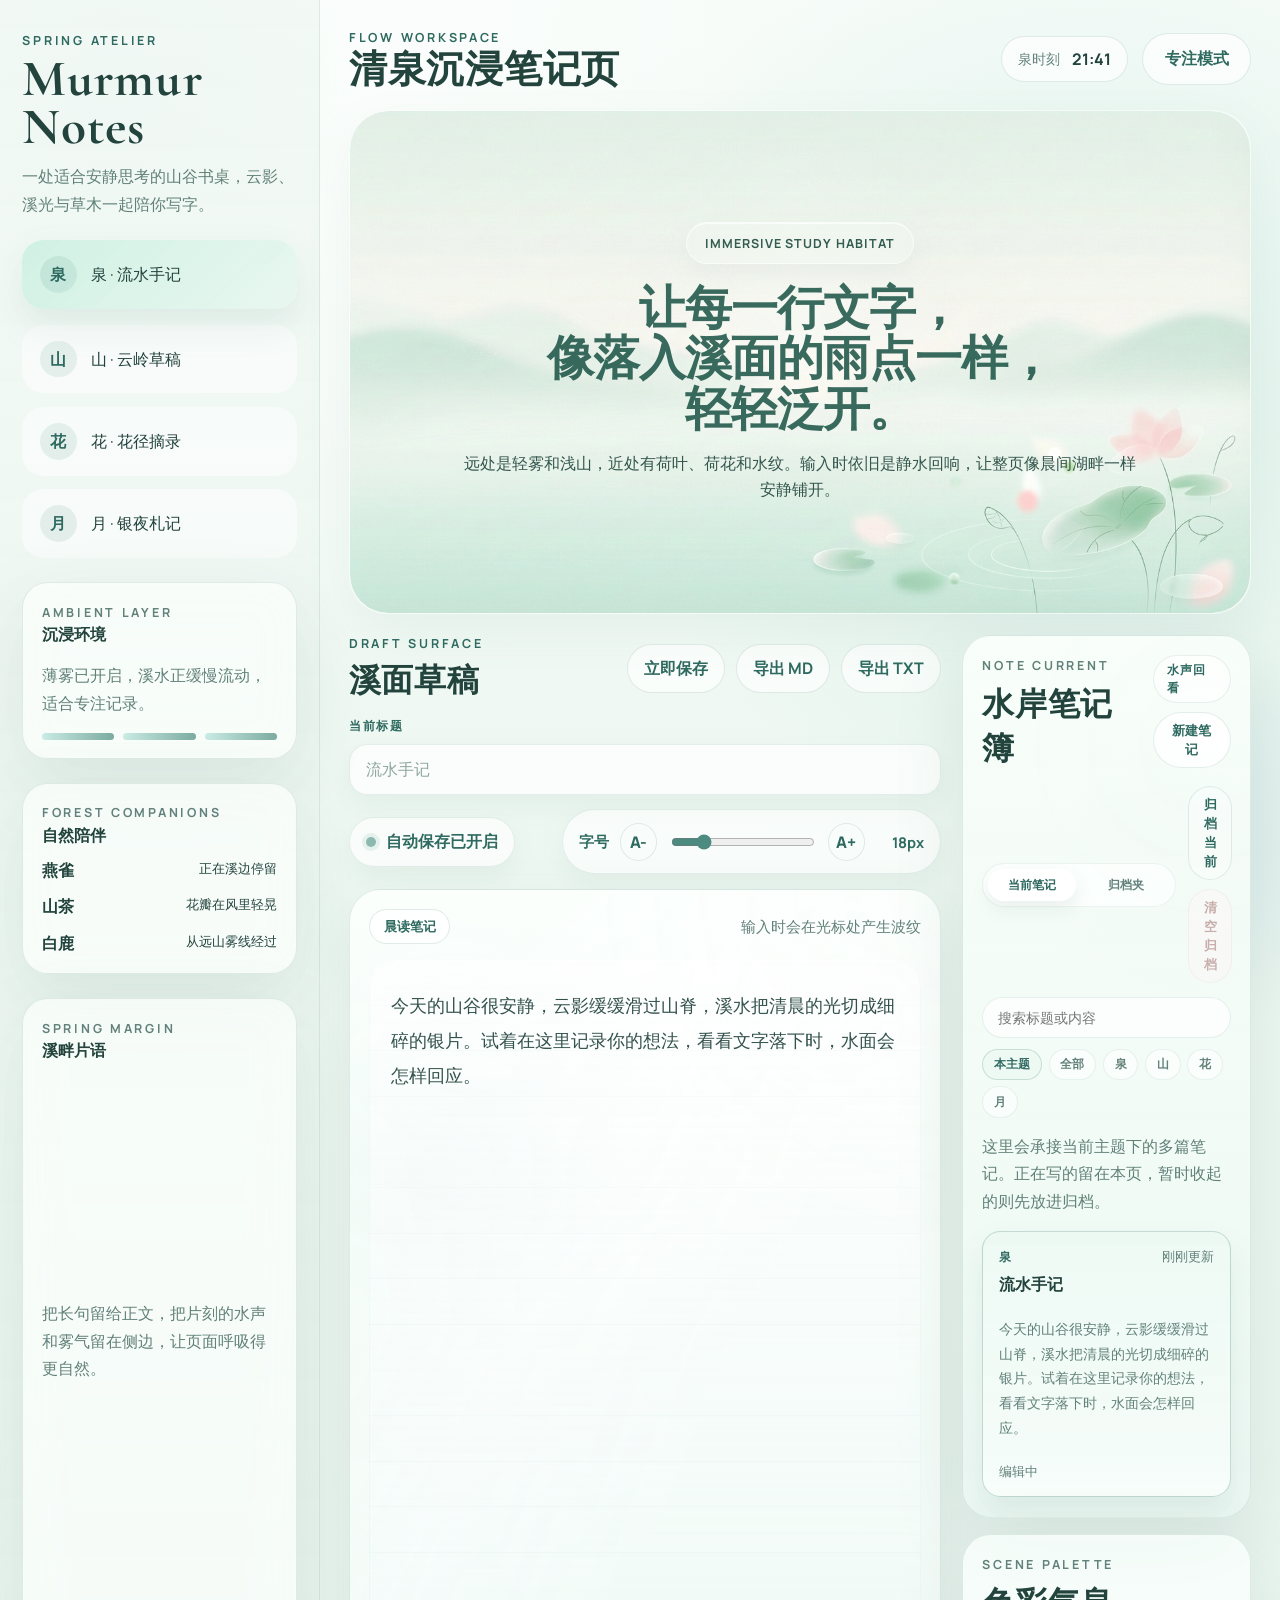
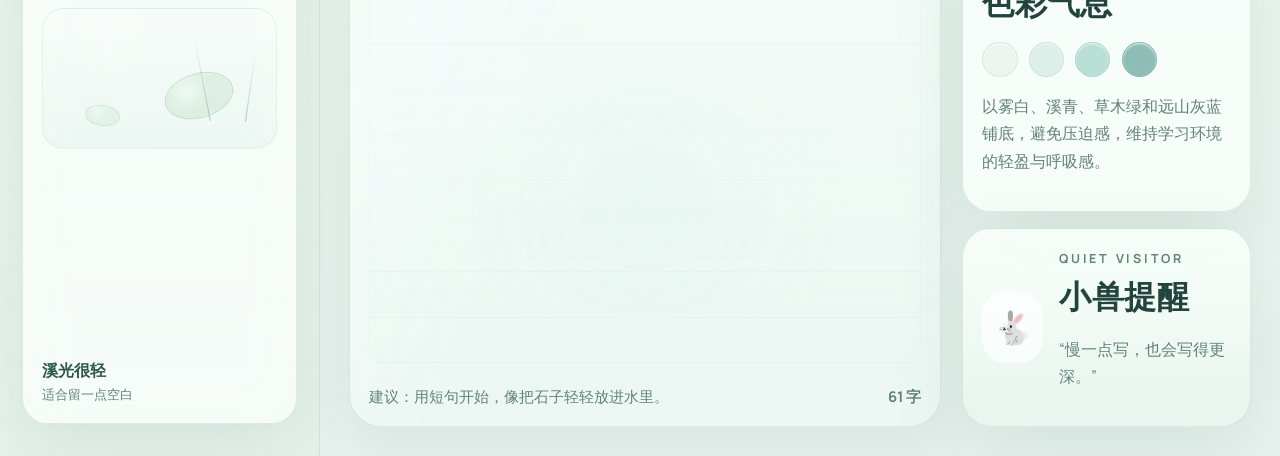
<file: index.html>
<!DOCTYPE html>
<html lang="zh-CN">
<head>
  <meta charset="UTF-8">
  <meta name="viewport" content="width=device-width, initial-scale=1.0">
  <title>山溪笔记工作区</title>
  <link rel="preconnect" href="https://fonts.googleapis.com">
  <link rel="preconnect" href="https://fonts.gstatic.com" crossorigin>
  <link href="https://fonts.googleapis.com/css2?family=Cormorant+Garamond:wght@500;600;700&family=Manrope:wght@400;500;600;700&display=swap" rel="stylesheet">
  <link rel="stylesheet" href="./styles.css">
</head>
<body>
  <div class="app-shell">
    <aside class="sidebar">
      <div class="brand-block">
        <p class="eyebrow">Spring Atelier</p>
        <h1>Murmur Notes</h1>
        <p class="brand-copy">一处适合安静思考的山谷书桌，云影、溪光与草木一起陪你写字。</p>
      </div>

      <nav class="sidebar-nav" aria-label="主导航">
        <a class="nav-item active" href="./index.html" aria-current="page">
          <span class="nav-icon">泉</span>
          <span>泉 · 流水手记</span>
        </a>
        <a class="nav-item" href="./mountain.html">
          <span class="nav-icon">山</span>
          <span>山 · 云岭草稿</span>
        </a>
        <a class="nav-item" href="./flower.html">
          <span class="nav-icon">花</span>
          <span>花 · 花径摘录</span>
        </a>
        <a class="nav-item" href="./moon.html">
          <span class="nav-icon">月</span>
          <span>月 · 银夜札记</span>
        </a>
      </nav>

      <section class="sidebar-card ambient-card">
        <div class="card-head">
          <p class="eyebrow">Ambient Layer</p>
          <strong>沉浸环境</strong>
        </div>
        <p>薄雾已开启，溪水正缓慢流动，适合专注记录。</p>
        <div class="ambient-meter" aria-hidden="true">
          <span></span>
          <span></span>
          <span></span>
        </div>
      </section>

      <section class="sidebar-card companions-card">
        <div class="card-head">
          <p class="eyebrow">Forest Companions</p>
          <strong>自然陪伴</strong>
        </div>
        <ul class="companion-list">
          <li><span>燕雀</span><small>正在溪边停留</small></li>
          <li><span>山茶</span><small>花瓣在风里轻晃</small></li>
          <li><span>白鹿</span><small>从远山雾线经过</small></li>
        </ul>
      </section>

      <section class="sidebar-card sidebar-scene-card">
        <div class="card-head">
          <p class="eyebrow">Spring Margin</p>
          <strong>溪畔片语</strong>
        </div>
        <p>把长句留给正文，把片刻的水声和雾气留在侧边，让页面呼吸得更自然。</p>
        <div class="scene-card-visual" aria-hidden="true">
          <div class="scene-ripple ripple-a"></div>
          <div class="scene-ripple ripple-b"></div>
          <div class="scene-leaf leaf-a"></div>
          <div class="scene-leaf leaf-b"></div>
          <div class="scene-reed reed-a"></div>
          <div class="scene-reed reed-b"></div>
        </div>
        <div class="scene-note">
          <span>溪光很轻</span>
          <small>适合留一点空白</small>
        </div>
      </section>
    </aside>

    <main class="workspace">
      <header class="topbar">
        <div>
          <p class="eyebrow">Flow Workspace</p>
          <h2>清泉沉浸笔记页</h2>
        </div>
        <div class="topbar-actions">
          <div class="time-pill">
            <span>泉时刻</span>
            <strong id="clock">--:--</strong>
          </div>
          <button class="pill-button" type="button">专注模式</button>
        </div>
      </header>

      <section class="hero-panel hero-panel-image spring-hero-image">
        <img
          class="hero-reference-art"
          src="./index1.png"
          alt="泉主题头图：浅雾湖面、远山与右下角荷塘的沉浸式学习栖居画面"
        >
        <div class="hero-backdrop" aria-hidden="true">
          <div class="spring-eye"></div>
          <div class="lake-glow"></div>
          <div class="water-reflection"></div>
          <div class="far-ridge ridge-a"></div>
          <div class="far-ridge ridge-b"></div>
          <div class="far-ridge ridge-c"></div>
          <div class="lake-sheet"></div>
          <div class="water-band water-band-a"></div>
          <div class="water-band water-band-b"></div>
          <div class="water-band water-band-c"></div>
          <div class="water-band water-band-d"></div>
          <div class="shore-mist shore-mist-a"></div>
          <div class="shore-mist shore-mist-b"></div>
          <div class="shore-mist shore-mist-c"></div>
          <div class="lotus-pad lotus-pad-a"></div>
          <div class="lotus-pad lotus-pad-b"></div>
          <div class="lotus-pad lotus-pad-c"></div>
          <div class="lotus-flower lotus-flower-a lotus-flower-open" aria-hidden="true">
            <span class="petal petal-1"></span>
            <span class="petal petal-2"></span>
            <span class="petal petal-3"></span>
            <span class="petal petal-4"></span>
            <span class="petal petal-5"></span>
            <span class="petal petal-6"></span>
            <span class="lotus-core"></span>
          </div>
          <div class="lotus-flower lotus-flower-b lotus-flower-half" aria-hidden="true">
            <span class="petal petal-1"></span>
            <span class="petal petal-2"></span>
            <span class="petal petal-3"></span>
            <span class="petal petal-4"></span>
            <span class="lotus-core"></span>
          </div>
          <div class="lotus-flower lotus-flower-c" aria-hidden="true"></div>
          <div class="reeds reeds-a"></div>
          <div class="reeds reeds-b"></div>
          <div class="bird bird-a"></div>
          <div class="bird bird-b"></div>
        </div>

        <div class="hero-copy">
          <p class="eyebrow">Immersive Study Habitat</p>
          <h3>
            <span>让每一行文字，</span>
            <span>像落入溪面的雨点一样，</span>
            <span>轻轻泛开。</span>
          </h3>
          <p>远处是轻雾和浅山，近处有荷叶、荷花和水纹。输入时依旧是静水回响，让整页像晨间湖畔一样安静铺开。</p>
        </div>
      </section>

      <section class="content-grid">
        <section class="editor-panel">
          <div class="panel-head">
            <div>
              <p class="eyebrow">Draft Surface</p>
              <h3>溪面草稿</h3>
            </div>
            <div class="panel-tools" aria-label="编辑操作">
              <button id="saveNoteBtn" type="button">立即保存</button>
              <button id="exportMarkdownBtn" type="button">导出 MD</button>
              <button id="exportTextBtn" type="button">导出 TXT</button>
            </div>
          </div>

          <div class="note-title-bar">
            <label class="note-title-label" for="noteTitleInput">当前标题</label>
            <input class="note-title-input" id="noteTitleInput" type="text" maxlength="40" placeholder="流水手记">
          </div>

          <div class="editor-controls" aria-label="编辑设置">
            <div class="workspace-meta">
              <div class="save-state" id="saveState" data-state="saved">
                <span class="save-dot" aria-hidden="true"></span>
                <strong id="saveStateText">自动保存已开启</strong>
              </div>
            </div>
            <div class="font-size-control">
              <span class="control-label">字号</span>
              <button class="size-button" id="decreaseFont" type="button" aria-label="减小字号">A-</button>
              <input
                class="size-slider"
                id="fontSizeSlider"
                type="range"
                min="16"
                max="26"
                step="1"
                value="18"
                aria-label="调整编辑区字号"
              >
              <button class="size-button" id="increaseFont" type="button" aria-label="增大字号">A+</button>
              <strong class="size-value" id="fontSizeValue">18px</strong>
            </div>
          </div>

          <div class="editor-wrap" id="editorWrap">
            <div class="water-sheen" aria-hidden="true"></div>
            <div class="editor-header">
              <span class="tag">晨读笔记</span>
              <span class="hint">输入时会在光标处产生波纹</span>
            </div>
            <div
              class="editor"
              id="editor"
              contenteditable="true"
              spellcheck="false"
              aria-label="笔记编辑区"
            >今天的山谷很安静，云影缓缓滑过山脊，溪水把清晨的光切成细碎的银片。试着在这里记录你的想法，看看文字落下时，水面会怎样回应。</div>
            <div class="editor-footer">
              <span>建议：用短句开始，像把石子轻轻放进水里。</span>
              <strong id="charCount">52 字</strong>
            </div>
            <div class="ripple-layer" id="rippleLayer" aria-hidden="true"></div>
          </div>
        </section>

        <aside class="insight-column">
          <article class="floating-card note-hub-card">
            <div class="note-hub-head">
              <div>
                <p class="eyebrow">Note Current</p>
                <h3>水岸笔记簿</h3>
              </div>
              <div class="note-hub-actions">
                <span class="note-hub-chip">水声回看</span>
                <button class="note-hub-action" id="newNoteBtn" type="button">新建笔记</button>
              </div>
            </div>
            <p class="note-hub-copy">这里会承接当前主题下的多篇笔记。先把它安放进页面，下一步再接入新建、切换和归档。</p>
            <div class="note-hub-toolbar">
              <div class="note-view-toggle" aria-label="笔记视图">
                <button class="note-view-button is-active" id="activeViewBtn" type="button">当前笔记</button>
                <button class="note-view-button" id="archivedViewBtn" type="button">归档夹</button>
              </div>
              <div class="note-hub-toolbar-actions">
                <button class="note-hub-action note-hub-action-secondary" id="archiveNoteBtn" type="button">归档当前</button>
                <button class="note-hub-action note-hub-action-danger" id="clearArchivedBtn" type="button">清空归档</button>
              </div>
            </div>
            <div class="note-hub-search">
              <input class="note-search-input" id="noteSearchInput" type="search" placeholder="搜索标题或内容" autocomplete="off" aria-label="搜索笔记">
              <div class="note-theme-filter" aria-label="主题筛选">
                <button class="note-theme-filter__button is-active" type="button" data-theme-filter="current">本主题</button>
                <button class="note-theme-filter__button" type="button" data-theme-filter="all">全部</button>
                <button class="note-theme-filter__button" type="button" data-theme-filter="spring">泉</button>
                <button class="note-theme-filter__button" type="button" data-theme-filter="mountain">山</button>
                <button class="note-theme-filter__button" type="button" data-theme-filter="flower">花</button>
                <button class="note-theme-filter__button" type="button" data-theme-filter="moon">月</button>
              </div>
            </div>
            <p class="note-hub-copy">这里会承接当前主题下的多篇笔记。正在写的留在本页，暂时收起的则先放进归档。</p>
            <div class="note-list-host" id="noteListHost">
              <div class="note-list__empty" data-note-list-empty="true">
                <strong class="note-list__empty-title">还没有更多笔记</strong>
                <p class="note-list__empty-text">Day 4 接入交互后，这里会显示最近写过的草稿、水岸摘句和已恢复的本地记录。</p>
              </div>
            </div>
          </article>

          <article class="floating-card palette-card">
            <p class="eyebrow">Scene Palette</p>
            <h3>色彩气息</h3>
            <div class="swatches" aria-hidden="true">
              <span style="--swatch:#edf5ef;"></span>
              <span style="--swatch:#dcefe9;"></span>
              <span style="--swatch:#badfd6;"></span>
              <span style="--swatch:#8dbdb5;"></span>
            </div>
            <p>以雾白、溪青、草木绿和远山灰蓝铺底，避免压迫感，维持学习环境的轻盈与呼吸感。</p>
          </article>

          <article class="floating-card creature-card">
            <div class="creature-mark" aria-hidden="true">🐇</div>
            <div>
              <p class="eyebrow">Quiet Visitor</p>
              <h3>小兽提醒</h3>
              <p>“慢一点写，也会写得更深。”</p>
            </div>
          </article>
        </aside>
      </section>
    </main>
  </div>

  <script src="./scripts/theme-config.js"></script>
  <script src="./scripts/note-model.js"></script>
  <script src="./scripts/storage-indexeddb.js"></script>
  <script src="./scripts/storage-fallback.js"></script>
  <script src="./scripts/notes-repository.js"></script>
  <script src="./scripts/notes-migration.js"></script>
  <script src="./scripts/app-init.js"></script>
  <script src="./scripts/ui-save-state.js"></script>
  <script src="./scripts/ui-note-list.js"></script>
  <script src="./scripts/notes-search.js"></script>
  <script src="./scripts/note-page-core.js"></script>
  <script src="./script.js"></script>
</body>
</html>
</file>
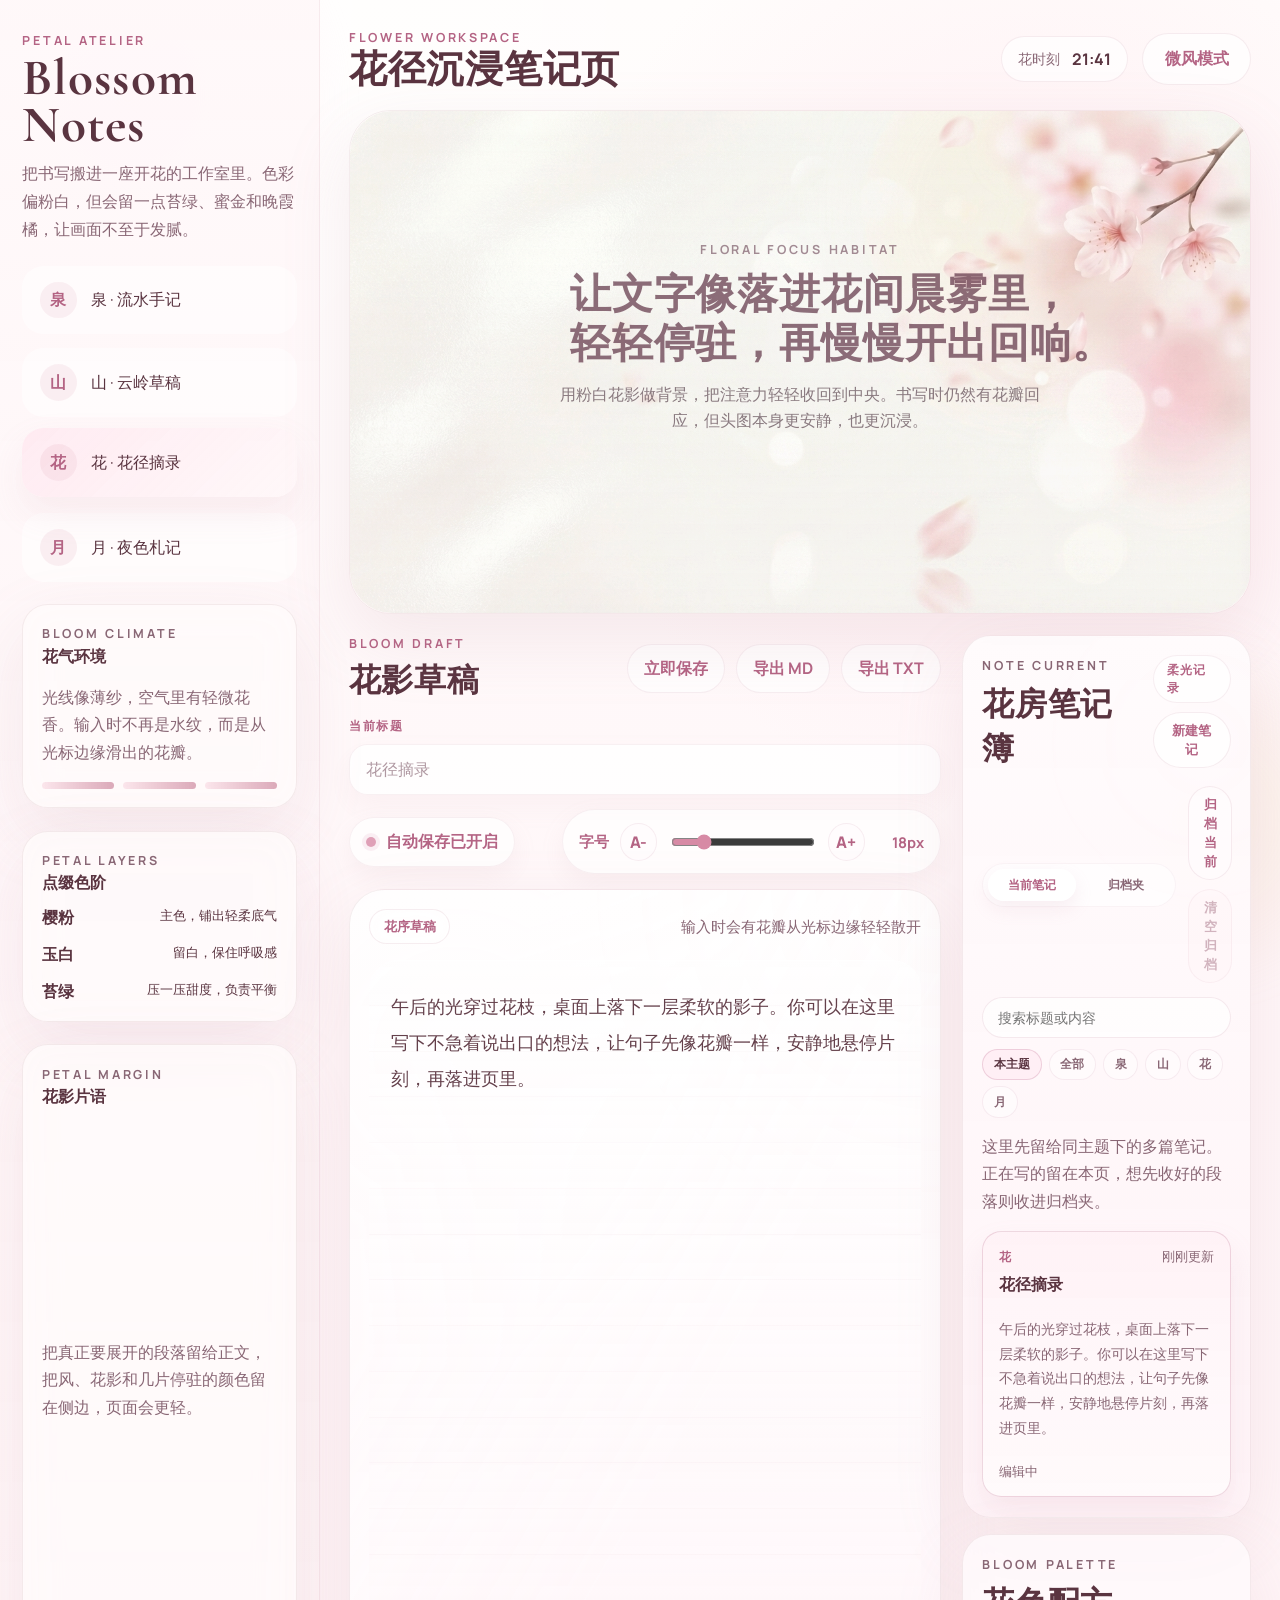
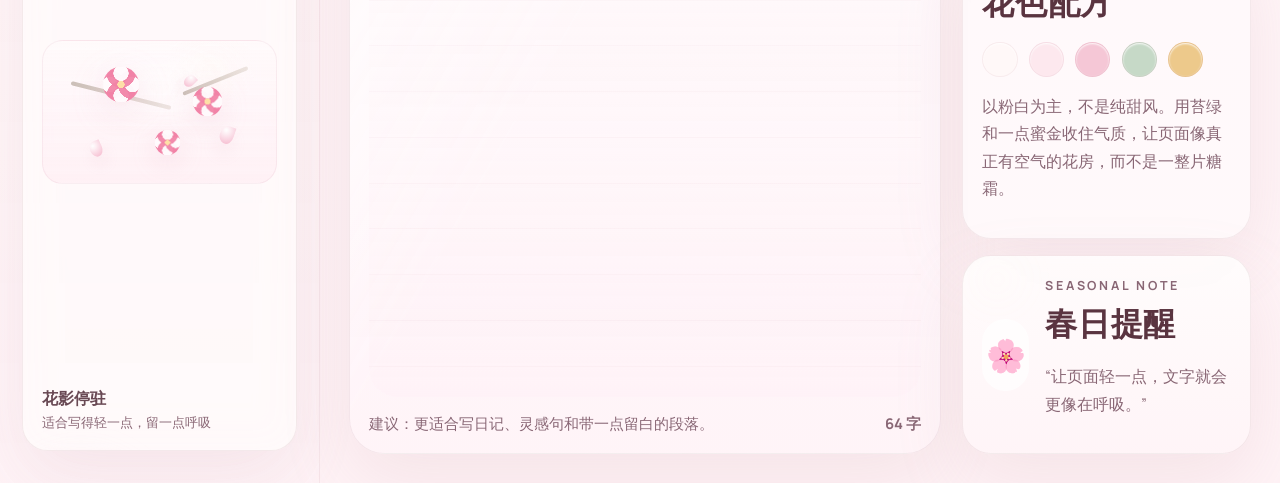
<file: flower.html>
<!DOCTYPE html>
<html lang="zh-CN">
<head>
  <meta charset="UTF-8">
  <meta name="viewport" content="width=device-width, initial-scale=1.0">
  <title>花径笔记工作区</title>
  <link rel="preconnect" href="https://fonts.googleapis.com">
  <link rel="preconnect" href="https://fonts.gstatic.com" crossorigin>
  <link href="https://fonts.googleapis.com/css2?family=Cormorant+Garamond:wght@500;600;700&family=Manrope:wght@400;500;600;700&display=swap" rel="stylesheet">
  <link rel="stylesheet" href="./flower.css">
</head>
<body>
  <div class="flower-shell">
    <aside class="flower-sidebar">
      <div class="brand-block">
        <p class="eyebrow">Petal Atelier</p>
        <h1>Blossom Notes</h1>
        <p class="brand-copy">把书写搬进一座开花的工作室里。色彩偏粉白，但会留一点苔绿、蜜金和晚霞橘，让画面不至于发腻。</p>
      </div>

      <nav class="sidebar-nav" aria-label="主题导航">
        <a class="nav-item" href="./index.html">
          <span class="nav-icon">泉</span>
          <span>泉 · 流水手记</span>
        </a>
        <a class="nav-item" href="./mountain.html">
          <span class="nav-icon">山</span>
          <span>山 · 云岭草稿</span>
        </a>
        <a class="nav-item active" href="./flower.html" aria-current="page">
          <span class="nav-icon">花</span>
          <span>花 · 花径摘录</span>
        </a>
        <a class="nav-item" href="./moon.html">
          <span class="nav-icon">月</span>
          <span>月 · 夜色札记</span>
        </a>
      </nav>

      <section class="sidebar-card ambient-card">
        <div class="card-head">
          <p class="eyebrow">Bloom Climate</p>
          <strong>花气环境</strong>
        </div>
        <p>光线像薄纱，空气里有轻微花香。输入时不再是水纹，而是从光标边缘滑出的花瓣。</p>
        <div class="blush-meter" aria-hidden="true">
          <span></span>
          <span></span>
          <span></span>
        </div>
      </section>

      <section class="sidebar-card companions-card">
        <div class="card-head">
          <p class="eyebrow">Petal Layers</p>
          <strong>点缀色阶</strong>
        </div>
        <ul class="companion-list">
          <li><span>樱粉</span><small>主色，铺出轻柔底气</small></li>
          <li><span>玉白</span><small>留白，保住呼吸感</small></li>
          <li><span>苔绿</span><small>压一压甜度，负责平衡</small></li>
        </ul>
      </section>

      <section class="sidebar-card sidebar-scene-card">
        <div class="card-head">
          <p class="eyebrow">Petal Margin</p>
          <strong>花影片语</strong>
        </div>
        <p>把真正要展开的段落留给正文，把风、花影和几片停驻的颜色留在侧边，页面会更轻。</p>
        <div class="scene-card-visual" aria-hidden="true">
          <div class="scene-haze"></div>
          <div class="scene-branch branch-a"></div>
          <div class="scene-branch branch-b"></div>
          <div class="scene-bloom bloom-a"></div>
          <div class="scene-bloom bloom-b"></div>
          <div class="scene-bloom bloom-c"></div>
          <div class="scene-petal petal-a"></div>
          <div class="scene-petal petal-b"></div>
          <div class="scene-petal petal-c"></div>
        </div>
        <div class="scene-note">
          <span>花影停驻</span>
          <small>适合写得轻一点，留一点呼吸</small>
        </div>
      </section>
    </aside>

    <main class="flower-workspace">
      <header class="topbar">
        <div>
          <p class="eyebrow">Flower Workspace</p>
          <h2>花径沉浸笔记页</h2>
        </div>
        <div class="topbar-actions">
          <div class="time-pill">
            <span>花时刻</span>
            <strong id="clock">--:--</strong>
          </div>
          <button class="pill-button" type="button">微风模式</button>
        </div>
      </header>

      <section class="hero-panel hero-panel-image flower-hero-image">
        <img
          class="hero-reference-art"
          src="./flower.png"
          alt="花主题头图：粉白花影、柔雾与沉浸式笔记场景"
        >
        <div class="hero-backdrop" aria-hidden="true">
          <div class="blossom-cloud blossom-a"></div>
          <div class="blossom-cloud blossom-b"></div>
          <div class="branch branch-a"></div>
          <div class="branch branch-b"></div>
          <div class="petal-drift drift-a"></div>
          <div class="petal-drift drift-b"></div>
          <div class="petal-drift drift-c"></div>
          <div class="pollen pollen-a"></div>
          <div class="pollen pollen-b"></div>
          <div class="pollen pollen-c"></div>
        </div>

        <div class="hero-copy">
          <p class="eyebrow">Floral Focus Habitat</p>
          <h3>
            <span>让文字像落进花间晨雾里，</span>
            <span>轻轻停驻，再慢慢开出回响。</span>
          </h3>
          <p>用粉白花影做背景，把注意力轻轻收回到中央。书写时仍然有花瓣回应，但头图本身更安静，也更沉浸。</p>
        </div>
      </section>

      <section class="content-grid">
        <section class="editor-panel">
          <div class="panel-head">
            <div>
              <p class="eyebrow">Bloom Draft</p>
              <h3>花影草稿</h3>
            </div>
            <div class="panel-tools" aria-label="编辑操作">
              <button id="saveNoteBtn" type="button">立即保存</button>
              <button id="exportMarkdownBtn" type="button">导出 MD</button>
              <button id="exportTextBtn" type="button">导出 TXT</button>
            </div>
          </div>

          <div class="note-title-bar">
            <label class="note-title-label" for="noteTitleInput">当前标题</label>
            <input class="note-title-input" id="noteTitleInput" type="text" maxlength="40" placeholder="花径摘录">
          </div>

          <div class="editor-controls" aria-label="编辑设置">
            <div class="workspace-meta">
              <div class="save-state" id="saveState" data-state="saved">
                <span class="save-dot" aria-hidden="true"></span>
                <strong id="saveStateText">自动保存已开启</strong>
              </div>
            </div>
            <div class="font-size-control">
              <span class="control-label">字号</span>
              <button class="size-button" id="decreaseFont" type="button" aria-label="减小字号">A-</button>
              <input
                class="size-slider"
                id="fontSizeSlider"
                type="range"
                min="16"
                max="26"
                step="1"
                value="18"
                aria-label="调整编辑区字号"
              >
              <button class="size-button" id="increaseFont" type="button" aria-label="增大字号">A+</button>
              <strong class="size-value" id="fontSizeValue">18px</strong>
            </div>
          </div>

          <div class="editor-wrap" id="editorWrap">
            <div class="petal-sheen" aria-hidden="true"></div>
            <div class="editor-header">
              <span class="tag">花序草稿</span>
              <span class="hint">输入时会有花瓣从光标边缘轻轻散开</span>
            </div>
            <div
              class="editor"
              id="editor"
              contenteditable="true"
              spellcheck="false"
              aria-label="花主题笔记编辑区"
            >午后的光穿过花枝，桌面上落下一层柔软的影子。你可以在这里写下不急着说出口的想法，让句子先像花瓣一样，安静地悬停片刻，再落进页里。</div>
            <div class="editor-footer">
              <span>建议：更适合写日记、灵感句和带一点留白的段落。</span>
              <strong id="charCount">59 字</strong>
            </div>
            <div class="petal-layer" id="petalLayer" aria-hidden="true"></div>
          </div>
        </section>

        <aside class="insight-column">
          <article class="floating-card note-hub-card">
            <div class="note-hub-head">
              <div>
                <p class="eyebrow">Note Current</p>
                <h3>花房笔记簿</h3>
              </div>
              <div class="note-hub-actions">
                <span class="note-hub-chip">柔光记录</span>
                <button class="note-hub-action" id="newNoteBtn" type="button">新建笔记</button>
              </div>
            </div>
            <p class="note-hub-copy">这里先留给同主题下的多篇笔记。下一步接入真实列表后，它会像花架一样把最近写过的段落轻轻托起来。</p>
            <div class="note-hub-toolbar">
              <div class="note-view-toggle" aria-label="笔记视图">
                <button class="note-view-button is-active" id="activeViewBtn" type="button">当前笔记</button>
                <button class="note-view-button" id="archivedViewBtn" type="button">归档夹</button>
              </div>
              <div class="note-hub-toolbar-actions">
                <button class="note-hub-action note-hub-action-secondary" id="archiveNoteBtn" type="button">归档当前</button>
                <button class="note-hub-action note-hub-action-danger" id="clearArchivedBtn" type="button">清空归档</button>
              </div>
            </div>
            <div class="note-hub-search">
              <input class="note-search-input" id="noteSearchInput" type="search" placeholder="搜索标题或内容" autocomplete="off" aria-label="搜索笔记">
              <div class="note-theme-filter" aria-label="主题筛选">
                <button class="note-theme-filter__button is-active" type="button" data-theme-filter="current">本主题</button>
                <button class="note-theme-filter__button" type="button" data-theme-filter="all">全部</button>
                <button class="note-theme-filter__button" type="button" data-theme-filter="spring">泉</button>
                <button class="note-theme-filter__button" type="button" data-theme-filter="mountain">山</button>
                <button class="note-theme-filter__button" type="button" data-theme-filter="flower">花</button>
                <button class="note-theme-filter__button" type="button" data-theme-filter="moon">月</button>
              </div>
            </div>
            <p class="note-hub-copy">这里先留给同主题下的多篇笔记。正在写的留在本页，想先收好的段落则收进归档夹。</p>
            <div class="note-list-host" id="noteListHost">
              <div class="note-list__empty" data-note-list-empty="true">
                <strong class="note-list__empty-title">还没有更多花页</strong>
                <p class="note-list__empty-text">Day 4 接入交互后，这里会显示晨间摘录、灵感片段和刚刚恢复的本地草稿。</p>
              </div>
            </div>
          </article>

          <article class="floating-card palette-card">
            <p class="eyebrow">Bloom Palette</p>
            <h3>花色配方</h3>
            <div class="swatches" aria-hidden="true">
              <span style="--swatch:#fff8f8;"></span>
              <span style="--swatch:#fde8ee;"></span>
              <span style="--swatch:#f5c7d6;"></span>
              <span style="--swatch:#c6d9c7;"></span>
              <span style="--swatch:#edc98b;"></span>
            </div>
            <p>以粉白为主，不是纯甜风。用苔绿和一点蜜金收住气质，让页面像真正有空气的花房，而不是一整片糖霜。</p>
          </article>

          <article class="floating-card creature-card">
            <div class="creature-mark" aria-hidden="true">🌸</div>
            <div>
              <p class="eyebrow">Seasonal Note</p>
              <h3>春日提醒</h3>
              <p>“让页面轻一点，文字就会更像在呼吸。”</p>
            </div>
          </article>
        </aside>
      </section>
    </main>
  </div>

  <script src="./scripts/theme-config.js"></script>
  <script src="./scripts/note-model.js"></script>
  <script src="./scripts/storage-indexeddb.js"></script>
  <script src="./scripts/storage-fallback.js"></script>
  <script src="./scripts/notes-repository.js"></script>
  <script src="./scripts/notes-migration.js"></script>
  <script src="./scripts/app-init.js"></script>
  <script src="./scripts/ui-save-state.js"></script>
  <script src="./scripts/ui-note-list.js"></script>
  <script src="./scripts/notes-search.js"></script>
  <script src="./scripts/note-page-core.js"></script>
  <script src="./flower.js"></script>
</body>
</html>
</file>
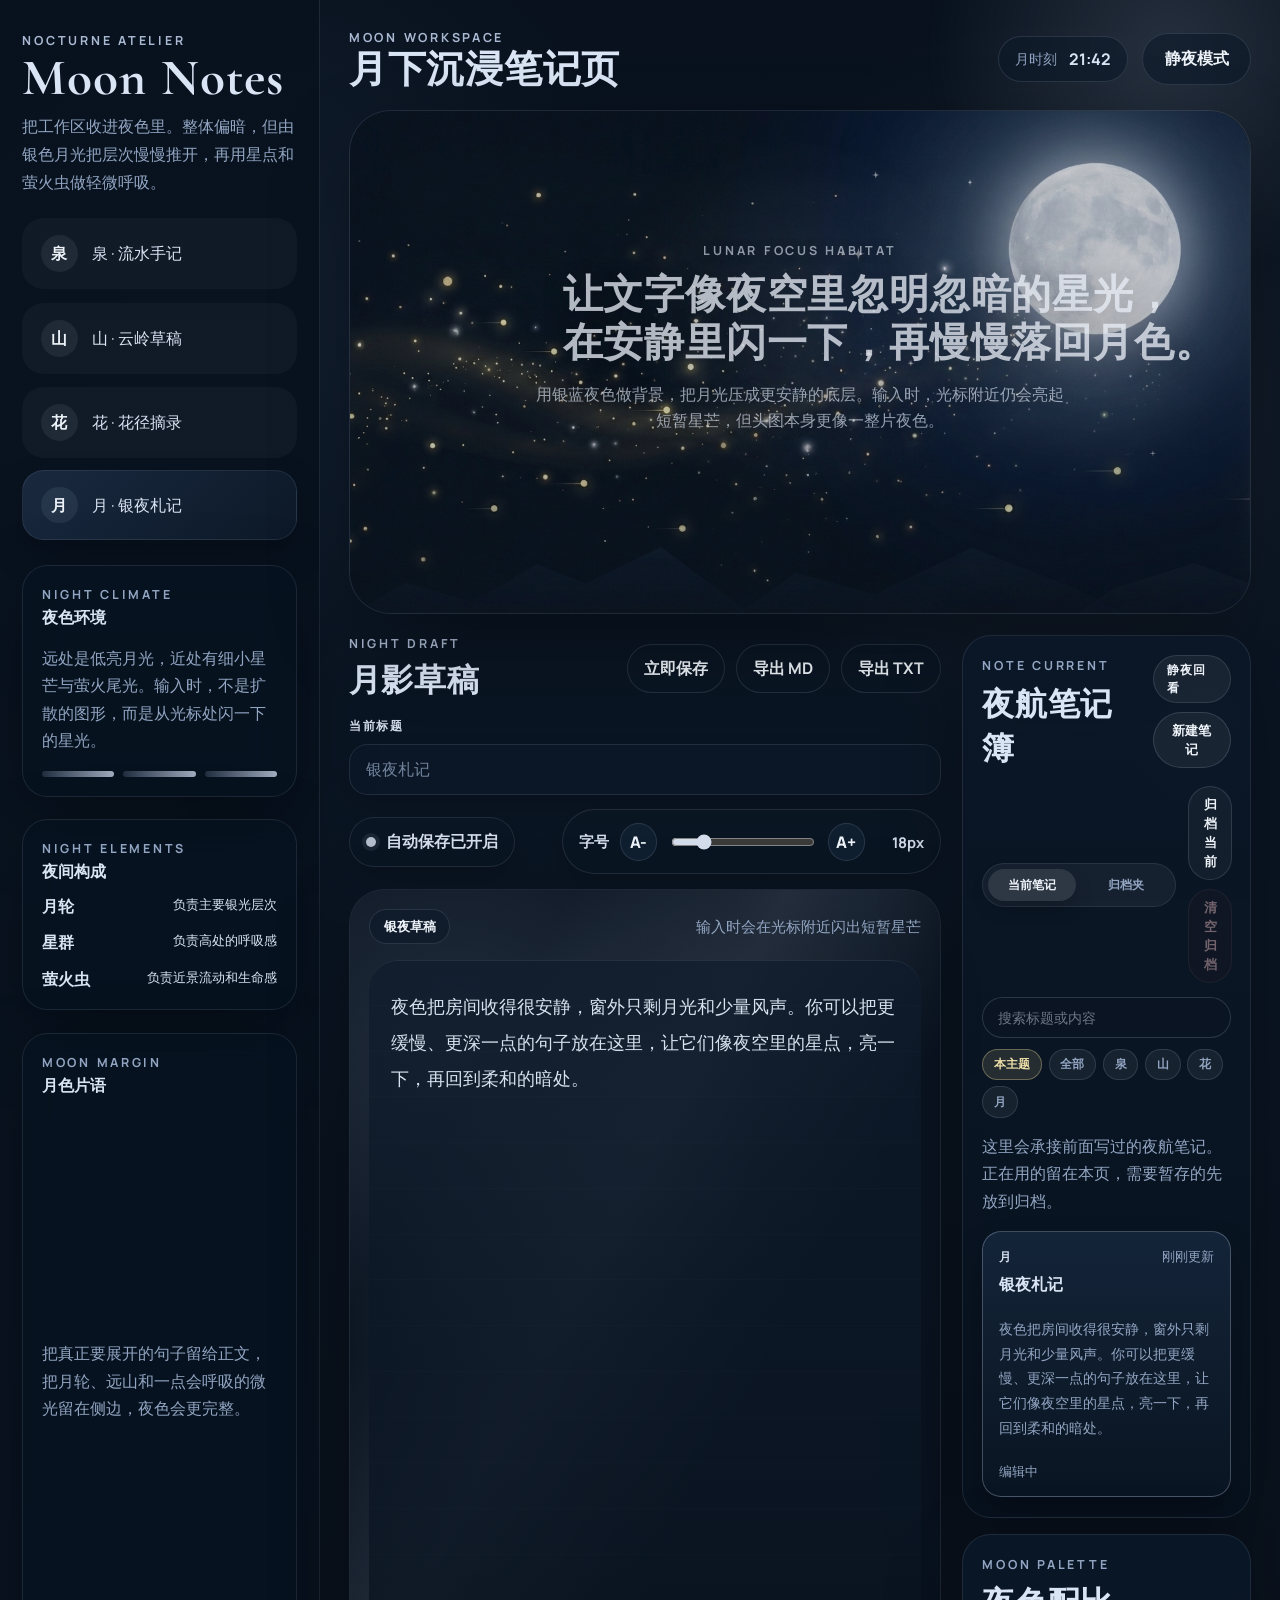
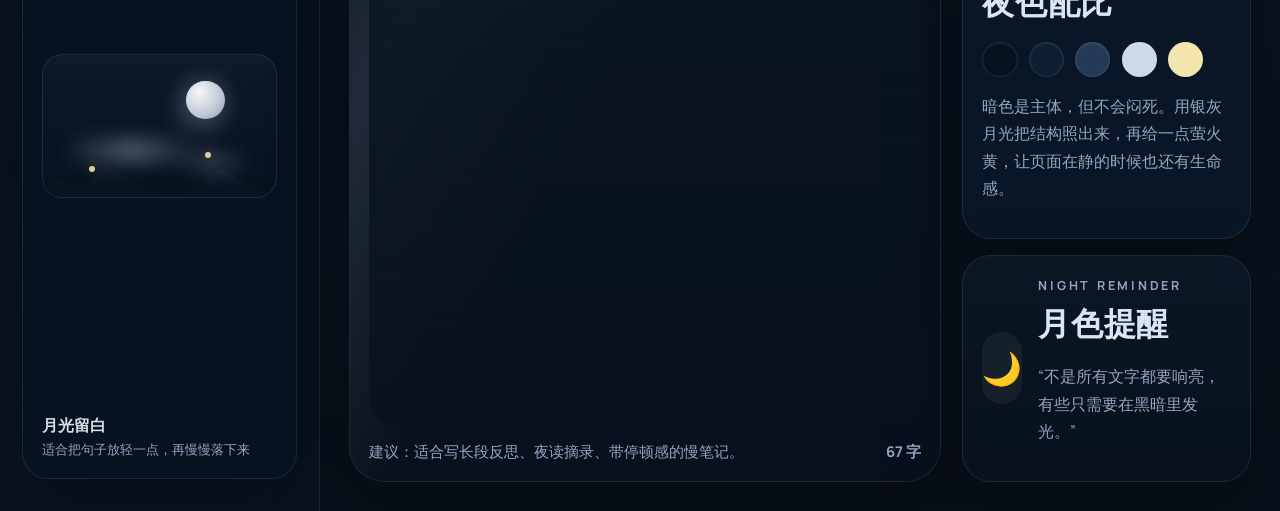
<file: moon.html>
<!DOCTYPE html>
<html lang="zh-CN">
<head>
  <meta charset="UTF-8">
  <meta name="viewport" content="width=device-width, initial-scale=1.0">
  <title>月夜笔记工作区</title>
  <link rel="preconnect" href="https://fonts.googleapis.com">
  <link rel="preconnect" href="https://fonts.gstatic.com" crossorigin>
  <link href="https://fonts.googleapis.com/css2?family=Cormorant+Garamond:wght@500;600;700&family=Manrope:wght@400;500;600;700&display=swap" rel="stylesheet">
  <link rel="stylesheet" href="./moon.css">
</head>
<body>
  <div class="moon-shell">
    <aside class="moon-sidebar">
      <div class="brand-block">
        <p class="eyebrow">Nocturne Atelier</p>
        <h1>Moon Notes</h1>
        <p class="brand-copy">把工作区收进夜色里。整体偏暗，但由银色月光把层次慢慢推开，再用星点和萤火虫做轻微呼吸。</p>
      </div>

      <nav class="sidebar-nav" aria-label="主题导航">
        <a class="nav-item" href="./index.html">
          <span class="nav-icon">泉</span>
          <span>泉 · 流水手记</span>
        </a>
        <a class="nav-item" href="./mountain.html">
          <span class="nav-icon">山</span>
          <span>山 · 云岭草稿</span>
        </a>
        <a class="nav-item" href="./flower.html">
          <span class="nav-icon">花</span>
          <span>花 · 花径摘录</span>
        </a>
        <a class="nav-item active" href="./moon.html" aria-current="page">
          <span class="nav-icon">月</span>
          <span>月 · 银夜札记</span>
        </a>
      </nav>

      <section class="sidebar-card ambient-card">
        <div class="card-head">
          <p class="eyebrow">Night Climate</p>
          <strong>夜色环境</strong>
        </div>
        <p>远处是低亮月光，近处有细小星芒与萤火尾光。输入时，不是扩散的图形，而是从光标处闪一下的星光。</p>
        <div class="night-meter" aria-hidden="true">
          <span></span>
          <span></span>
          <span></span>
        </div>
      </section>

      <section class="sidebar-card companions-card">
        <div class="card-head">
          <p class="eyebrow">Night Elements</p>
          <strong>夜间构成</strong>
        </div>
        <ul class="companion-list">
          <li><span>月轮</span><small>负责主要银光层次</small></li>
          <li><span>星群</span><small>负责高处的呼吸感</small></li>
          <li><span>萤火虫</span><small>负责近景流动和生命感</small></li>
        </ul>
      </section>

      <section class="sidebar-card sidebar-scene-card">
        <div class="card-head">
          <p class="eyebrow">Moon Margin</p>
          <strong>月色片语</strong>
        </div>
        <p>把真正要展开的句子留给正文，把月轮、远山和一点会呼吸的微光留在侧边，夜色会更完整。</p>
        <div class="scene-card-visual" aria-hidden="true">
          <div class="scene-aura"></div>
          <div class="scene-moon"></div>
          <div class="scene-ridge ridge-a"></div>
          <div class="scene-ridge ridge-b"></div>
          <div class="scene-cloud cloud-a"></div>
          <div class="scene-cloud cloud-b"></div>
          <div class="scene-firefly firefly-a"></div>
          <div class="scene-firefly firefly-b"></div>
        </div>
        <div class="scene-note">
          <span>月光留白</span>
          <small>适合把句子放轻一点，再慢慢落下来</small>
        </div>
      </section>
    </aside>

    <main class="moon-workspace">
      <header class="topbar">
        <div>
          <p class="eyebrow">Moon Workspace</p>
          <h2>月下沉浸笔记页</h2>
        </div>
        <div class="topbar-actions">
          <div class="time-pill">
            <span>月时刻</span>
            <strong id="clock">--:--</strong>
          </div>
          <button class="pill-button" type="button">静夜模式</button>
        </div>
      </header>

      <section class="hero-panel hero-panel-image moon-hero-image">
        <img
          class="hero-reference-art"
          src="./moon.png"
          alt="月主题头图：银蓝夜色、月光与沉浸式笔记场景"
        >
        <div class="hero-backdrop" aria-hidden="true">
          <div class="moon-glow"></div>
          <div class="moon-disc"></div>
          <div class="night-hill hill-a"></div>
          <div class="night-hill hill-b"></div>
          <div class="night-hill hill-c"></div>
          <div class="star star-a"></div>
          <div class="star star-b"></div>
          <div class="star star-c"></div>
          <div class="star star-d"></div>
          <div class="star star-e"></div>
          <div class="star star-f"></div>
          <div class="star star-g"></div>
          <div class="star star-h"></div>
          <div class="star star-i"></div>
          <div class="star star-j"></div>
          <div class="firefly firefly-a"></div>
          <div class="firefly firefly-b"></div>
          <div class="firefly firefly-c"></div>
          <div class="firefly firefly-d"></div>
          <div class="firefly firefly-e"></div>
          <div class="firefly firefly-f"></div>
        </div>

        <div class="hero-copy">
          <p class="eyebrow">Lunar Focus Habitat</p>
          <h3>
            <span>让文字像夜空里忽明忽暗的星光，</span>
            <span>在安静里闪一下，再慢慢落回月色。</span>
          </h3>
          <p>用银蓝夜色做背景，把月光压成更安静的底层。输入时，光标附近仍会亮起短暂星芒，但头图本身更像一整片夜色。</p>
        </div>
      </section>

      <section class="content-grid">
        <section class="editor-panel">
          <div class="panel-head">
            <div>
              <p class="eyebrow">Night Draft</p>
              <h3>月影草稿</h3>
            </div>
            <div class="panel-tools" aria-label="编辑操作">
              <button id="saveNoteBtn" type="button">立即保存</button>
              <button id="exportMarkdownBtn" type="button">导出 MD</button>
              <button id="exportTextBtn" type="button">导出 TXT</button>
            </div>
          </div>

          <div class="note-title-bar">
            <label class="note-title-label" for="noteTitleInput">当前标题</label>
            <input class="note-title-input" id="noteTitleInput" type="text" maxlength="40" placeholder="银夜札记">
          </div>

          <div class="editor-controls" aria-label="编辑设置">
            <div class="workspace-meta">
              <div class="save-state" id="saveState" data-state="saved">
                <span class="save-dot" aria-hidden="true"></span>
                <strong id="saveStateText">自动保存已开启</strong>
              </div>
            </div>
            <div class="font-size-control">
              <span class="control-label">字号</span>
              <button class="size-button" id="decreaseFont" type="button" aria-label="减小字号">A-</button>
              <input
                class="size-slider"
                id="fontSizeSlider"
                type="range"
                min="16"
                max="26"
                step="1"
                value="18"
                aria-label="调整编辑区字号"
              >
              <button class="size-button" id="increaseFont" type="button" aria-label="增大字号">A+</button>
              <strong class="size-value" id="fontSizeValue">18px</strong>
            </div>
          </div>

          <div class="editor-wrap" id="editorWrap">
            <div class="moon-sheen" aria-hidden="true"></div>
            <div class="editor-header">
              <span class="tag">银夜草稿</span>
              <span class="hint">输入时会在光标附近闪出短暂星芒</span>
            </div>
            <div
              class="editor"
              id="editor"
              contenteditable="true"
              spellcheck="false"
              aria-label="月主题笔记编辑区"
            >夜色把房间收得很安静，窗外只剩月光和少量风声。你可以把更缓慢、更深一点的句子放在这里，让它们像夜空里的星点，亮一下，再回到柔和的暗处。</div>
            <div class="editor-footer">
              <span>建议：适合写长段反思、夜读摘录、带停顿感的慢笔记。</span>
              <strong id="charCount">61 字</strong>
            </div>
            <div class="starlight-layer" id="starlightLayer" aria-hidden="true"></div>
          </div>
        </section>

        <aside class="insight-column">
          <article class="floating-card note-hub-card">
            <div class="note-hub-head">
              <div>
                <p class="eyebrow">Note Current</p>
                <h3>夜航笔记簿</h3>
              </div>
              <div class="note-hub-actions">
                <span class="note-hub-chip">静夜回看</span>
                <button class="note-hub-action" id="newNoteBtn" type="button">新建笔记</button>
              </div>
            </div>
            <p class="note-hub-copy">这里会放当前主题下最近编辑的几篇笔记，让夜读、复盘和慢写的内容不再只剩一页草稿。</p>
            <div class="note-hub-toolbar">
              <div class="note-view-toggle" aria-label="笔记视图">
                <button class="note-view-button is-active" id="activeViewBtn" type="button">当前笔记</button>
                <button class="note-view-button" id="archivedViewBtn" type="button">归档夹</button>
              </div>
              <div class="note-hub-toolbar-actions">
                <button class="note-hub-action note-hub-action-secondary" id="archiveNoteBtn" type="button">归档当前</button>
                <button class="note-hub-action note-hub-action-danger" id="clearArchivedBtn" type="button">清空归档</button>
              </div>
            </div>
            <div class="note-hub-search">
              <input class="note-search-input" id="noteSearchInput" type="search" placeholder="搜索标题或内容" autocomplete="off" aria-label="搜索笔记">
              <div class="note-theme-filter" aria-label="主题筛选">
                <button class="note-theme-filter__button is-active" type="button" data-theme-filter="current">本主题</button>
                <button class="note-theme-filter__button" type="button" data-theme-filter="all">全部</button>
                <button class="note-theme-filter__button" type="button" data-theme-filter="spring">泉</button>
                <button class="note-theme-filter__button" type="button" data-theme-filter="mountain">山</button>
                <button class="note-theme-filter__button" type="button" data-theme-filter="flower">花</button>
                <button class="note-theme-filter__button" type="button" data-theme-filter="moon">月</button>
              </div>
            </div>
            <p class="note-hub-copy">这里会承接前面写过的夜航笔记。正在用的留在本页，需要暂存的先放到归档。</p>
            <div class="note-list-host" id="noteListHost">
              <div class="note-list__empty" data-note-list-empty="true">
                <strong class="note-list__empty-title">夜色里还很安静</strong>
                <p class="note-list__empty-text">Day 4 接入交互后，这里会挂上最近编辑、恢复草稿和后续归档入口。</p>
              </div>
            </div>
          </article>

          <article class="floating-card palette-card">
            <p class="eyebrow">Moon Palette</p>
            <h3>夜色配比</h3>
            <div class="swatches" aria-hidden="true">
              <span style="--swatch:#07111e;"></span>
              <span style="--swatch:#0d1f31;"></span>
              <span style="--swatch:#243a56;"></span>
              <span style="--swatch:#cfd8e6;"></span>
              <span style="--swatch:#f2e6ae;"></span>
            </div>
            <p>暗色是主体，但不会闷死。用银灰月光把结构照出来，再给一点萤火黄，让页面在静的时候也还有生命感。</p>
          </article>

          <article class="floating-card creature-card">
            <div class="creature-mark" aria-hidden="true">🌙</div>
            <div>
              <p class="eyebrow">Night Reminder</p>
              <h3>月色提醒</h3>
              <p>“不是所有文字都要响亮，有些只需要在黑暗里发光。”</p>
            </div>
          </article>
        </aside>
      </section>
    </main>
  </div>

  <script src="./scripts/theme-config.js"></script>
  <script src="./scripts/note-model.js"></script>
  <script src="./scripts/storage-indexeddb.js"></script>
  <script src="./scripts/storage-fallback.js"></script>
  <script src="./scripts/notes-repository.js"></script>
  <script src="./scripts/notes-migration.js"></script>
  <script src="./scripts/app-init.js"></script>
  <script src="./scripts/ui-save-state.js"></script>
  <script src="./scripts/ui-note-list.js"></script>
  <script src="./scripts/notes-search.js"></script>
  <script src="./scripts/note-page-core.js"></script>
  <script src="./moon.js"></script>
</body>
</html>
</file>
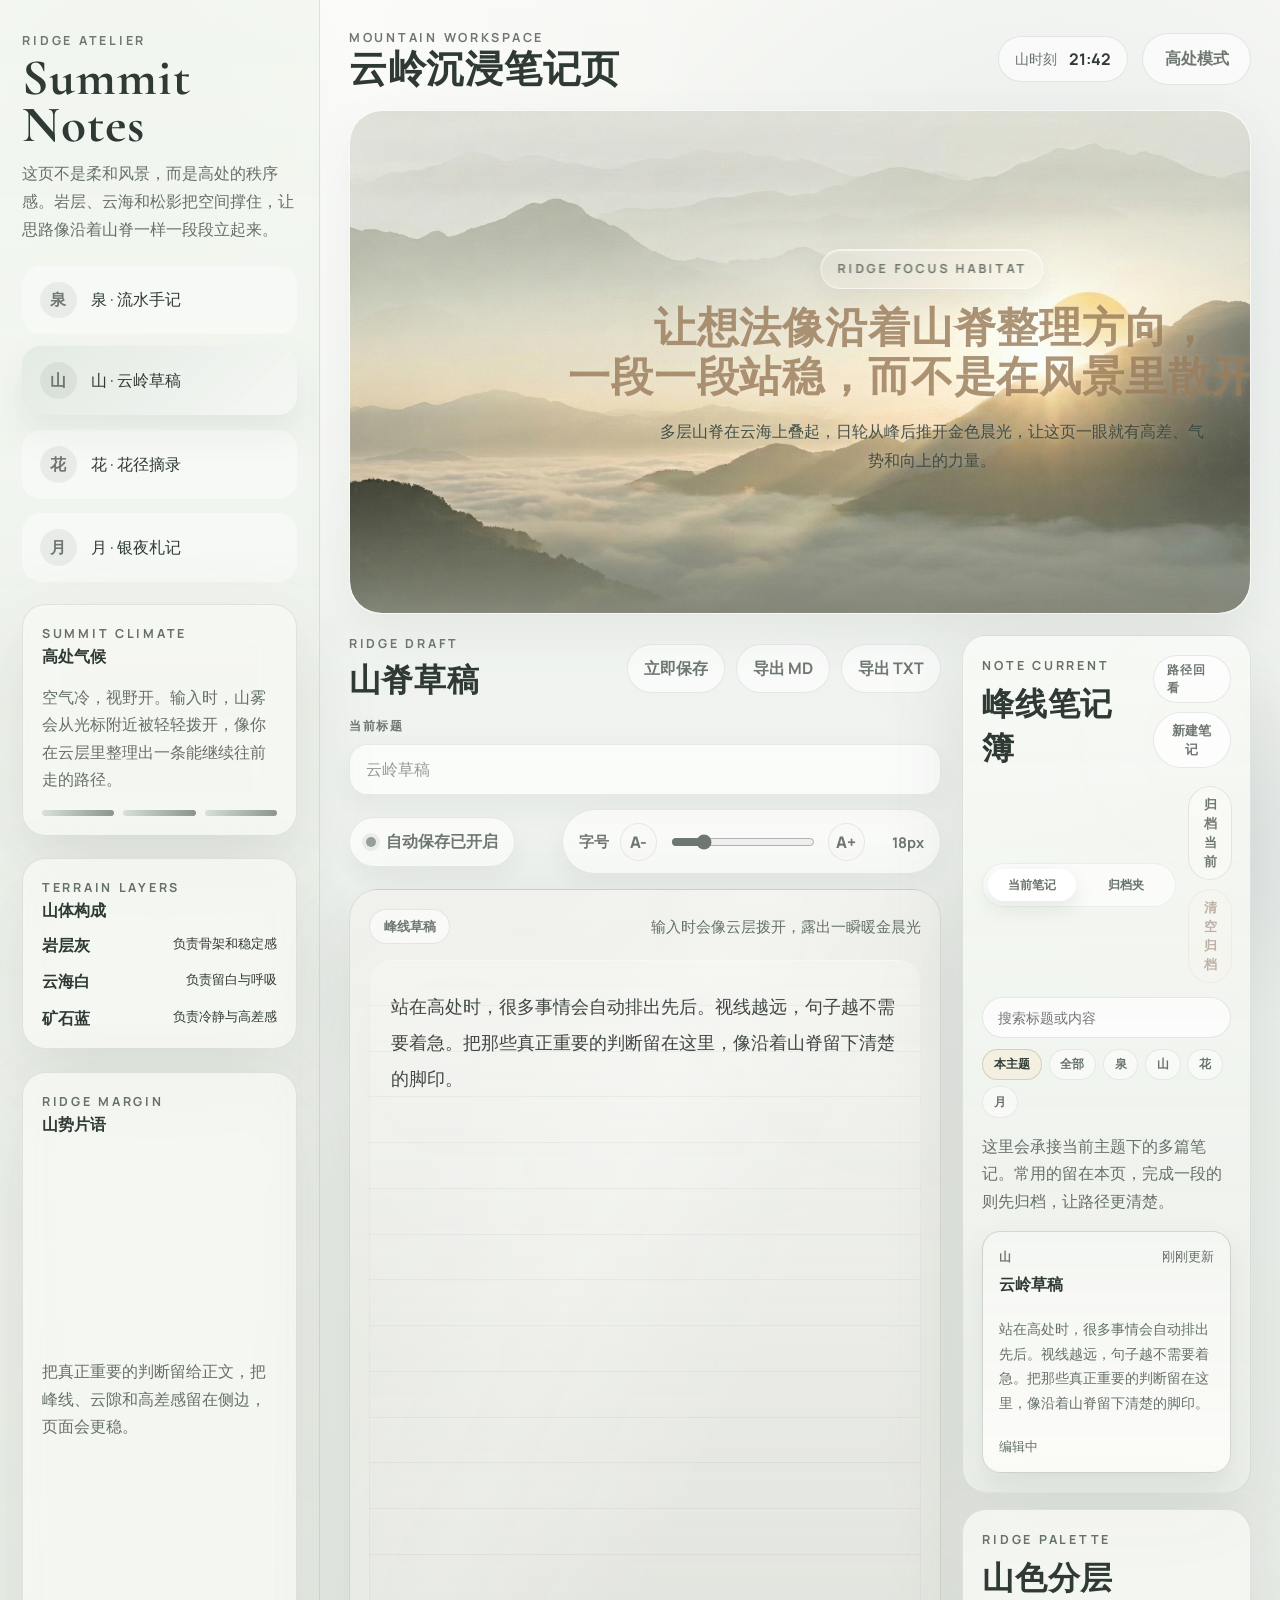
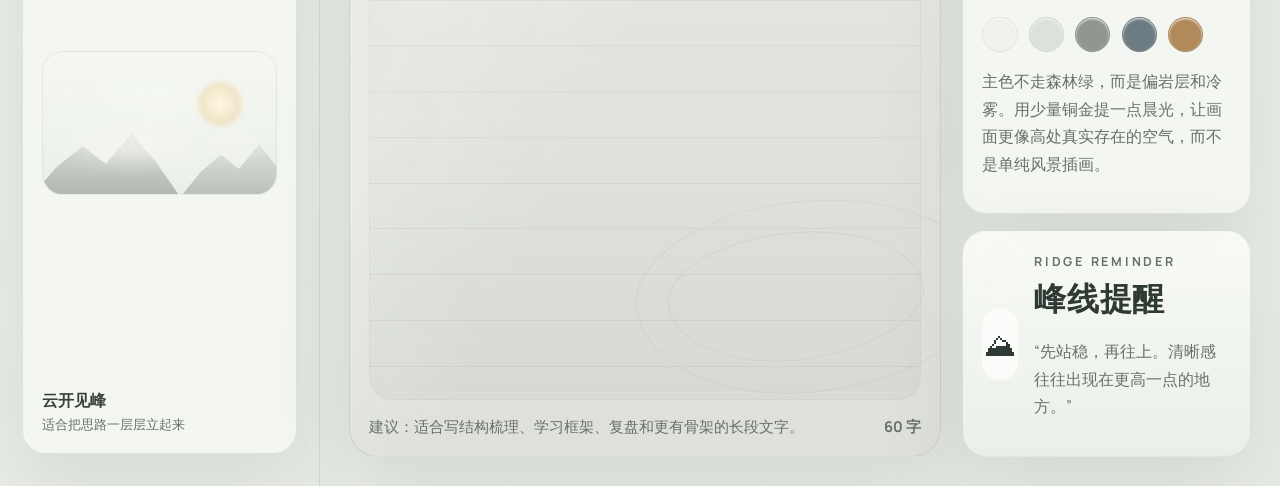
<file: mountain.html>
<!DOCTYPE html>
<html lang="zh-CN">
<head>
  <meta charset="UTF-8">
  <meta name="viewport" content="width=device-width, initial-scale=1.0">
  <title>山岭笔记工作区</title>
  <link rel="preconnect" href="https://fonts.googleapis.com">
  <link rel="preconnect" href="https://fonts.gstatic.com" crossorigin>
  <link href="https://fonts.googleapis.com/css2?family=Cormorant+Garamond:wght@500;600;700&family=Manrope:wght@400;500;600;700&display=swap" rel="stylesheet">
  <link rel="stylesheet" href="./mountain.css">
</head>
<body>
  <div class="mountain-shell">
    <aside class="mountain-sidebar">
      <div class="brand-block">
        <p class="eyebrow">Ridge Atelier</p>
        <h1>Summit Notes</h1>
        <p class="brand-copy">这页不是柔和风景，而是高处的秩序感。岩层、云海和松影把空间撑住，让思路像沿着山脊一样一段段立起来。</p>
      </div>

      <nav class="sidebar-nav" aria-label="主题导航">
        <a class="nav-item" href="./index.html">
          <span class="nav-icon">泉</span>
          <span>泉 · 流水手记</span>
        </a>
        <a class="nav-item active" href="./mountain.html" aria-current="page">
          <span class="nav-icon">山</span>
          <span>山 · 云岭草稿</span>
        </a>
        <a class="nav-item" href="./flower.html">
          <span class="nav-icon">花</span>
          <span>花 · 花径摘录</span>
        </a>
        <a class="nav-item" href="./moon.html">
          <span class="nav-icon">月</span>
          <span>月 · 银夜札记</span>
        </a>
      </nav>

      <section class="sidebar-card ambient-card">
        <div class="card-head">
          <p class="eyebrow">Summit Climate</p>
          <strong>高处气候</strong>
        </div>
        <p>空气冷，视野开。输入时，山雾会从光标附近被轻轻拨开，像你在云层里整理出一条能继续往前走的路径。</p>
        <div class="ridge-meter" aria-hidden="true">
          <span></span>
          <span></span>
          <span></span>
        </div>
      </section>

      <section class="sidebar-card companions-card">
        <div class="card-head">
          <p class="eyebrow">Terrain Layers</p>
          <strong>山体构成</strong>
        </div>
        <ul class="companion-list">
          <li><span>岩层灰</span><small>负责骨架和稳定感</small></li>
          <li><span>云海白</span><small>负责留白与呼吸</small></li>
          <li><span>矿石蓝</span><small>负责冷静与高差感</small></li>
        </ul>
      </section>

      <section class="sidebar-card sidebar-scene-card">
        <div class="card-head">
          <p class="eyebrow">Ridge Margin</p>
          <strong>山势片语</strong>
        </div>
        <p>把真正重要的判断留给正文，把峰线、云隙和高差感留在侧边，页面会更稳。</p>
        <div class="scene-card-visual" aria-hidden="true">
          <div class="scene-haze"></div>
          <div class="scene-peak peak-a"></div>
          <div class="scene-peak peak-b"></div>
          <div class="scene-cloud cloud-a"></div>
          <div class="scene-cloud cloud-b"></div>
          <div class="scene-glow"></div>
        </div>
        <div class="scene-note">
          <span>云开见峰</span>
          <small>适合把思路一层层立起来</small>
        </div>
      </section>
    </aside>

    <main class="mountain-workspace">
      <header class="topbar">
        <div>
          <p class="eyebrow">Mountain Workspace</p>
          <h2>云岭沉浸笔记页</h2>
        </div>
        <div class="topbar-actions">
          <div class="time-pill">
            <span>山时刻</span>
            <strong id="clock">--:--</strong>
          </div>
          <button class="pill-button" type="button">高处模式</button>
        </div>
      </header>

      <section class="hero-panel hero-panel-image">
        <img
          class="hero-reference-art"
          src="./mountain1.png"
          alt="山主题头图：云海群峰与高处晨光的沉浸式学习画面"
        >
        <div class="hero-backdrop" aria-hidden="true">
          <div class="sunrise-wash"></div>
          <div class="sun-disc"></div>
          <div class="sun-rays sun-rays-a"></div>
          <div class="sun-rays sun-rays-b"></div>
          <div class="peak peak-far"></div>
          <div class="peak peak-mid"></div>
          <div class="peak peak-near"></div>
          <div class="peak peak-front"></div>
          <div class="cloud-sea cloud-sea-a"></div>
          <div class="cloud-sea cloud-sea-b"></div>
          <div class="light-ridge light-ridge-a"></div>
          <div class="light-ridge light-ridge-b"></div>
          <div class="pine pine-a"></div>
          <div class="pine pine-b"></div>
          <div class="pine pine-c"></div>
          <div class="bird bird-a"></div>
          <div class="bird bird-b"></div>
        </div>

        <div class="hero-copy">
          <p class="eyebrow">Ridge Focus Habitat</p>
          <h3>
            <span>让想法像沿着山脊整理方向，</span>
            <span>一段一段站稳，而不是在风景里散开。</span>
          </h3>
          <p>多层山脊在云海上叠起，日轮从峰后推开金色晨光，让这页一眼就有高差、气势和向上的力量。</p>
        </div>

        <div class="hero-ribbon">
          <span>Sunrise ridges</span>
          <span>Layered peaks</span>
          <span>Cloud sea motion</span>
        </div>
      </section>

      <section class="content-grid">
        <section class="editor-panel">
          <div class="panel-head">
            <div>
              <p class="eyebrow">Ridge Draft</p>
              <h3>山脊草稿</h3>
            </div>
            <div class="panel-tools" aria-label="编辑操作">
              <button id="saveNoteBtn" type="button">立即保存</button>
              <button id="exportMarkdownBtn" type="button">导出 MD</button>
              <button id="exportTextBtn" type="button">导出 TXT</button>
            </div>
          </div>

          <div class="note-title-bar">
            <label class="note-title-label" for="noteTitleInput">当前标题</label>
            <input class="note-title-input" id="noteTitleInput" type="text" maxlength="40" placeholder="云岭草稿">
          </div>

          <div class="editor-controls" aria-label="编辑设置">
            <div class="workspace-meta">
              <div class="save-state" id="saveState" data-state="saved">
                <span class="save-dot" aria-hidden="true"></span>
                <strong id="saveStateText">自动保存已开启</strong>
              </div>
            </div>
            <div class="font-size-control">
              <span class="control-label">字号</span>
              <button class="size-button" id="decreaseFont" type="button" aria-label="减小字号">A-</button>
              <input
                class="size-slider"
                id="fontSizeSlider"
                type="range"
                min="16"
                max="26"
                step="1"
                value="18"
                aria-label="调整编辑区字号"
              >
              <button class="size-button" id="increaseFont" type="button" aria-label="增大字号">A+</button>
              <strong class="size-value" id="fontSizeValue">18px</strong>
            </div>
          </div>

          <div class="editor-wrap" id="editorWrap">
            <div class="ridge-sheen" aria-hidden="true"></div>
            <div class="topography topography-a" aria-hidden="true"></div>
            <div class="topography topography-b" aria-hidden="true"></div>
            <div class="editor-header">
              <span class="tag">峰线草稿</span>
              <span class="hint">输入时会像云层拨开，露出一瞬暖金晨光</span>
            </div>
            <div
              class="editor"
              id="editor"
              contenteditable="true"
              spellcheck="false"
              aria-label="山主题笔记编辑区"
            >站在高处时，很多事情会自动排出先后。视线越远，句子越不需要着急。把那些真正重要的判断留在这里，像沿着山脊留下清楚的脚印。</div>
            <div class="editor-footer">
              <span>建议：适合写结构梳理、学习框架、复盘和更有骨架的长段文字。</span>
              <strong id="charCount">56 字</strong>
            </div>
            <div class="mist-layer" id="mistLayer" aria-hidden="true"></div>
          </div>
        </section>

        <aside class="insight-column">
          <article class="floating-card note-hub-card">
            <div class="note-hub-head">
              <div>
                <p class="eyebrow">Note Current</p>
                <h3>峰线笔记簿</h3>
              </div>
              <div class="note-hub-actions">
                <span class="note-hub-chip">路径回看</span>
                <button class="note-hub-action" id="newNoteBtn" type="button">新建笔记</button>
              </div>
            </div>
            <p class="note-hub-copy">这里会承接当前主题下的多篇笔记，让框架、复盘和层次化思路像峰线一样并排立起来。</p>
            <div class="note-hub-toolbar">
              <div class="note-view-toggle" aria-label="笔记视图">
                <button class="note-view-button is-active" id="activeViewBtn" type="button">当前笔记</button>
                <button class="note-view-button" id="archivedViewBtn" type="button">归档夹</button>
              </div>
              <div class="note-hub-toolbar-actions">
                <button class="note-hub-action note-hub-action-secondary" id="archiveNoteBtn" type="button">归档当前</button>
                <button class="note-hub-action note-hub-action-danger" id="clearArchivedBtn" type="button">清空归档</button>
              </div>
            </div>
            <div class="note-hub-search">
              <input class="note-search-input" id="noteSearchInput" type="search" placeholder="搜索标题或内容" autocomplete="off" aria-label="搜索笔记">
              <div class="note-theme-filter" aria-label="主题筛选">
                <button class="note-theme-filter__button is-active" type="button" data-theme-filter="current">本主题</button>
                <button class="note-theme-filter__button" type="button" data-theme-filter="all">全部</button>
                <button class="note-theme-filter__button" type="button" data-theme-filter="spring">泉</button>
                <button class="note-theme-filter__button" type="button" data-theme-filter="mountain">山</button>
                <button class="note-theme-filter__button" type="button" data-theme-filter="flower">花</button>
                <button class="note-theme-filter__button" type="button" data-theme-filter="moon">月</button>
              </div>
            </div>
            <p class="note-hub-copy">这里会承接当前主题下的多篇笔记。常用的留在本页，完成一段的则先归档，让路径更清楚。</p>
            <div class="note-list-host" id="noteListHost">
              <div class="note-list__empty" data-note-list-empty="true">
                <strong class="note-list__empty-title">山路还没有分岔</strong>
                <p class="note-list__empty-text">Day 4 接入交互后，这里会显示最近编辑、结构草稿和后续的归档视图。</p>
              </div>
            </div>
          </article>

          <article class="floating-card palette-card">
            <p class="eyebrow">Ridge Palette</p>
            <h3>山色分层</h3>
            <div class="swatches" aria-hidden="true">
              <span style="--swatch:#f0f2ee;"></span>
              <span style="--swatch:#dce2db;"></span>
              <span style="--swatch:#8f978f;"></span>
              <span style="--swatch:#6d7c83;"></span>
              <span style="--swatch:#b18a5b;"></span>
            </div>
            <p>主色不走森林绿，而是偏岩层和冷雾。用少量铜金提一点晨光，让画面更像高处真实存在的空气，而不是单纯风景插画。</p>
          </article>

          <article class="floating-card creature-card">
            <div class="creature-mark" aria-hidden="true">⛰</div>
            <div>
              <p class="eyebrow">Ridge Reminder</p>
              <h3>峰线提醒</h3>
              <p>“先站稳，再往上。清晰感往往出现在更高一点的地方。”</p>
            </div>
          </article>
        </aside>
      </section>
    </main>
  </div>

  <script src="./scripts/theme-config.js"></script>
  <script src="./scripts/note-model.js"></script>
  <script src="./scripts/storage-indexeddb.js"></script>
  <script src="./scripts/storage-fallback.js"></script>
  <script src="./scripts/notes-repository.js"></script>
  <script src="./scripts/notes-migration.js"></script>
  <script src="./scripts/app-init.js"></script>
  <script src="./scripts/ui-save-state.js"></script>
  <script src="./scripts/ui-note-list.js"></script>
  <script src="./scripts/notes-search.js"></script>
  <script src="./scripts/note-page-core.js"></script>
  <script src="./mountain.js"></script>
</body>
</html>
</file>
<file: styles.css>
:root {
  --bg: #eef6f0;
  --bg-soft: #f8fbf7;
  --panel: rgba(251, 255, 252, 0.72);
  --panel-strong: rgba(248, 254, 251, 0.88);
  --line: rgba(76, 121, 110, 0.14);
  --text: #23433d;
  --muted: #62817a;
  --accent: #4d8a7f;
  --accent-deep: #2f6a60;
  --glow: rgba(106, 185, 170, 0.22);
  --shadow: 0 24px 70px rgba(83, 125, 113, 0.14);
}

* {
  box-sizing: border-box;
}

html {
  scroll-behavior: smooth;
}

body {
  margin: 0;
  min-height: 100vh;
  font-family: "Manrope", "Segoe UI", sans-serif;
  color: var(--text);
  background:
    radial-gradient(circle at top left, rgba(255, 255, 255, 0.92), transparent 32%),
    radial-gradient(circle at 85% 18%, rgba(161, 215, 202, 0.28), transparent 24%),
    linear-gradient(180deg, #f7fcf9 0%, #edf7f1 42%, #e8f3ef 100%);
  overflow-x: hidden;
}

body::before,
body::after {
  content: "";
  position: fixed;
  inset: auto;
  pointer-events: none;
  z-index: 0;
}

body::before {
  top: -12rem;
  left: -10rem;
  width: 34rem;
  height: 34rem;
  background: radial-gradient(circle, rgba(194, 232, 220, 0.42), transparent 62%);
  filter: blur(10px);
}

body::after {
  right: -8rem;
  bottom: -10rem;
  width: 28rem;
  height: 28rem;
  background: radial-gradient(circle, rgba(173, 210, 225, 0.34), transparent 62%);
  filter: blur(14px);
}

.app-shell {
  position: relative;
  z-index: 1;
  display: grid;
  grid-template-columns: 320px minmax(0, 1fr);
  min-height: 100vh;
}

.sidebar {
  display: flex;
  flex-direction: column;
  gap: 1.5rem;
  padding: 2rem 1.4rem;
  background: linear-gradient(180deg, rgba(241, 248, 244, 0.88), rgba(230, 242, 236, 0.74));
  backdrop-filter: blur(26px);
  border-right: 1px solid rgba(116, 165, 151, 0.18);
}

.brand-block h1,
.topbar h2,
.hero-copy h3,
.panel-head h3,
.floating-card h3 {
  font-family: "Cormorant Garamond", Georgia, serif;
  letter-spacing: 0.02em;
}

.brand-block h1 {
  margin: 0.35rem 0 0.65rem;
  font-size: clamp(2.5rem, 4vw, 3.4rem);
  font-weight: 700;
  line-height: 0.95;
}

.brand-copy {
  margin: 0;
  color: var(--muted);
  line-height: 1.75;
}

.eyebrow {
  margin: 0;
  color: var(--accent-deep);
  font-size: 0.78rem;
  font-weight: 700;
  letter-spacing: 0.22em;
  text-transform: uppercase;
}

.sidebar-nav {
  display: grid;
  gap: 0.85rem;
}

.nav-item {
  display: flex;
  align-items: center;
  gap: 0.9rem;
  padding: 1rem 1.1rem;
  border: 0;
  border-radius: 1.35rem;
  background: rgba(255, 255, 255, 0.48);
  color: var(--text);
  text-decoration: none;
  font: inherit;
  cursor: pointer;
  transition: transform 220ms ease, background 220ms ease, box-shadow 220ms ease;
}

.nav-item:hover,
.nav-item.active {
  transform: translateY(-2px);
  background: linear-gradient(135deg, rgba(205, 240, 226, 0.9), rgba(230, 247, 239, 0.82));
  box-shadow: 0 16px 35px rgba(102, 151, 136, 0.14);
}

.nav-icon {
  display: inline-grid;
  place-items: center;
  width: 2.3rem;
  height: 2.3rem;
  border-radius: 999px;
  background: rgba(82, 148, 133, 0.12);
  color: var(--accent-deep);
  font-weight: 700;
}

.sidebar-card,
.hero-panel,
.editor-wrap,
.floating-card {
  border: 1px solid var(--line);
  box-shadow: var(--shadow);
}

.sidebar-card {
  padding: 1.15rem;
  border-radius: 1.6rem;
  background: var(--panel);
  backdrop-filter: blur(22px);
}

.card-head {
  margin-bottom: 0.75rem;
}

.sidebar-card p,
.floating-card p,
.floating-card li {
  color: var(--muted);
  line-height: 1.72;
}

.ambient-meter {
  display: grid;
  grid-template-columns: repeat(3, 1fr);
  gap: 0.55rem;
  margin-top: 1rem;
}

.ambient-meter span {
  height: 0.4rem;
  border-radius: 999px;
  background: linear-gradient(90deg, rgba(117, 204, 188, 0.35), rgba(81, 143, 129, 0.75));
  animation: drift 3s ease-in-out infinite;
}

.ambient-meter span:nth-child(2) {
  animation-delay: 300ms;
}

.ambient-meter span:nth-child(3) {
  animation-delay: 600ms;
}

.sidebar-scene-card {
  position: relative;
  flex: 1;
  min-height: 16rem;
  display: flex;
  flex-direction: column;
  justify-content: space-between;
  gap: 1rem;
  overflow: hidden;
}

.sidebar-scene-card::before {
  content: "";
  position: absolute;
  inset: auto -18% -24% auto;
  width: 14rem;
  height: 14rem;
  background: radial-gradient(circle, rgba(192, 232, 222, 0.36), transparent 66%);
  filter: blur(10px);
  pointer-events: none;
}

.scene-card-visual {
  position: relative;
  min-height: 8.8rem;
  border-radius: 1.35rem;
  background:
    linear-gradient(180deg, rgba(248, 253, 251, 0.54), rgba(232, 245, 240, 0.62)),
    radial-gradient(circle at 28% 20%, rgba(255, 255, 255, 0.36), transparent 24%);
  border: 1px solid rgba(136, 186, 174, 0.16);
  overflow: hidden;
}

.scene-ripple,
.scene-leaf,
.scene-reed {
  position: absolute;
}

.scene-ripple {
  border-top: 1px solid rgba(241, 250, 247, 0.9);
  border-radius: 100%;
  opacity: 0.74;
}

.ripple-a {
  left: 12%;
  right: 18%;
  bottom: 20%;
  height: 1.5rem;
}

.ripple-b {
  left: 28%;
  right: 26%;
  bottom: 12%;
  height: 1rem;
}

.scene-leaf {
  border-radius: 50%;
  background:
    radial-gradient(circle at 34% 32%, rgba(238, 249, 240, 0.74), rgba(182, 219, 188, 0.34) 42%, rgba(136, 188, 151, 0.18));
  border: 1px solid rgba(156, 196, 177, 0.38);
  box-shadow: inset 0 0 0 1px rgba(255, 255, 255, 0.12);
}

.leaf-a {
  right: 18%;
  bottom: 22%;
  width: 4.4rem;
  height: 2.8rem;
  transform: rotate(-16deg);
}

.leaf-b {
  left: 18%;
  bottom: 16%;
  width: 2.2rem;
  height: 1.3rem;
  transform: rotate(8deg);
  opacity: 0.72;
}

.scene-reed {
  bottom: 19%;
  width: 1px;
  background: linear-gradient(180deg, rgba(113, 160, 139, 0), rgba(113, 160, 139, 0.54));
  transform-origin: bottom center;
}

.scene-card-visual .reed-a {
  right: 28%;
  height: 5.4rem;
  transform: rotate(-11deg);
}

.scene-card-visual .reed-b {
  right: 13%;
  height: 4.6rem;
  transform: rotate(8deg);
}

.scene-note {
  display: grid;
  gap: 0.2rem;
}

.scene-note span {
  color: rgba(30, 74, 65, 0.92);
  font-weight: 700;
}

.scene-note small {
  color: var(--muted);
}

.companion-list {
  display: grid;
  gap: 0.85rem;
  margin: 0;
  padding: 0;
  list-style: none;
}

.companion-list li {
  display: flex;
  justify-content: space-between;
  gap: 1rem;
}

.companion-list span {
  color: var(--text);
  font-weight: 600;
}

.workspace {
  padding: 1.8rem;
}

.topbar {
  display: flex;
  align-items: center;
  justify-content: space-between;
  gap: 1rem;
  margin-bottom: 1.3rem;
}

.topbar h2 {
  margin: 0.3rem 0 0;
  font-size: clamp(2rem, 3vw, 3rem);
  line-height: 1;
}

.topbar-actions {
  display: flex;
  align-items: center;
  gap: 0.9rem;
}

.time-pill,
.pill-button,
.tag {
  border: 1px solid rgba(95, 149, 136, 0.18);
  background: rgba(255, 255, 255, 0.66);
  backdrop-filter: blur(14px);
}

.time-pill {
  display: flex;
  align-items: center;
  gap: 0.75rem;
  padding: 0.7rem 1rem;
  border-radius: 999px;
}

.time-pill span {
  color: var(--muted);
  font-size: 0.9rem;
}

.time-pill strong {
  font-size: 1rem;
}

.pill-button {
  padding: 0.85rem 1.35rem;
  border-radius: 999px;
  color: var(--accent-deep);
  font: inherit;
  font-weight: 700;
  cursor: pointer;
}

.hero-panel {
  position: relative;
  overflow: hidden;
  padding: 2.2rem;
  border-radius: 2.4rem;
  background:
    radial-gradient(circle at 50% 10%, rgba(255, 250, 244, 0.38), transparent 22%),
    radial-gradient(circle at 20% 62%, rgba(209, 242, 235, 0.54), transparent 26%),
    radial-gradient(circle at 80% 64%, rgba(210, 242, 236, 0.48), transparent 20%),
    linear-gradient(180deg, rgba(248, 252, 248, 0.94), rgba(233, 246, 241, 0.94));
  min-height: 340px;
  border-color: rgba(255, 255, 255, 0.12);
  box-shadow:
    inset 0 1px 0 rgba(255, 255, 255, 0.72),
    0 22px 60px rgba(113, 156, 142, 0.08);
}

.hero-panel-image {
  padding: 0;
  min-height: 0;
  background: rgba(245, 250, 247, 0.72);
  border-color: rgba(255, 255, 255, 0.2);
  box-shadow:
    inset 0 1px 0 rgba(255, 255, 255, 0.82),
    0 18px 48px rgba(113, 156, 142, 0.08);
}

.hero-panel-image::before {
  display: none;
}

.hero-panel-image::after {
  content: "";
  position: absolute;
  inset: 0;
  background:
    radial-gradient(circle at 50% 38%, rgba(250, 252, 247, 0.42), transparent 30%),
    linear-gradient(180deg, rgba(255, 255, 255, 0.04), transparent 24%, transparent 78%, rgba(255, 255, 255, 0.06));
  pointer-events: none;
  z-index: 1;
}

.hero-reference-art {
  display: block;
  width: 100%;
  height: auto;
  border-radius: inherit;
}

.hero-panel-image .hero-backdrop {
  display: none;
}

.hero-panel-image .hero-copy {
  position: absolute;
  inset: 0;
  z-index: 2;
  display: flex;
  flex-direction: column;
  align-items: center;
  justify-content: center;
  gap: 0;
  padding: 3rem 2rem;
  text-align: center;
}

.hero-panel-image .hero-copy .eyebrow {
  min-height: 2.6rem;
  padding: 0.46rem 1.1rem;
  border: 1px solid rgba(255, 255, 255, 0.56);
  background: rgba(244, 251, 245, 0.28);
  box-shadow:
    inset 0 1px 0 rgba(255, 255, 255, 0.66),
    0 10px 24px rgba(114, 157, 142, 0.08);
  color: rgba(34, 78, 67, 0.92);
  backdrop-filter: blur(8px);
}

.hero-panel-image .hero-copy h3 {
  margin: 1.25rem auto 1rem;
  max-width: none;
  font-size: clamp(2.05rem, 3.95vw, 3.55rem);
  line-height: 1.08;
  color: rgba(15, 74, 60, 0.82);
  text-shadow: 0 2px 14px rgba(255, 255, 255, 0.18);
}

.spring-hero-image .hero-copy h3 {
  font-size: clamp(1.9rem, 3.65vw, 3.2rem);
}

.hero-panel-image .hero-copy h3 span {
  display: block;
  white-space: nowrap;
}

.hero-panel-image .hero-copy p:last-child {
  max-width: 42rem;
  color: rgba(31, 69, 60, 0.9);
  text-shadow: 0 1px 8px rgba(255, 255, 255, 0.28);
}

.hero-panel::before {
  content: "";
  position: absolute;
  inset: 0;
  background:
    radial-gradient(circle at 50% 16%, rgba(255, 255, 255, 0.44), transparent 18%),
    linear-gradient(180deg, rgba(255, 255, 255, 0.18), transparent 24%, transparent 76%, rgba(255, 255, 255, 0.08));
  pointer-events: none;
  z-index: 0;
}

.hero-backdrop {
  position: absolute;
  inset: 0;
  overflow: hidden;
}

.hero-backdrop::before,
.hero-backdrop::after {
  content: "";
  position: absolute;
  inset: 0;
  pointer-events: none;
}

.hero-backdrop::before {
  background:
    radial-gradient(circle at 18% 60%, rgba(189, 235, 227, 0.42), transparent 26%),
    radial-gradient(circle at 50% 78%, rgba(203, 241, 232, 0.36), transparent 34%),
    radial-gradient(circle at 82% 60%, rgba(196, 237, 230, 0.3), transparent 18%);
  filter: blur(10px);
  opacity: 0.84;
}

.hero-backdrop::after {
  background:
    linear-gradient(180deg, rgba(255, 255, 255, 0.22), transparent 18%, transparent 80%, rgba(255, 255, 255, 0.08)),
    linear-gradient(90deg, transparent 0%, rgba(255, 255, 255, 0.08) 40%, transparent 66%);
  mix-blend-mode: screen;
}

.spring-eye,
.lake-glow,
.water-reflection,
.far-ridge,
.lake-sheet,
.water-band,
.shore-mist,
.lotus-pad,
.lotus-flower,
.reeds,
.bird,
.reeds::before,
.reeds::after {
  position: absolute;
}

.spring-eye {
  left: 74%;
  top: 82%;
  width: 7rem;
  height: 7rem;
  border-radius: 50%;
  transform: translate(-50%, -50%);
  background:
    radial-gradient(circle at 50% 48%, rgba(255, 255, 255, 0.88) 0 12%, rgba(216, 242, 237, 0.66) 24%, rgba(154, 212, 203, 0.24) 42%, transparent 66%);
  filter: blur(1.4px);
  opacity: 0.54;
}

.lake-glow {
  inset: auto auto -10% -6%;
  width: 40rem;
  height: 14rem;
  background:
    radial-gradient(circle at 42% 42%, rgba(204, 242, 234, 0.78), rgba(176, 225, 215, 0.24) 44%, transparent 74%);
  filter: blur(28px);
  opacity: 0.82;
}

.water-reflection {
  left: 10%;
  right: 10%;
  bottom: 0;
  height: 24%;
  background:
    linear-gradient(180deg, rgba(255, 255, 255, 0.03), rgba(255, 255, 255, 0) 26%),
    radial-gradient(circle at 74% 52%, rgba(255, 223, 228, 0.18), transparent 6%),
    radial-gradient(circle at 82% 38%, rgba(255, 255, 255, 0.28), transparent 3.4%),
    radial-gradient(circle at 86% 44%, rgba(147, 211, 126, 0.34), transparent 1.8%),
    radial-gradient(circle at 76% 64%, rgba(131, 210, 167, 0.2), transparent 3.8%);
  clip-path: ellipse(48% 34% at 56% 80%);
  opacity: 0.78;
  filter: blur(2.2px);
}

.far-ridge {
  bottom: 18%;
  filter: blur(10px);
  opacity: 0.38;
}

.ridge-a {
  left: -4%;
  width: 28%;
  height: 16%;
  background: linear-gradient(180deg, rgba(168, 221, 209, 0.04), rgba(129, 192, 180, 0.28));
  clip-path: polygon(0 100%, 18% 70%, 38% 48%, 62% 72%, 82% 46%, 100% 100%);
}

.ridge-b {
  left: 20%;
  width: 22%;
  height: 12%;
  background: linear-gradient(180deg, rgba(183, 226, 218, 0.03), rgba(135, 191, 181, 0.24));
  clip-path: polygon(0 100%, 22% 60%, 42% 42%, 60% 62%, 80% 46%, 100% 100%);
}

.ridge-c {
  right: -2%;
  width: 24%;
  height: 14%;
  background: linear-gradient(180deg, rgba(189, 228, 221, 0.03), rgba(141, 198, 187, 0.26));
  clip-path: polygon(0 100%, 20% 68%, 40% 46%, 64% 64%, 84% 50%, 100% 100%);
}

.lake-sheet {
  left: -2%;
  right: -2%;
  bottom: -8%;
  height: 28%;
  background:
    linear-gradient(180deg, rgba(221, 247, 241, 0.02), rgba(156, 220, 208, 0.14) 34%, rgba(130, 202, 192, 0.28) 100%),
    radial-gradient(circle at 72% 28%, rgba(255, 223, 230, 0.12), transparent 8%),
    radial-gradient(circle at 88% 72%, rgba(255, 233, 237, 0.14), transparent 6%),
    linear-gradient(90deg, rgba(255, 255, 255, 0.12), rgba(199, 235, 226, 0.02) 28%, rgba(255, 255, 255, 0.1) 52%, rgba(135, 194, 186, 0.05) 72%, rgba(255, 255, 255, 0.1));
  clip-path: ellipse(72% 44% at 50% 100%);
}

.lake-sheet::before,
.lake-sheet::after {
  content: "";
  position: absolute;
  inset: auto 0 0;
  pointer-events: none;
}

.lake-sheet::before {
  bottom: 52%;
  height: 12%;
  background: linear-gradient(90deg, transparent, rgba(255, 255, 255, 0.14), transparent 88%);
  opacity: 0.28;
}

.lake-sheet::after {
  bottom: 0;
  height: 48%;
  background: linear-gradient(180deg, rgba(70, 127, 122, 0), rgba(71, 127, 122, 0.08));
  opacity: 0.42;
}

.water-band {
  left: 60%;
  border-top: 1px solid rgba(239, 250, 248, 0.72);
  border-radius: 100%;
  box-shadow: none;
  opacity: 0.56;
  animation: lakeShimmer 10.5s ease-in-out infinite;
}

.water-band-a {
  width: 16%;
  height: 1.8rem;
  bottom: 8%;
}

.water-band-b {
  width: 10%;
  height: 1.2rem;
  bottom: 7.5%;
  left: 70%;
  animation-delay: 1.4s;
}

.water-band-c {
  width: 8%;
  height: 0.8rem;
  bottom: 6.8%;
  left: 78%;
  animation-delay: 2.2s;
}

.water-band-d {
  width: 7%;
  height: 0.8rem;
  bottom: 11%;
  left: 64%;
  opacity: 0.42;
  animation-delay: 0.8s;
}

.shore-mist {
  border-radius: 999px;
  background: radial-gradient(circle, rgba(255, 255, 255, 0.84), rgba(240, 249, 246, 0.18) 48%, transparent 74%);
  filter: blur(18px);
  opacity: 0.72;
}

.shore-mist-a {
  width: 22rem;
  height: 4.2rem;
  left: -2%;
  bottom: 8%;
}

.shore-mist-b {
  width: 14rem;
  height: 3.4rem;
  right: 8%;
  bottom: 12%;
}

.shore-mist-c {
  width: 12rem;
  height: 2.8rem;
  left: 56%;
  bottom: 10%;
  opacity: 0.24;
}

.lotus-pad {
  bottom: 7%;
  border-radius: 56% 44% 58% 42%;
  background:
    radial-gradient(circle at 34% 32%, rgba(238, 249, 240, 0.42), rgba(192, 227, 198, 0.18) 36%, rgba(139, 192, 155, 0.12) 100%);
  box-shadow: none;
  border: 1px solid rgba(165, 201, 184, 0.34);
  transform-origin: center;
  opacity: 0.92;
}

.lotus-pad::before,
.lotus-pad::after {
  content: "";
  position: absolute;
}

.lotus-pad::before {
  inset: auto 20% 18% 26%;
  height: 1px;
  background: rgba(127, 170, 149, 0.22);
  transform: rotate(-14deg);
}

.lotus-pad::after {
  top: 26%;
  left: 50%;
  width: 1px;
  height: 34%;
  background: rgba(127, 170, 149, 0.28);
  transform: rotate(18deg);
}

.lotus-pad-a {
  left: 78%;
  width: 7rem;
  height: 4.6rem;
  transform: rotate(-18deg);
}

.lotus-pad-b {
  left: 62%;
  width: 2.3rem;
  height: 1.35rem;
  bottom: 6.2%;
  transform: rotate(0deg);
  opacity: 0.58;
}

.lotus-pad-c {
  left: 89%;
  width: 3.3rem;
  height: 2rem;
  bottom: 1.8%;
  transform: rotate(-6deg);
  opacity: 0.48;
}

.lotus-flower {
  width: 2.4rem;
  height: 2.6rem;
  background: none;
  box-shadow: none;
  filter: none;
  isolation: isolate;
}

.lotus-flower:not(.lotus-flower-open):not(.lotus-flower-half)::before,
.lotus-flower:not(.lotus-flower-open):not(.lotus-flower-half)::after {
  content: "";
  position: absolute;
  inset: 0;
  margin: auto;
  width: 2rem;
  height: 1.35rem;
  border-radius: 50% 50% 44% 44%;
  background: inherit;
}

.lotus-flower:not(.lotus-flower-open):not(.lotus-flower-half)::before {
  transform: rotate(-34deg) translate(-0.05rem, 0.15rem);
}

.lotus-flower:not(.lotus-flower-open):not(.lotus-flower-half)::after {
  transform: rotate(34deg) translate(0.05rem, 0.15rem);
}

.lotus-flower-open,
.lotus-flower-half {
  background: none;
  box-shadow: none;
  filter: none;
}

.lotus-flower-open .petal,
.lotus-flower-half .petal {
  position: absolute;
  left: 50%;
  top: 50%;
  width: 1.55rem;
  height: 2.6rem;
  border-radius: 50% 50% 40% 40%;
  transform-origin: 50% 90%;
  background:
    linear-gradient(180deg, rgba(255, 245, 248, 0.54), rgba(248, 214, 223, 0.18));
  border: 1px solid rgba(238, 214, 222, 0.54);
  box-shadow: inset 0 0 0 1px rgba(255, 255, 255, 0.12);
}

.lotus-flower-open .petal {
  margin: -1.8rem 0 0 -0.775rem;
}

.lotus-flower-half .petal {
  width: 1.35rem;
  height: 2.15rem;
  margin: -1.45rem 0 0 -0.675rem;
}

.lotus-flower-open .petal-1 { transform: rotate(-62deg) scale(0.86); }
.lotus-flower-open .petal-2 { transform: rotate(-32deg) scale(0.98); }
.lotus-flower-open .petal-3 { transform: rotate(-8deg) scale(1.04); }
.lotus-flower-open .petal-4 { transform: rotate(18deg) scale(1.02); }
.lotus-flower-open .petal-5 { transform: rotate(44deg) scale(0.92); }
.lotus-flower-open .petal-6 { transform: rotate(72deg) scale(0.82); }

.lotus-flower-half .petal-1 { transform: rotate(-44deg) scale(0.84); }
.lotus-flower-half .petal-2 { transform: rotate(-14deg) scale(0.98); }
.lotus-flower-half .petal-3 { transform: rotate(18deg) scale(1); }
.lotus-flower-half .petal-4 { transform: rotate(48deg) scale(0.82); }

.lotus-core {
  position: absolute;
  left: 50%;
  top: 50%;
  width: 0.56rem;
  height: 0.38rem;
  margin: 0.12rem 0 0 -0.28rem;
  border-radius: 999px;
  background: rgba(243, 225, 167, 0.6);
  z-index: 2;
}

.lotus-flower-a {
  left: 84%;
  bottom: 9%;
  width: 4rem;
  height: 3.8rem;
  transform: rotate(2deg);
  opacity: 0.86;
}

.lotus-flower-b {
  left: 93%;
  bottom: 12%;
  width: 2.2rem;
  height: 2.3rem;
  transform: rotate(14deg);
  opacity: 0.72;
}

.lotus-flower-c {
  left: 97%;
  bottom: 4%;
  width: 1.2rem;
  height: 1.5rem;
  transform: scale(0.7) rotate(20deg);
  opacity: 0.52;
}

.reeds {
  bottom: 3%;
  width: 4.2rem;
  height: 7rem;
  opacity: 0.44;
}

.reeds::before,
.reeds::after {
  content: "";
  bottom: 0;
  width: 1px;
  height: 100%;
  background: linear-gradient(180deg, rgba(115, 155, 132, 0), rgba(110, 157, 136, 0.48));
  transform-origin: bottom center;
}

.reeds::before {
  left: 1rem;
  transform: rotate(-12deg);
}

.reeds::after {
  left: 2rem;
  transform: rotate(10deg);
}

.reeds-a {
  left: 73%;
}

.reeds-b {
  right: 0;
}

.bird {
  top: 18%;
  width: 1.5rem;
  height: 0.8rem;
  border-top: 1px solid rgba(72, 119, 110, 0.12);
  border-radius: 100% 100% 0 0;
  opacity: 0.28;
}

.bird::after {
  content: "";
  position: absolute;
  left: 0.8rem;
  top: -2px;
  width: 1.5rem;
  height: 0.8rem;
  border-top: 1px solid rgba(72, 119, 110, 0.12);
  border-radius: 100% 100% 0 0;
}

.bird-a {
  left: 32%;
  animation: glide 18s linear infinite;
}

.bird-b {
  left: 40%;
  top: 20%;
  transform: scale(0.8);
  animation: glide 16s linear infinite reverse;
}

.hero-copy {
  position: relative;
  z-index: 1;
  max-width: 52rem;
  margin: 0 auto;
  padding-top: 0.2rem;
  text-align: center;
}

.hero-copy .eyebrow {
  display: inline-flex;
  align-items: center;
  justify-content: center;
  min-height: 2.55rem;
  padding: 0.45rem 1.05rem;
  border-radius: 999px;
  border: 1px solid rgba(255, 255, 255, 0.42);
  background: rgba(246, 252, 247, 0.32);
  box-shadow:
    inset 0 1px 0 rgba(255, 255, 255, 0.56),
    0 10px 24px rgba(133, 175, 159, 0.06);
  color: rgba(37, 84, 72, 0.86);
  letter-spacing: 0.08em;
}

.hero-copy h3 {
  margin: 1rem auto 0.85rem;
  max-width: 11ch;
  font-size: clamp(2.9rem, 5vw, 4.9rem);
  line-height: 0.98;
  font-weight: 600;
  color: #0e473a;
  letter-spacing: -0.02em;
  text-wrap: balance;
}

.hero-copy p:last-child {
  margin: 0;
  max-width: 44rem;
  margin-inline: auto;
  color: rgba(34, 74, 65, 0.84);
  line-height: 1.58;
  font-size: 1rem;
}

.content-grid {
  display: grid;
  grid-template-columns: minmax(0, 1.6fr) minmax(280px, 0.78fr);
  gap: 1.3rem;
  margin-top: 1.3rem;
  align-items: stretch;
}

.editor-panel,
.insight-column {
  min-width: 0;
}

.editor-panel {
  display: flex;
  flex-direction: column;
}

.panel-head {
  display: flex;
  align-items: center;
  justify-content: space-between;
  gap: 1rem;
  margin-bottom: 0.9rem;
}

.panel-head h3,
.floating-card h3 {
  margin: 0.4rem 0 0;
  font-size: 2rem;
}

.panel-tools {
  display: flex;
  gap: 0.7rem;
  flex-wrap: wrap;
}

.panel-tools button {
  padding: 0.75rem 1rem;
  border: 1px solid rgba(88, 139, 128, 0.16);
  border-radius: 999px;
  background: rgba(255, 255, 255, 0.64);
  color: var(--accent-deep);
  font: inherit;
  font-weight: 700;
  cursor: pointer;
}

.note-title-bar {
  display: grid;
  gap: 0.55rem;
  margin-bottom: 0.9rem;
}

.note-title-label {
  color: var(--accent-deep);
  font-size: 0.78rem;
  font-weight: 800;
  letter-spacing: 0.14em;
  text-transform: uppercase;
}

.note-title-input {
  min-height: 3.2rem;
  width: 100%;
  padding: 0.85rem 1rem;
  border: 1px solid rgba(88, 139, 128, 0.14);
  border-radius: 1.15rem;
  background: rgba(255, 255, 255, 0.7);
  color: var(--text);
  font: inherit;
  font-size: 1rem;
  box-shadow: 0 12px 26px rgba(91, 139, 125, 0.08);
}

.note-title-input::placeholder {
  color: rgba(98, 129, 122, 0.7);
}

.note-title-input:focus {
  outline: none;
  border-color: rgba(88, 139, 128, 0.24);
  box-shadow:
    0 12px 26px rgba(91, 139, 125, 0.1),
    0 0 0 5px rgba(143, 208, 196, 0.12);
}

.editor-controls {
  display: flex;
  align-items: center;
  justify-content: space-between;
  gap: 1rem;
  margin-bottom: 0.9rem;
}

.workspace-meta {
  display: flex;
  align-items: center;
  gap: 0.75rem;
}

.save-state {
  display: inline-flex;
  align-items: center;
  gap: 0.65rem;
  padding: 0.78rem 1rem;
  border: 1px solid rgba(88, 139, 128, 0.14);
  border-radius: 999px;
  background: rgba(255, 255, 255, 0.64);
  color: var(--accent-deep);
  box-shadow: 0 10px 24px rgba(91, 139, 125, 0.08);
  backdrop-filter: blur(14px);
}

.save-dot {
  width: 0.62rem;
  height: 0.62rem;
  border-radius: 999px;
  background: rgba(94, 155, 142, 0.7);
  box-shadow: 0 0 0 0.25rem rgba(94, 155, 142, 0.12);
}

.save-state[data-state="dirty"] .save-dot {
  background: rgba(190, 150, 80, 0.9);
  box-shadow: 0 0 0 0.25rem rgba(190, 150, 80, 0.14);
}

.save-state[data-state="error"] .save-dot {
  background: rgba(190, 96, 96, 0.9);
  box-shadow: 0 0 0 0.25rem rgba(190, 96, 96, 0.14);
}

.font-size-control {
  display: inline-flex;
  align-items: center;
  gap: 0.7rem;
  padding: 0.8rem 1rem;
  border: 1px solid rgba(88, 139, 128, 0.14);
  border-radius: 999px;
  background: rgba(255, 255, 255, 0.62);
  box-shadow: 0 10px 26px rgba(91, 139, 125, 0.08);
  backdrop-filter: blur(14px);
}

.control-label,
.size-value {
  color: var(--accent-deep);
  font-size: 0.92rem;
}

.control-label {
  font-weight: 700;
}

.size-value {
  min-width: 3rem;
  text-align: right;
}

.size-button {
  width: 2.35rem;
  height: 2.35rem;
  border: 1px solid rgba(88, 139, 128, 0.16);
  border-radius: 999px;
  background: rgba(248, 253, 251, 0.9);
  color: var(--accent-deep);
  font: inherit;
  font-weight: 800;
  cursor: pointer;
}

.size-slider {
  width: 9rem;
  accent-color: var(--accent);
}

.editor-wrap {
  position: relative;
  display: flex;
  flex: 1;
  flex-direction: column;
  overflow: hidden;
  border-radius: 2rem;
  padding: 1.2rem;
  background:
    linear-gradient(180deg, rgba(252, 255, 253, 0.92), rgba(236, 247, 243, 0.9)),
    radial-gradient(circle at top right, rgba(194, 238, 228, 0.38), transparent 28%);
  min-height: 620px;
  box-shadow:
    inset 0 1px 0 rgba(255, 255, 255, 0.68),
    0 20px 56px rgba(88, 130, 119, 0.12);
}

.editor-wrap::before,
.editor-wrap::after {
  content: "";
  position: absolute;
  inset: 0;
  pointer-events: none;
}

.editor-wrap::before {
  background:
    radial-gradient(circle at 84% 10%, rgba(255, 255, 255, 0.28), transparent 18%),
    radial-gradient(circle at 18% 24%, rgba(188, 230, 219, 0.16), transparent 22%);
  opacity: 0.9;
}

.editor-wrap::after {
  inset: auto 7% 9%;
  height: 21%;
  border-radius: 50%;
  background: radial-gradient(circle, rgba(183, 228, 219, 0.18), rgba(183, 228, 219, 0.05) 48%, transparent 72%);
  filter: blur(12px);
  opacity: 0.75;
}

.water-sheen {
  position: absolute;
  inset: 0;
  background:
    linear-gradient(115deg, transparent 18%, rgba(255, 255, 255, 0.28) 34%, transparent 54%),
    radial-gradient(circle at 18% 14%, rgba(188, 230, 219, 0.26), transparent 26%),
    linear-gradient(180deg, rgba(255, 255, 255, 0.04), transparent 40%, rgba(163, 213, 203, 0.08));
  mix-blend-mode: screen;
  animation: sheen 18s linear infinite;
  pointer-events: none;
}

.editor-header,
.editor-footer {
  position: relative;
  z-index: 2;
  display: flex;
  align-items: center;
  justify-content: space-between;
  gap: 1rem;
}

.editor-header {
  margin-bottom: 1rem;
}

.tag {
  display: inline-flex;
  align-items: center;
  padding: 0.45rem 0.85rem;
  border-radius: 999px;
  color: var(--accent-deep);
  font-size: 0.82rem;
  font-weight: 700;
}

.hint {
  color: var(--muted);
  font-size: 0.92rem;
}

.editor {
  position: relative;
  z-index: 2;
  flex: 1;
  min-height: 460px;
  padding: 1.7rem 1.4rem 2rem;
  border-radius: 1.7rem;
  background:
    linear-gradient(180deg, rgba(255, 255, 255, 0.52), rgba(227, 246, 241, 0.18)),
    repeating-linear-gradient(180deg, transparent 0 2.8rem, rgba(98, 151, 140, 0.06) 2.8rem 2.85rem);
  box-shadow:
    inset 0 1px 0 rgba(255, 255, 255, 0.8),
    inset 0 0 0 1px rgba(146, 199, 188, 0.08);
  outline: none;
  font-size: 1.1rem;
  line-height: 2.1;
  color: rgba(35, 67, 61, 0.92);
  caret-color: var(--accent-deep);
}

.editor:focus {
  box-shadow:
    inset 0 1px 0 rgba(255, 255, 255, 0.82),
    inset 0 0 0 1px rgba(98, 154, 143, 0.12),
    0 0 0 6px rgba(143, 208, 196, 0.12);
}

.editor.typing-wave {
  animation: textWave 900ms ease-out;
}

.editor::selection {
  background: rgba(150, 218, 207, 0.32);
}

.editor-footer {
  margin-top: 1rem;
  color: var(--muted);
  font-size: 0.92rem;
}

.ripple-layer {
  position: absolute;
  inset: 0;
  pointer-events: none;
}

.ripple {
  position: absolute;
  width: 1.15rem;
  height: 1.15rem;
  border: 1px solid rgba(150, 214, 204, 0.52);
  border-radius: 999px;
  transform: translate(-50%, -50%) scale(0.35);
  opacity: 0;
  animation: rippleSpread 2.2s cubic-bezier(0.2, 0.68, 0.12, 1) forwards;
  background: radial-gradient(circle, rgba(255, 255, 255, 0.3), transparent 62%);
  box-shadow: 0 0 0 1px rgba(118, 187, 176, 0.08);
}

.ripple::after {
  content: "";
  position: absolute;
  inset: 18%;
  border: 1px solid rgba(220, 245, 240, 0.62);
  border-radius: inherit;
}

.ripple::before {
  content: "";
  position: absolute;
  inset: 34%;
  border: 1px solid rgba(195, 235, 227, 0.38);
  border-radius: inherit;
}

.insight-column {
  display: grid;
  gap: 1rem;
}

.floating-card {
  padding: 1.2rem;
  border-radius: 1.8rem;
  background: var(--panel-strong);
  backdrop-filter: blur(18px);
}

.note-hub-card {
  position: relative;
  overflow: hidden;
  background:
    linear-gradient(180deg, rgba(249, 254, 250, 0.94), rgba(236, 248, 243, 0.9)),
    radial-gradient(circle at 85% 12%, rgba(190, 229, 219, 0.24), transparent 24%);
}

.note-hub-card::before {
  content: "";
  position: absolute;
  inset: auto -18% -22% auto;
  width: 9rem;
  height: 9rem;
  border-radius: 50%;
  background: radial-gradient(circle, rgba(175, 224, 211, 0.22), transparent 72%);
  filter: blur(10px);
  pointer-events: none;
}

.note-hub-head {
  display: flex;
  align-items: flex-start;
  justify-content: space-between;
  gap: 1rem;
}

.note-hub-actions {
  display: grid;
  justify-items: end;
  gap: 0.55rem;
}

.note-hub-copy {
  margin: 0.9rem 0 1rem;
}

.note-hub-card > .note-hub-copy:first-of-type {
  display: none;
}

.note-hub-toolbar {
  display: flex;
  align-items: center;
  justify-content: space-between;
  gap: 0.8rem;
  margin: 0.95rem 0 0.85rem;
}

.note-hub-toolbar-actions {
  display: inline-flex;
  flex-wrap: wrap;
  justify-content: flex-end;
  gap: 0.55rem;
}

.note-hub-search {
  display: grid;
  gap: 0.7rem;
  margin: 0.35rem 0 0.95rem;
}

.note-search-input {
  width: 100%;
  min-height: 2.45rem;
  padding: 0.62rem 0.9rem;
  border: 1px solid rgba(92, 146, 132, 0.14);
  border-radius: 999px;
  background: rgba(255, 255, 255, 0.72);
  color: var(--text);
  font: inherit;
  font-size: 0.88rem;
  outline: none;
  transition: border-color 220ms ease, box-shadow 220ms ease, background 220ms ease;
}

.note-search-input:focus {
  border-color: rgba(79, 137, 123, 0.34);
  background: rgba(255, 255, 255, 0.92);
  box-shadow: 0 0 0 4px rgba(135, 186, 172, 0.14);
}

.note-theme-filter {
  display: flex;
  flex-wrap: wrap;
  gap: 0.4rem;
}

.note-theme-filter__button {
  min-height: 1.95rem;
  padding: 0.32rem 0.68rem;
  border: 1px solid rgba(92, 146, 132, 0.12);
  border-radius: 999px;
  background: rgba(255, 255, 255, 0.5);
  color: var(--muted);
  font: inherit;
  font-size: 0.74rem;
  font-weight: 800;
  white-space: nowrap;
  cursor: pointer;
  transition: background 220ms ease, color 220ms ease, border-color 220ms ease;
}

.note-theme-filter__button.is-active {
  border-color: rgba(79, 137, 123, 0.24);
  background: rgba(237, 249, 244, 0.94);
  color: var(--accent-deep);
}

.note-view-toggle {
  display: inline-flex;
  align-items: center;
  gap: 0.35rem;
  padding: 0.3rem;
  border-radius: 999px;
  background: rgba(255, 255, 255, 0.58);
  border: 1px solid rgba(92, 146, 132, 0.1);
}

.note-view-button {
  min-height: 2rem;
  min-width: 5.5rem;
  padding: 0.35rem 0.8rem;
  border: 0;
  border-radius: 999px;
  background: transparent;
  color: var(--muted);
  font: inherit;
  font-size: 0.78rem;
  font-weight: 700;
  white-space: nowrap;
  cursor: pointer;
  transition: background 220ms ease, color 220ms ease, box-shadow 220ms ease;
}

.note-view-button.is-active {
  background: rgba(255, 255, 255, 0.92);
  color: var(--accent-deep);
  box-shadow: 0 8px 18px rgba(87, 138, 124, 0.12);
}

.note-hub-chip {
  display: inline-flex;
  align-items: center;
  min-height: 2rem;
  padding: 0.3rem 0.8rem;
  border-radius: 999px;
  border: 1px solid rgba(92, 146, 132, 0.14);
  background: rgba(255, 255, 255, 0.62);
  color: var(--accent-deep);
  font-size: 0.78rem;
  font-weight: 700;
  letter-spacing: 0.08em;
}

.note-hub-action {
  min-height: 2.2rem;
  padding: 0.5rem 0.9rem;
  border: 1px solid rgba(92, 146, 132, 0.16);
  border-radius: 999px;
  background: rgba(255, 255, 255, 0.82);
  color: var(--accent-deep);
  font: inherit;
  font-size: 0.84rem;
  font-weight: 700;
  cursor: pointer;
  transition: transform 220ms ease, box-shadow 220ms ease, border-color 220ms ease;
}

.note-hub-action:hover {
  transform: translateY(-1px);
  border-color: rgba(79, 137, 123, 0.24);
  box-shadow: 0 10px 20px rgba(87, 138, 124, 0.12);
}

.note-hub-action:disabled {
  opacity: 0.45;
  cursor: default;
  transform: none;
  box-shadow: none;
}

.note-hub-action-secondary {
  background: rgba(248, 253, 250, 0.78);
}

.note-hub-action-danger {
  border-color: rgba(176, 107, 107, 0.18);
  color: #925050;
  background: rgba(255, 245, 245, 0.82);
}

.note-list-host {
  position: relative;
  z-index: 1;
}

.note-list {
  display: grid;
  gap: 0.75rem;
}

.note-list__item {
  width: 100%;
  display: grid;
  gap: 0.45rem;
  padding: 0.95rem 1rem;
  border: 1px solid rgba(95, 149, 136, 0.12);
  border-radius: 1.15rem;
  background: rgba(255, 255, 255, 0.66);
  color: var(--text);
  text-align: left;
  cursor: pointer;
  transition: transform 220ms ease, border-color 220ms ease, background 220ms ease, box-shadow 220ms ease;
}

.note-list__item:hover {
  transform: translateY(-2px);
  border-color: rgba(79, 137, 123, 0.2);
  background: rgba(252, 255, 253, 0.9);
  box-shadow: 0 14px 28px rgba(87, 138, 124, 0.1);
}

.note-list__item.is-active {
  border-color: rgba(79, 137, 123, 0.3);
  background: linear-gradient(180deg, rgba(237, 249, 244, 0.96), rgba(247, 253, 250, 0.92));
  box-shadow: 0 16px 30px rgba(87, 138, 124, 0.12);
}

.note-list__item.is-archived {
  opacity: 0.82;
}

.note-list__item.is-clickable {
  cursor: pointer;
}

.note-list__meta,
.note-list__status {
  display: flex;
  align-items: center;
  justify-content: space-between;
  gap: 0.75rem;
}

.note-list__theme,
.note-list__time,
.note-list__status,
.note-list__excerpt,
.note-list__empty-text {
  color: var(--muted);
}

.note-list__theme {
  font-size: 0.76rem;
  font-weight: 800;
  letter-spacing: 0.12em;
  text-transform: uppercase;
  color: var(--accent-deep);
}

.note-list__time,
.note-list__status {
  font-size: 0.8rem;
}

.note-list__item-action {
  min-height: 1.9rem;
  padding: 0.35rem 0.8rem;
  border: 1px solid rgba(79, 137, 123, 0.18);
  border-radius: 999px;
  background: rgba(255, 255, 255, 0.78);
  color: var(--accent-deep);
  font: inherit;
  font-size: 0.76rem;
  font-weight: 700;
  cursor: pointer;
}

.note-list__title,
.note-list__empty-title {
  font-size: 1rem;
  line-height: 1.35;
}

.note-list__excerpt,
.note-list__empty-text {
  font-size: 0.9rem;
  line-height: 1.6;
}

.note-list__empty {
  display: grid;
  gap: 0.45rem;
  padding: 1.05rem 1rem;
  border: 1px dashed rgba(95, 149, 136, 0.18);
  border-radius: 1.2rem;
  background: rgba(255, 255, 255, 0.48);
}

.swatches {
  display: flex;
  gap: 0.7rem;
  margin: 1rem 0;
}

.swatches span {
  width: 2.2rem;
  aspect-ratio: 1;
  border-radius: 999px;
  background: var(--swatch);
  border: 1px solid rgba(86, 142, 130, 0.14);
  box-shadow: inset 0 1px 2px rgba(255, 255, 255, 0.8);
}

.ritual-card ul {
  display: grid;
  gap: 0.8rem;
  margin: 1rem 0 0;
  padding-left: 1.1rem;
}

.creature-card {
  display: flex;
  align-items: center;
  gap: 1rem;
  background:
    linear-gradient(180deg, rgba(248, 255, 251, 0.92), rgba(232, 244, 238, 0.92)),
    radial-gradient(circle at 10% 10%, rgba(240, 214, 183, 0.36), transparent 20%);
}

.creature-mark {
  display: grid;
  place-items: center;
  width: 4.5rem;
  height: 4.5rem;
  border-radius: 1.5rem;
  background: rgba(255, 255, 255, 0.62);
  font-size: 2rem;
}

@keyframes float {
  0%, 100% {
    transform: translate3d(0, 0, 0);
  }
  50% {
    transform: translate3d(26px, -10px, 0);
  }
}

@keyframes drift {
  0%, 100% {
    transform: scaleX(1);
    opacity: 0.72;
  }
  50% {
    transform: scaleX(0.82);
    opacity: 1;
  }
}

@keyframes lakeShimmer {
  0% {
    transform: translateX(0) scaleX(1);
    opacity: 0.74;
  }
  50% {
    transform: translateX(1.4%) scaleX(1.03);
    opacity: 1;
  }
  100% {
    transform: translateX(0) scaleX(1);
    opacity: 0.74;
  }
}

@keyframes glide {
  0% {
    transform: translateX(-10px);
    opacity: 0;
  }
  10%,
  85% {
    opacity: 0.7;
  }
  100% {
    transform: translateX(110px);
    opacity: 0;
  }
}

@keyframes sheen {
  0% {
    transform: translateX(-20%);
  }
  100% {
    transform: translateX(20%);
  }
}

@keyframes rippleSpread {
  0% {
    opacity: 0.6;
    transform: translate(-50%, -50%) scale(0.18);
  }
  68% {
    opacity: 0.24;
  }
  100% {
    opacity: 0;
    transform: translate(-50%, -50%) scale(8.4);
  }
}

@keyframes textWave {
  0% {
    text-shadow: 0 0 0 rgba(102, 191, 176, 0);
    filter: saturate(1);
  }
  40% {
    text-shadow: 0 4px 14px rgba(123, 206, 192, 0.08);
    filter: saturate(1.03);
  }
  100% {
    text-shadow: 0 0 0 rgba(102, 191, 176, 0);
    filter: saturate(1);
  }
}

@media (max-width: 1180px) {
  .app-shell {
    grid-template-columns: 1fr;
  }

  .sidebar {
    border-right: 0;
    border-bottom: 1px solid rgba(116, 165, 151, 0.18);
  }

  .content-grid {
    grid-template-columns: 1fr;
  }
}

@media (max-width: 760px) {
  .workspace,
  .sidebar {
    padding: 1rem;
  }

  .topbar,
  .panel-head,
  .editor-controls,
  .editor-header,
  .editor-footer {
    flex-direction: column;
    align-items: flex-start;
  }

  .topbar-actions,
  .panel-tools,
  .font-size-control,
  .workspace-meta {
    width: 100%;
    flex-wrap: wrap;
  }

  .hero-panel,
  .editor-wrap,
  .floating-card,
  .sidebar-card {
    border-radius: 1.5rem;
  }

  .hero-panel {
    padding: 1.35rem 1.1rem 1.7rem;
    min-height: 360px;
  }

  .hero-panel-image {
    padding: 0;
    min-height: 0;
  }

  .hero-panel-image .hero-copy {
    padding: 1.35rem 1rem;
  }

  .hero-panel-image .hero-copy .eyebrow {
    min-height: 2.15rem;
    padding: 0.35rem 0.8rem;
    font-size: 0.68rem;
  }

  .hero-panel-image .hero-copy h3 {
    margin-top: 0.85rem;
    font-size: clamp(1.55rem, 6.5vw, 2.3rem);
    max-width: none;
    line-height: 1.12;
  }

  .spring-hero-image .hero-copy h3 {
    font-size: clamp(1.45rem, 5.9vw, 2.1rem);
  }

  .hero-panel-image .hero-copy h3 span {
    white-space: normal;
  }

  .hero-panel-image .hero-copy p:last-child {
    max-width: 18rem;
    font-size: 0.9rem;
    line-height: 1.5;
  }

  .hero-copy {
    padding-top: 0.25rem;
  }

  .hero-copy .eyebrow {
    min-height: 2.2rem;
    padding: 0.4rem 0.85rem;
    font-size: 0.72rem;
  }

  .hero-copy h3 {
    margin-top: 0.9rem;
    font-size: clamp(2.25rem, 10.5vw, 3.4rem);
    max-width: 8.5ch;
  }

  .hero-copy p:last-child {
    font-size: 0.94rem;
    max-width: 20rem;
  }

  .sidebar-scene-card {
    min-height: 0;
  }

  .spring-eye,
  .water-band-d,
  .bird-b {
    display: none;
  }

  .lotus-pad-a {
    left: 74%;
    width: 5.1rem;
    height: 3.3rem;
  }

  .lotus-flower-a {
    left: 82%;
    bottom: 7%;
    width: 3rem;
    height: 2.8rem;
  }

  .lotus-flower-b {
    left: 91%;
    bottom: 9%;
  }

  .reeds-a {
    left: 74%;
  }

  .reeds-b {
    right: -4%;
  }

  .editor {
    min-height: 360px;
    font-size: 1rem;
    line-height: 1.95;
    padding: 1.2rem 1rem 1.4rem;
  }

  .editor-controls {
    align-items: stretch;
  }

  .font-size-control {
    border-radius: 1.2rem;
  }

  .note-hub-head {
    flex-direction: column;
    align-items: flex-start;
  }

  .note-hub-actions {
    width: 100%;
    justify-items: start;
  }

  .note-hub-toolbar {
    flex-direction: column;
    align-items: stretch;
  }

  .note-hub-toolbar-actions {
    justify-content: flex-start;
  }

  .note-view-toggle {
    width: 100%;
    justify-content: space-between;
  }

  .size-slider {
    width: 100%;
  }
}

@media (prefers-reduced-motion: reduce) {
  *,
  *::before,
  *::after {
    animation-duration: 1ms !important;
    animation-iteration-count: 1 !important;
    transition-duration: 1ms !important;
    scroll-behavior: auto !important;
  }
}
</file>
<file: flower.css>
:root {
  --bg: #fff7f8;
  --bg-soft: #fffdfc;
  --panel: rgba(255, 251, 252, 0.78);
  --panel-strong: rgba(255, 250, 251, 0.9);
  --line: rgba(173, 132, 142, 0.14);
  --text: #5a3440;
  --muted: #896775;
  --rose: #d78aa5;
  --rose-deep: #b46484;
  --sage: #89a690;
  --gold: #deb77d;
  --shadow: 0 26px 70px rgba(183, 132, 152, 0.14);
}

* {
  box-sizing: border-box;
}

html {
  scroll-behavior: smooth;
}

body {
  margin: 0;
  min-height: 100vh;
  font-family: "Manrope", "Segoe UI", sans-serif;
  color: var(--text);
  background:
    radial-gradient(circle at top left, rgba(255, 255, 255, 0.96), transparent 30%),
    radial-gradient(circle at 82% 16%, rgba(255, 217, 228, 0.42), transparent 24%),
    linear-gradient(180deg, #fffdfc 0%, #fff6f8 50%, #fff3f6 100%);
  overflow-x: hidden;
}

body::before,
body::after {
  content: "";
  position: fixed;
  pointer-events: none;
  z-index: 0;
}

body::before {
  top: -10rem;
  left: -8rem;
  width: 32rem;
  height: 32rem;
  background: radial-gradient(circle, rgba(255, 228, 236, 0.52), transparent 62%);
  filter: blur(8px);
}

body::after {
  right: -8rem;
  bottom: -8rem;
  width: 26rem;
  height: 26rem;
  background: radial-gradient(circle, rgba(235, 207, 167, 0.24), transparent 62%);
  filter: blur(14px);
}

.flower-shell {
  position: relative;
  z-index: 1;
  display: grid;
  grid-template-columns: 320px minmax(0, 1fr);
  min-height: 100vh;
}

.flower-sidebar {
  display: flex;
  flex-direction: column;
  gap: 1.4rem;
  padding: 2rem 1.4rem;
  background: linear-gradient(180deg, rgba(255, 248, 249, 0.92), rgba(255, 243, 246, 0.82));
  backdrop-filter: blur(24px);
  border-right: 1px solid rgba(204, 161, 174, 0.16);
}

.brand-block h1,
.topbar h2,
.hero-copy h3,
.panel-head h3,
.floating-card h3 {
  font-family: "Cormorant Garamond", Georgia, serif;
  letter-spacing: 0.02em;
}

.brand-block h1 {
  margin: 0.35rem 0 0.65rem;
  font-size: clamp(2.5rem, 4vw, 3.5rem);
  font-weight: 700;
  line-height: 0.92;
}

.brand-copy {
  margin: 0;
  color: var(--muted);
  line-height: 1.75;
}

.eyebrow {
  margin: 0;
  color: var(--rose-deep);
  font-size: 0.78rem;
  font-weight: 700;
  letter-spacing: 0.22em;
  text-transform: uppercase;
}

.sidebar-nav {
  display: grid;
  gap: 0.85rem;
}

.nav-item {
  display: flex;
  align-items: center;
  gap: 0.9rem;
  padding: 1rem 1.1rem;
  border-radius: 1.35rem;
  background: rgba(255, 255, 255, 0.54);
  color: var(--text);
  text-decoration: none;
  transition: transform 220ms ease, background 220ms ease, box-shadow 220ms ease;
}

.nav-item:hover,
.nav-item.active {
  transform: translateY(-2px);
  background: linear-gradient(135deg, rgba(255, 234, 241, 0.94), rgba(255, 248, 249, 0.82));
  box-shadow: 0 16px 35px rgba(202, 144, 165, 0.12);
}

.nav-icon {
  display: inline-grid;
  place-items: center;
  width: 2.3rem;
  height: 2.3rem;
  border-radius: 999px;
  background: rgba(215, 138, 165, 0.12);
  color: var(--rose-deep);
  font-weight: 700;
}

.sidebar-card,
.hero-panel,
.editor-wrap,
.floating-card {
  border: 1px solid var(--line);
  box-shadow: var(--shadow);
}

.sidebar-card {
  padding: 1.15rem;
  border-radius: 1.6rem;
  background: var(--panel);
  backdrop-filter: blur(18px);
}

.card-head {
  margin-bottom: 0.75rem;
}

.sidebar-card p,
.floating-card p,
.floating-card li {
  color: var(--muted);
  line-height: 1.72;
}

.blush-meter {
  display: grid;
  grid-template-columns: repeat(3, 1fr);
  gap: 0.55rem;
  margin-top: 1rem;
}

.blush-meter span {
  height: 0.4rem;
  border-radius: 999px;
  background: linear-gradient(90deg, rgba(246, 200, 214, 0.4), rgba(211, 151, 170, 0.82));
  animation: blush 4.2s ease-in-out infinite;
}

.blush-meter span:nth-child(2) {
  animation-delay: 240ms;
}

.blush-meter span:nth-child(3) {
  animation-delay: 480ms;
}

.companion-list {
  display: grid;
  gap: 0.85rem;
  margin: 0;
  padding: 0;
  list-style: none;
}

.companion-list li {
  display: flex;
  justify-content: space-between;
  gap: 0.9rem;
}

.companion-list span {
  color: var(--text);
  font-weight: 600;
}

.sidebar-scene-card {
  position: relative;
  flex: 1;
  min-height: 16rem;
  display: flex;
  flex-direction: column;
  justify-content: space-between;
  gap: 1rem;
  overflow: hidden;
}

.sidebar-scene-card::before {
  content: "";
  position: absolute;
  inset: auto auto -18% -14%;
  width: 12rem;
  height: 12rem;
  background: radial-gradient(circle, rgba(248, 215, 226, 0.42), transparent 68%);
  filter: blur(14px);
  pointer-events: none;
}

.scene-card-visual {
  position: relative;
  min-height: 9rem;
  border-radius: 1.3rem;
  overflow: hidden;
  border: 1px solid rgba(214, 170, 185, 0.16);
  background:
    linear-gradient(180deg, rgba(255, 251, 252, 0.68), rgba(255, 239, 244, 0.84)),
    radial-gradient(circle at 72% 20%, rgba(255, 243, 212, 0.28), transparent 22%);
}

.scene-haze,
.scene-branch,
.scene-bloom,
.scene-petal {
  position: absolute;
}

.scene-haze {
  inset: 10% 8% auto;
  height: 44%;
  background: radial-gradient(circle, rgba(255, 255, 255, 0.46), transparent 74%);
  filter: blur(12px);
  opacity: 0.88;
}

.scene-branch {
  height: 0.26rem;
  border-radius: 999px;
  background: linear-gradient(90deg, rgba(132, 113, 92, 0.42), rgba(169, 145, 122, 0.2));
  transform-origin: left center;
}

.scene-card-visual .branch-a {
  top: 28%;
  left: 12%;
  width: 44%;
  transform: rotate(14deg);
}

.scene-card-visual .branch-b {
  top: 36%;
  right: 10%;
  width: 30%;
  transform: rotate(-22deg);
}

.scene-bloom {
  width: 2.2rem;
  height: 2.2rem;
  border-radius: 999px;
  background:
    radial-gradient(circle at 50% 50%, rgba(255, 231, 167, 0.92) 0 14%, transparent 15%),
    radial-gradient(circle at 50% 18%, rgba(255, 250, 252, 0.98) 0 22%, rgba(241, 130, 166, 0.92) 23% 42%, transparent 43%),
    radial-gradient(circle at 82% 50%, rgba(255, 250, 252, 0.98) 0 22%, rgba(241, 130, 166, 0.92) 23% 42%, transparent 43%),
    radial-gradient(circle at 50% 82%, rgba(255, 250, 252, 0.98) 0 22%, rgba(241, 130, 166, 0.92) 23% 42%, transparent 43%),
    radial-gradient(circle at 18% 50%, rgba(255, 250, 252, 0.98) 0 22%, rgba(241, 130, 166, 0.92) 23% 42%, transparent 43%);
  filter: drop-shadow(0 10px 16px rgba(223, 151, 176, 0.2));
}

.bloom-a {
  top: 18%;
  left: 26%;
}

.bloom-b {
  top: 30%;
  right: 22%;
  transform: scale(0.84);
}

.bloom-c {
  bottom: 16%;
  left: 46%;
  transform: scale(0.72);
}

.scene-petal {
  width: 0.86rem;
  height: 1.1rem;
  border-radius: 75% 0 72% 72%;
  background: radial-gradient(circle at 35% 25%, rgba(255, 255, 255, 0.96), rgba(244, 177, 200, 0.92));
  box-shadow: 0 10px 16px rgba(221, 165, 184, 0.14);
}

.petal-a {
  right: 18%;
  bottom: 28%;
  transform: rotate(18deg);
}

.petal-b {
  left: 20%;
  bottom: 18%;
  transform: rotate(-24deg) scale(0.88);
}

.petal-c {
  right: 34%;
  top: 22%;
  transform: rotate(46deg) scale(0.72);
}

.scene-note {
  display: grid;
  gap: 0.2rem;
}

.scene-note span {
  color: rgba(92, 58, 69, 0.92);
  font-weight: 700;
}

.scene-note small {
  color: var(--muted);
}

.flower-workspace {
  padding: 1.8rem;
}

.topbar {
  display: flex;
  align-items: center;
  justify-content: space-between;
  gap: 1rem;
  margin-bottom: 1.3rem;
}

.topbar h2 {
  margin: 0.3rem 0 0;
  font-size: clamp(2rem, 3vw, 3rem);
  line-height: 1;
}

.topbar-actions {
  display: flex;
  align-items: center;
  gap: 0.9rem;
}

.time-pill,
.pill-button,
.tag {
  border: 1px solid rgba(202, 154, 172, 0.18);
  background: rgba(255, 255, 255, 0.68);
  backdrop-filter: blur(14px);
}

.time-pill {
  display: flex;
  align-items: center;
  gap: 0.75rem;
  padding: 0.7rem 1rem;
  border-radius: 999px;
}

.time-pill span {
  color: var(--muted);
  font-size: 0.9rem;
}

.pill-button {
  padding: 0.85rem 1.35rem;
  border-radius: 999px;
  color: var(--rose-deep);
  font: inherit;
  font-weight: 700;
  cursor: pointer;
}

.hero-panel {
  position: relative;
  overflow: hidden;
  padding: 2.2rem;
  border-radius: 2.6rem;
  background:
    linear-gradient(180deg, rgba(255, 252, 252, 0.78), rgba(255, 245, 248, 0.9)),
    radial-gradient(circle at 12% 12%, rgba(255, 233, 240, 0.84), transparent 32%);
  min-height: 360px;
}

.hero-panel-image {
  padding: 0;
  background: none;
}

.hero-reference-art {
  display: block;
  width: 100%;
  height: auto;
  border-radius: inherit;
}

.flower-hero-image::before {
  content: "";
  position: absolute;
  inset: 0;
  z-index: 1;
  background:
    linear-gradient(180deg, rgba(255, 249, 251, 0.06), rgba(255, 245, 248, 0.18)),
    radial-gradient(circle at 50% 42%, rgba(255, 255, 255, 0.12), transparent 36%);
  pointer-events: none;
}

.flower-hero-image .hero-backdrop {
  display: none;
}

.hero-backdrop {
  position: absolute;
  inset: 0;
  overflow: hidden;
}

.blossom-cloud,
.branch,
.petal-drift,
.pollen {
  position: absolute;
}

.blossom-cloud {
  border-radius: 999px;
  background:
    radial-gradient(circle at 30% 35%, rgba(255, 239, 244, 0.98), rgba(246, 199, 214, 0.45) 52%, transparent 72%),
    radial-gradient(circle at 62% 48%, rgba(255, 239, 244, 0.94), rgba(248, 203, 218, 0.36) 54%, transparent 74%);
  filter: blur(4px);
}

.blossom-a {
  top: 6%;
  left: 6%;
  width: 18rem;
  height: 11rem;
}

.blossom-b {
  top: 12%;
  right: 8%;
  width: 15rem;
  height: 9rem;
}

.branch {
  height: 0.35rem;
  border-radius: 999px;
  background: linear-gradient(90deg, rgba(150, 108, 93, 0.12), rgba(123, 82, 70, 0.34), rgba(108, 74, 63, 0.08));
  transform-origin: left center;
}

.branch-a {
  left: 0;
  top: 36%;
  width: 34%;
  transform: rotate(11deg);
}

.branch-b {
  right: -4%;
  top: 28%;
  width: 26%;
  transform: rotate(-14deg);
}

.petal-drift {
  width: 1rem;
  height: 1.2rem;
  border-radius: 75% 0 70% 70%;
  background: radial-gradient(circle at 35% 25%, rgba(255, 252, 253, 0.94), rgba(246, 189, 208, 0.86));
  box-shadow: 0 8px 24px rgba(214, 159, 176, 0.16);
  opacity: 0.78;
}

.drift-a {
  top: 14%;
  right: 20%;
  animation: petalFloat 10s linear infinite;
}

.drift-b {
  top: 20%;
  right: 26%;
  transform: scale(0.85);
  animation: petalFloat 13s linear infinite 1.5s;
}

.drift-c {
  top: 10%;
  left: 24%;
  transform: scale(0.7);
  animation: petalFloat 12s linear infinite 0.9s;
}

.pollen {
  width: 0.38rem;
  height: 0.38rem;
  border-radius: 999px;
  background: rgba(255, 242, 203, 0.78);
  box-shadow: 0 0 18px rgba(255, 219, 147, 0.3);
  animation: pollenGlow 5.5s ease-in-out infinite;
}

.pollen-a {
  top: 24%;
  left: 42%;
}

.pollen-b {
  top: 18%;
  right: 33%;
  animation-delay: 1.1s;
}

.pollen-c {
  top: 31%;
  right: 18%;
  animation-delay: 2.1s;
}

.hero-copy {
  position: relative;
  z-index: 1;
}

.flower-hero-image .hero-copy {
  z-index: 2;
}

.hero-copy {
  max-width: 58rem;
}

.flower-hero-image .hero-copy {
  position: absolute;
  inset: 0;
  display: flex;
  flex-direction: column;
  align-items: center;
  justify-content: center;
  gap: 0;
  padding: 2.8rem 2rem 5.9rem;
  text-align: center;
}

.flower-hero-image .hero-copy .eyebrow {
  color: rgba(112, 76, 92, 0.64);
  text-shadow: 0 1px 10px rgba(255, 255, 255, 0.28);
}

.hero-copy h3 {
  margin: 0.45rem 0 0.9rem;
  font-size: clamp(2.2rem, 4vw, 4.6rem);
  line-height: 0.96;
}

.flower-hero-image .hero-copy h3 {
  margin: 0.8rem auto 0.9rem;
  max-width: min(100%, 23ch);
  font-size: clamp(1.85rem, 3.2vw, 2.8rem);
  line-height: 1.18;
  color: rgba(101, 60, 77, 0.74);
  text-shadow: 0 4px 24px rgba(255, 255, 255, 0.24);
}

.flower-hero-image .hero-copy h3 span {
  display: block;
  white-space: nowrap;
}

.hero-copy p:last-child {
  margin: 0;
  max-width: 46rem;
  color: var(--muted);
  line-height: 1.8;
  font-size: 1.02rem;
}

.flower-hero-image .hero-copy p:last-child {
  max-width: 31rem;
  color: rgba(86, 63, 74, 0.68);
  line-height: 1.62;
  font-size: 0.98rem;
  text-shadow: 0 1px 14px rgba(255, 255, 255, 0.22);
}

.content-grid {
  display: grid;
  grid-template-columns: minmax(0, 1.6fr) minmax(280px, 0.78fr);
  gap: 1.3rem;
  margin-top: 1.3rem;
  align-items: stretch;
}

.editor-panel,
.insight-column {
  min-width: 0;
}

.editor-panel {
  display: flex;
  flex-direction: column;
}

.panel-head {
  display: flex;
  align-items: center;
  justify-content: space-between;
  gap: 1rem;
  margin-bottom: 0.9rem;
}

.panel-head h3,
.floating-card h3 {
  margin: 0.4rem 0 0;
  font-size: 2rem;
}

.panel-tools {
  display: flex;
  gap: 0.7rem;
  flex-wrap: wrap;
}

.panel-tools button {
  padding: 0.75rem 1rem;
  border: 1px solid rgba(202, 154, 172, 0.16);
  border-radius: 999px;
  background: rgba(255, 255, 255, 0.68);
  color: var(--rose-deep);
  font: inherit;
  font-weight: 700;
  cursor: pointer;
}

.note-title-bar {
  display: grid;
  gap: 0.55rem;
  margin-bottom: 0.9rem;
}

.note-title-label {
  color: var(--rose-deep);
  font-size: 0.78rem;
  font-weight: 800;
  letter-spacing: 0.14em;
  text-transform: uppercase;
}

.note-title-input {
  min-height: 3.2rem;
  width: 100%;
  padding: 0.85rem 1rem;
  border: 1px solid rgba(202, 154, 172, 0.14);
  border-radius: 1.15rem;
  background: rgba(255, 255, 255, 0.76);
  color: var(--text);
  font: inherit;
  font-size: 1rem;
  box-shadow: 0 12px 26px rgba(200, 154, 171, 0.08);
}

.note-title-input::placeholder {
  color: rgba(137, 103, 117, 0.68);
}

.note-title-input:focus {
  outline: none;
  border-color: rgba(202, 154, 172, 0.24);
  box-shadow:
    0 12px 26px rgba(200, 154, 171, 0.1),
    0 0 0 5px rgba(245, 199, 214, 0.14);
}

.editor-controls {
  display: flex;
  align-items: center;
  justify-content: space-between;
  gap: 1rem;
  margin-bottom: 0.9rem;
}

.workspace-meta {
  display: flex;
  align-items: center;
  gap: 0.75rem;
}

.save-state {
  display: inline-flex;
  align-items: center;
  gap: 0.65rem;
  padding: 0.78rem 1rem;
  border: 1px solid rgba(202, 154, 172, 0.14);
  border-radius: 999px;
  background: rgba(255, 255, 255, 0.7);
  color: var(--rose-deep);
  box-shadow: 0 10px 24px rgba(200, 154, 171, 0.1);
  backdrop-filter: blur(14px);
}

.save-dot {
  width: 0.62rem;
  height: 0.62rem;
  border-radius: 999px;
  background: rgba(214, 133, 163, 0.78);
  box-shadow: 0 0 0 0.25rem rgba(214, 133, 163, 0.12);
}

.save-state[data-state="dirty"] .save-dot {
  background: rgba(228, 177, 109, 0.92);
  box-shadow: 0 0 0 0.25rem rgba(228, 177, 109, 0.14);
}

.save-state[data-state="error"] .save-dot {
  background: rgba(196, 102, 117, 0.92);
  box-shadow: 0 0 0 0.25rem rgba(196, 102, 117, 0.14);
}

.font-size-control {
  display: inline-flex;
  align-items: center;
  gap: 0.7rem;
  padding: 0.8rem 1rem;
  border: 1px solid rgba(202, 154, 172, 0.14);
  border-radius: 999px;
  background: rgba(255, 255, 255, 0.7);
  box-shadow: 0 10px 24px rgba(200, 154, 171, 0.1);
  backdrop-filter: blur(14px);
}

.control-label,
.size-value {
  color: var(--rose-deep);
  font-size: 0.92rem;
}

.control-label {
  font-weight: 700;
}

.size-value {
  min-width: 3rem;
  text-align: right;
}

.size-button {
  width: 2.35rem;
  height: 2.35rem;
  border: 1px solid rgba(202, 154, 172, 0.16);
  border-radius: 999px;
  background: rgba(255, 252, 253, 0.96);
  color: var(--rose-deep);
  font: inherit;
  font-weight: 800;
  cursor: pointer;
}

.size-slider {
  width: 9rem;
  accent-color: var(--rose);
}

.editor-wrap {
  position: relative;
  display: flex;
  flex: 1;
  flex-direction: column;
  overflow: hidden;
  min-height: 620px;
  padding: 1.2rem;
  border-radius: 2.2rem;
  background:
    linear-gradient(180deg, rgba(255, 254, 254, 0.92), rgba(255, 244, 248, 0.9)),
    radial-gradient(circle at top right, rgba(255, 226, 235, 0.42), transparent 28%);
}

.petal-sheen {
  position: absolute;
  inset: 0;
  background:
    linear-gradient(120deg, transparent 16%, rgba(255, 255, 255, 0.4) 34%, transparent 52%),
    radial-gradient(circle at 18% 14%, rgba(255, 234, 240, 0.42), transparent 28%);
  mix-blend-mode: screen;
  animation: sheen 16s linear infinite;
  pointer-events: none;
}

.editor-header,
.editor-footer {
  position: relative;
  z-index: 2;
  display: flex;
  align-items: center;
  justify-content: space-between;
  gap: 1rem;
}

.editor-header {
  margin-bottom: 1rem;
}

.tag {
  display: inline-flex;
  align-items: center;
  padding: 0.45rem 0.85rem;
  border-radius: 999px;
  color: var(--rose-deep);
  font-size: 0.82rem;
  font-weight: 700;
}

.hint {
  color: var(--muted);
  font-size: 0.92rem;
}

.editor {
  position: relative;
  z-index: 2;
  flex: 1;
  min-height: 460px;
  padding: 1.7rem 1.4rem 2rem;
  border-radius: 1.8rem;
  background:
    linear-gradient(180deg, rgba(255, 255, 255, 0.5), rgba(255, 234, 241, 0.2)),
    repeating-linear-gradient(180deg, transparent 0 2.8rem, rgba(212, 162, 180, 0.08) 2.8rem 2.86rem);
  box-shadow: inset 0 1px 0 rgba(255, 255, 255, 0.82);
  outline: none;
  font-size: 1.1rem;
  line-height: 2.05;
  color: rgba(90, 52, 64, 0.94);
  caret-color: var(--rose-deep);
}

.editor:focus {
  box-shadow:
    inset 0 1px 0 rgba(255, 255, 255, 0.9),
    inset 0 0 0 1px rgba(212, 162, 180, 0.12),
    0 0 0 6px rgba(245, 199, 214, 0.16);
}

.editor.typing-bloom {
  animation: bloomPulse 960ms ease-out;
}

.editor::selection {
  background: rgba(244, 198, 212, 0.34);
}

.editor-footer {
  margin-top: 1rem;
  color: var(--muted);
  font-size: 0.92rem;
}

.petal-layer {
  position: absolute;
  inset: 0;
  pointer-events: none;
}

.typing-petal {
  position: absolute;
  width: 0.95rem;
  height: 1.2rem;
  border-radius: 75% 0 72% 72%;
  background: radial-gradient(circle at 35% 25%, rgba(255, 255, 255, 0.96), rgba(246, 188, 207, 0.9));
  box-shadow: 0 12px 28px rgba(216, 154, 176, 0.18);
  opacity: 0;
  transform: translate(-50%, -50%) rotate(var(--rotate-start, 0deg)) scale(var(--scale, 1));
  animation: petalTrail 2.6s cubic-bezier(0.2, 0.72, 0.16, 1) forwards;
}

.typing-petal::after {
  content: "";
  position: absolute;
  inset: 28% 24% 18% 24%;
  border-radius: 999px;
  background: linear-gradient(180deg, rgba(255, 255, 255, 0.4), rgba(250, 216, 227, 0.15));
  opacity: 0.9;
}

.petal-spark {
  position: absolute;
  width: 0.34rem;
  height: 0.34rem;
  border-radius: 999px;
  background: rgba(255, 233, 186, 0.82);
  box-shadow: 0 0 18px rgba(255, 220, 153, 0.3);
  opacity: 0;
  animation: sparkTrail 1.9s ease-out forwards;
}

.insight-column {
  display: grid;
  gap: 1rem;
}

.floating-card {
  padding: 1.2rem;
  border-radius: 1.8rem;
  background: var(--panel-strong);
  backdrop-filter: blur(18px);
}

.note-hub-card {
  position: relative;
  overflow: hidden;
  background:
    linear-gradient(180deg, rgba(255, 251, 252, 0.96), rgba(255, 243, 247, 0.92)),
    radial-gradient(circle at 84% 12%, rgba(255, 227, 236, 0.3), transparent 22%);
}

.note-hub-card::before {
  content: "";
  position: absolute;
  inset: auto auto -18% -14%;
  width: 8rem;
  height: 8rem;
  border-radius: 50%;
  background: radial-gradient(circle, rgba(248, 206, 221, 0.3), transparent 70%);
  filter: blur(10px);
  pointer-events: none;
}

.note-hub-head {
  display: flex;
  align-items: flex-start;
  justify-content: space-between;
  gap: 1rem;
}

.note-hub-actions {
  display: grid;
  justify-items: end;
  gap: 0.55rem;
}

.note-hub-copy {
  margin: 0.9rem 0 1rem;
}

.note-hub-card > .note-hub-copy:first-of-type {
  display: none;
}

.note-hub-toolbar {
  display: flex;
  align-items: center;
  justify-content: space-between;
  gap: 0.8rem;
  margin: 0.95rem 0 0.85rem;
}

.note-hub-toolbar-actions {
  display: inline-flex;
  flex-wrap: wrap;
  justify-content: flex-end;
  gap: 0.55rem;
}

.note-hub-search {
  display: grid;
  gap: 0.7rem;
  margin: 0.35rem 0 0.95rem;
}

.note-search-input {
  width: 100%;
  min-height: 2.45rem;
  padding: 0.62rem 0.9rem;
  border: 1px solid rgba(190, 122, 151, 0.16);
  border-radius: 999px;
  background: rgba(255, 255, 255, 0.74);
  color: var(--text);
  font: inherit;
  font-size: 0.88rem;
  outline: none;
  transition: border-color 220ms ease, box-shadow 220ms ease, background 220ms ease;
}

.note-search-input:focus {
  border-color: rgba(188, 108, 142, 0.34);
  background: rgba(255, 255, 255, 0.94);
  box-shadow: 0 0 0 4px rgba(238, 178, 198, 0.16);
}

.note-theme-filter {
  display: flex;
  flex-wrap: wrap;
  gap: 0.4rem;
}

.note-theme-filter__button {
  min-height: 1.95rem;
  padding: 0.32rem 0.68rem;
  border: 1px solid rgba(190, 122, 151, 0.13);
  border-radius: 999px;
  background: rgba(255, 255, 255, 0.52);
  color: var(--muted);
  font: inherit;
  font-size: 0.74rem;
  font-weight: 800;
  white-space: nowrap;
  cursor: pointer;
  transition: background 220ms ease, color 220ms ease, border-color 220ms ease;
}

.note-theme-filter__button.is-active {
  border-color: rgba(188, 108, 142, 0.26);
  background: rgba(255, 240, 246, 0.94);
  color: var(--accent-deep);
}

.note-view-toggle {
  display: inline-flex;
  align-items: center;
  gap: 0.35rem;
  padding: 0.3rem;
  border-radius: 999px;
  background: rgba(255, 255, 255, 0.62);
  border: 1px solid rgba(202, 154, 172, 0.1);
}

.note-view-button {
  min-height: 2rem;
  min-width: 5.5rem;
  padding: 0.35rem 0.8rem;
  border: 0;
  border-radius: 999px;
  background: transparent;
  color: var(--muted);
  font: inherit;
  font-size: 0.78rem;
  font-weight: 700;
  white-space: nowrap;
  cursor: pointer;
  transition: background 220ms ease, color 220ms ease, box-shadow 220ms ease;
}

.note-view-button.is-active {
  background: rgba(255, 255, 255, 0.94);
  color: var(--rose-deep);
  box-shadow: 0 8px 18px rgba(208, 150, 171, 0.14);
}

.note-hub-chip {
  display: inline-flex;
  align-items: center;
  min-height: 2rem;
  padding: 0.3rem 0.8rem;
  border-radius: 999px;
  border: 1px solid rgba(202, 154, 172, 0.16);
  background: rgba(255, 255, 255, 0.72);
  color: var(--rose-deep);
  font-size: 0.78rem;
  font-weight: 700;
  letter-spacing: 0.08em;
}

.note-hub-action {
  min-height: 2.2rem;
  padding: 0.5rem 0.9rem;
  border: 1px solid rgba(202, 154, 172, 0.18);
  border-radius: 999px;
  background: rgba(255, 255, 255, 0.82);
  color: var(--rose-deep);
  font: inherit;
  font-size: 0.84rem;
  font-weight: 700;
  cursor: pointer;
  transition: transform 220ms ease, box-shadow 220ms ease, border-color 220ms ease;
}

.note-hub-action:hover {
  transform: translateY(-1px);
  border-color: rgba(198, 134, 159, 0.24);
  box-shadow: 0 10px 20px rgba(208, 150, 171, 0.12);
}

.note-hub-action:disabled {
  opacity: 0.45;
  cursor: default;
  transform: none;
  box-shadow: none;
}

.note-hub-action-secondary {
  background: rgba(255, 252, 253, 0.82);
}

.note-hub-action-danger {
  border-color: rgba(201, 137, 156, 0.2);
  color: #9a5f74;
  background: rgba(255, 245, 247, 0.84);
}

.note-list-host {
  position: relative;
  z-index: 1;
}

.note-list {
  display: grid;
  gap: 0.75rem;
}

.note-list__item {
  width: 100%;
  display: grid;
  gap: 0.45rem;
  padding: 0.95rem 1rem;
  border: 1px solid rgba(202, 154, 172, 0.14);
  border-radius: 1.2rem;
  background: rgba(255, 255, 255, 0.72);
  color: var(--text);
  text-align: left;
  cursor: pointer;
  transition: transform 220ms ease, border-color 220ms ease, background 220ms ease, box-shadow 220ms ease;
}

.note-list__item:hover {
  transform: translateY(-2px);
  border-color: rgba(198, 134, 159, 0.22);
  background: rgba(255, 252, 253, 0.94);
  box-shadow: 0 14px 28px rgba(208, 150, 171, 0.12);
}

.note-list__item.is-active {
  border-color: rgba(198, 134, 159, 0.3);
  background: linear-gradient(180deg, rgba(255, 243, 247, 0.96), rgba(255, 251, 252, 0.92));
  box-shadow: 0 16px 30px rgba(208, 150, 171, 0.14);
}

.note-list__item.is-archived {
  opacity: 0.82;
}

.note-list__item.is-clickable {
  cursor: pointer;
}

.note-list__meta,
.note-list__status {
  display: flex;
  align-items: center;
  justify-content: space-between;
  gap: 0.75rem;
}

.note-list__theme,
.note-list__time,
.note-list__status,
.note-list__excerpt,
.note-list__empty-text {
  color: var(--muted);
}

.note-list__theme {
  font-size: 0.76rem;
  font-weight: 800;
  letter-spacing: 0.12em;
  text-transform: uppercase;
  color: var(--rose-deep);
}

.note-list__time,
.note-list__status {
  font-size: 0.8rem;
}

.note-list__item-action {
  min-height: 1.9rem;
  padding: 0.35rem 0.8rem;
  border: 1px solid rgba(198, 134, 159, 0.18);
  border-radius: 999px;
  background: rgba(255, 255, 255, 0.8);
  color: var(--rose-deep);
  font: inherit;
  font-size: 0.76rem;
  font-weight: 700;
  cursor: pointer;
}

.note-list__title,
.note-list__empty-title {
  font-size: 1rem;
  line-height: 1.35;
}

.note-list__excerpt,
.note-list__empty-text {
  font-size: 0.9rem;
  line-height: 1.6;
}

.note-list__empty {
  display: grid;
  gap: 0.45rem;
  padding: 1.05rem 1rem;
  border: 1px dashed rgba(202, 154, 172, 0.18);
  border-radius: 1.2rem;
  background: rgba(255, 255, 255, 0.54);
}

.swatches {
  display: flex;
  gap: 0.7rem;
  margin: 1rem 0;
}

.swatches span {
  width: 2.2rem;
  aspect-ratio: 1;
  border-radius: 999px;
  background: var(--swatch);
  border: 1px solid rgba(202, 154, 172, 0.14);
  box-shadow: inset 0 1px 2px rgba(255, 255, 255, 0.9);
}

.ritual-card ul {
  display: grid;
  gap: 0.8rem;
  margin: 1rem 0 0;
  padding-left: 1.1rem;
}

.creature-card {
  display: flex;
  align-items: center;
  gap: 1rem;
  background:
    linear-gradient(180deg, rgba(255, 252, 252, 0.94), rgba(255, 244, 247, 0.94)),
    radial-gradient(circle at 12% 12%, rgba(255, 238, 212, 0.5), transparent 18%);
}

.creature-mark {
  display: grid;
  place-items: center;
  width: 4.5rem;
  height: 4.5rem;
  border-radius: 1.5rem;
  background: rgba(255, 255, 255, 0.72);
  font-size: 2rem;
}

@keyframes blush {
  0%, 100% {
    transform: scaleX(1);
    opacity: 0.72;
  }
  50% {
    transform: scaleX(0.82);
    opacity: 1;
  }
}

@keyframes petalFloat {
  0% {
    transform: translate3d(0, 0, 0) rotate(18deg);
    opacity: 0;
  }
  10% {
    opacity: 0.82;
  }
  100% {
    transform: translate3d(-120px, 250px, 0) rotate(220deg);
    opacity: 0;
  }
}

@keyframes pollenGlow {
  0%, 100% {
    opacity: 0.45;
    transform: scale(0.92);
  }
  50% {
    opacity: 1;
    transform: scale(1.12);
  }
}

@keyframes sheen {
  0% {
    transform: translateX(-20%);
  }
  100% {
    transform: translateX(20%);
  }
}

@keyframes bloomPulse {
  0% {
    text-shadow: 0 0 0 rgba(244, 194, 209, 0);
    filter: saturate(1);
  }
  40% {
    text-shadow: 0 4px 14px rgba(235, 182, 200, 0.12);
    filter: saturate(1.04);
  }
  100% {
    text-shadow: 0 0 0 rgba(244, 194, 209, 0);
    filter: saturate(1);
  }
}

@keyframes petalTrail {
  0% {
    opacity: 0;
    transform: translate(-50%, -50%) rotate(var(--rotate-start, 0deg)) scale(var(--scale, 1));
  }
  12% {
    opacity: 0.92;
  }
  100% {
    opacity: 0;
    transform: translate(
      calc(-50% + var(--drift-x, 0px)),
      calc(-50% + var(--drift-y, 0px))
    ) rotate(var(--rotate-end, 160deg)) scale(calc(var(--scale, 1) * 0.88));
  }
}

@keyframes sparkTrail {
  0% {
    opacity: 0;
    transform: translate(-50%, -50%) scale(0.3);
  }
  20% {
    opacity: 0.85;
  }
  100% {
    opacity: 0;
    transform: translate(
      calc(-50% + var(--drift-x, 0px)),
      calc(-50% + var(--drift-y, 0px))
    ) scale(1.2);
  }
}

@media (max-width: 1180px) {
  .flower-shell {
    grid-template-columns: 1fr;
  }

  .flower-sidebar {
    border-right: 0;
    border-bottom: 1px solid rgba(204, 161, 174, 0.16);
  }

  .content-grid {
    grid-template-columns: 1fr;
  }
}

@media (max-width: 760px) {
  .flower-workspace,
  .flower-sidebar {
    padding: 1rem;
  }

  .topbar,
  .panel-head,
  .editor-controls,
  .editor-header,
  .editor-footer {
    flex-direction: column;
    align-items: flex-start;
  }

  .topbar-actions,
  .panel-tools,
  .font-size-control,
  .workspace-meta {
    width: 100%;
    flex-wrap: wrap;
  }

  .hero-panel,
  .editor-wrap,
  .floating-card,
  .sidebar-card {
    border-radius: 1.6rem;
  }

  .hero-panel {
    padding: 1.4rem;
    min-height: 420px;
  }

  .flower-hero-image {
    padding: 0;
  }

  .flower-hero-image .hero-copy {
    padding: 1.4rem 1rem 4.8rem;
  }

  .flower-hero-image .hero-copy h3 {
    max-width: min(100%, 15ch);
    font-size: clamp(1.45rem, 5.6vw, 2rem);
    line-height: 1.2;
  }

  .flower-hero-image .hero-copy h3 span {
    white-space: normal;
  }

  .flower-hero-image .hero-copy p:last-child {
    max-width: 18rem;
    font-size: 0.88rem;
    line-height: 1.5;
  }

  .editor {
    min-height: 360px;
    font-size: 1rem;
    line-height: 1.95;
    padding: 1.2rem 1rem 1.4rem;
  }

  .font-size-control {
    border-radius: 1.2rem;
  }

  .note-hub-head {
    flex-direction: column;
    align-items: flex-start;
  }

  .note-hub-actions {
    width: 100%;
    justify-items: start;
  }

  .note-hub-toolbar {
    flex-direction: column;
    align-items: stretch;
  }

  .note-hub-toolbar-actions {
    justify-content: flex-start;
  }

  .note-view-toggle {
    width: 100%;
    justify-content: space-between;
  }

  .size-slider {
    width: 100%;
  }
}

@media (prefers-reduced-motion: reduce) {
  *,
  *::before,
  *::after {
    animation-duration: 1ms !important;
    animation-iteration-count: 1 !important;
    transition-duration: 1ms !important;
    scroll-behavior: auto !important;
  }
}
</file>
<file: moon.css>
:root {
  --bg: #07101b;
  --bg-soft: #0d1826;
  --panel: rgba(8, 20, 33, 0.74);
  --panel-strong: rgba(10, 24, 39, 0.9);
  --line: rgba(181, 196, 219, 0.12);
  --text: #d9e4f4;
  --muted: #92a5c2;
  --silver: #d4ddec;
  --silver-deep: #aab9d2;
  --moon: #edf2f8;
  --blue-glow: #8fa8d1;
  --firefly: #f0e5a8;
  --shadow: 0 30px 80px rgba(0, 0, 0, 0.32);
}

* {
  box-sizing: border-box;
}

html {
  scroll-behavior: smooth;
}

body {
  margin: 0;
  min-height: 100vh;
  font-family: "Manrope", "Segoe UI", sans-serif;
  color: var(--text);
  background:
    radial-gradient(circle at 18% 14%, rgba(74, 103, 145, 0.16), transparent 20%),
    radial-gradient(circle at 82% 18%, rgba(221, 230, 245, 0.08), transparent 18%),
    linear-gradient(180deg, #08111d 0%, #0a1523 36%, #09101a 100%);
  overflow-x: hidden;
}

body::before,
body::after {
  content: "";
  position: fixed;
  pointer-events: none;
  z-index: 0;
}

body::before {
  top: -14rem;
  right: -10rem;
  width: 34rem;
  height: 34rem;
  background: radial-gradient(circle, rgba(194, 209, 234, 0.16), transparent 62%);
  filter: blur(10px);
}

body::after {
  left: -8rem;
  bottom: -8rem;
  width: 24rem;
  height: 24rem;
  background: radial-gradient(circle, rgba(120, 150, 188, 0.12), transparent 62%);
  filter: blur(18px);
}

.moon-shell {
  position: relative;
  z-index: 1;
  display: grid;
  grid-template-columns: 320px minmax(0, 1fr);
  min-height: 100vh;
}

.moon-sidebar {
  display: flex;
  flex-direction: column;
  gap: 1.4rem;
  padding: 2rem 1.4rem;
  background: linear-gradient(180deg, rgba(8, 18, 30, 0.92), rgba(10, 20, 34, 0.86));
  backdrop-filter: blur(24px);
  border-right: 1px solid rgba(182, 196, 216, 0.12);
}

.brand-block h1,
.topbar h2,
.hero-copy h3,
.panel-head h3,
.floating-card h3 {
  font-family: "Cormorant Garamond", Georgia, serif;
  letter-spacing: 0.02em;
}

.brand-block h1 {
  margin: 0.35rem 0 0.65rem;
  font-size: clamp(2.5rem, 4vw, 3.5rem);
  font-weight: 700;
  line-height: 0.92;
}

.brand-copy {
  margin: 0;
  color: var(--muted);
  line-height: 1.75;
}

.eyebrow {
  margin: 0;
  color: var(--silver-deep);
  font-size: 0.78rem;
  font-weight: 700;
  letter-spacing: 0.22em;
  text-transform: uppercase;
}

.sidebar-nav {
  display: grid;
  gap: 0.85rem;
}

.nav-item {
  display: flex;
  align-items: center;
  gap: 0.9rem;
  padding: 1rem 1.1rem;
  border-radius: 1.35rem;
  background: rgba(255, 255, 255, 0.03);
  color: var(--text);
  text-decoration: none;
  transition: transform 220ms ease, background 220ms ease, box-shadow 220ms ease, border-color 220ms ease;
  border: 1px solid transparent;
}

.nav-item:hover,
.nav-item.active {
  transform: translateY(-2px);
  background: linear-gradient(135deg, rgba(28, 44, 67, 0.9), rgba(14, 26, 42, 0.94));
  box-shadow: 0 16px 35px rgba(0, 0, 0, 0.24);
  border-color: rgba(199, 212, 233, 0.1);
}

.nav-icon {
  display: inline-grid;
  place-items: center;
  width: 2.3rem;
  height: 2.3rem;
  border-radius: 999px;
  background: rgba(207, 221, 236, 0.08);
  color: var(--moon);
  font-weight: 700;
}

.sidebar-card,
.hero-panel,
.editor-wrap,
.floating-card {
  border: 1px solid var(--line);
  box-shadow: var(--shadow);
}

.sidebar-card {
  padding: 1.15rem;
  border-radius: 1.6rem;
  background: var(--panel);
  backdrop-filter: blur(18px);
}

.card-head {
  margin-bottom: 0.75rem;
}

.sidebar-card p,
.floating-card p,
.floating-card li {
  color: var(--muted);
  line-height: 1.72;
}

.night-meter {
  display: grid;
  grid-template-columns: repeat(3, 1fr);
  gap: 0.55rem;
  margin-top: 1rem;
}

.night-meter span {
  height: 0.4rem;
  border-radius: 999px;
  background: linear-gradient(90deg, rgba(112, 132, 167, 0.24), rgba(205, 216, 236, 0.78));
  animation: moonPulse 4.6s ease-in-out infinite;
}

.night-meter span:nth-child(2) {
  animation-delay: 240ms;
}

.night-meter span:nth-child(3) {
  animation-delay: 480ms;
}

.companion-list {
  display: grid;
  gap: 0.85rem;
  margin: 0;
  padding: 0;
  list-style: none;
}

.companion-list li {
  display: flex;
  justify-content: space-between;
  gap: 0.9rem;
}

.companion-list span {
  color: var(--text);
  font-weight: 600;
}

.sidebar-scene-card {
  position: relative;
  flex: 1;
  min-height: 16rem;
  display: flex;
  flex-direction: column;
  justify-content: space-between;
  gap: 1rem;
  overflow: hidden;
}

.sidebar-scene-card::before {
  content: "";
  position: absolute;
  inset: auto -18% -20% auto;
  width: 12rem;
  height: 12rem;
  background: radial-gradient(circle, rgba(150, 170, 208, 0.18), transparent 68%);
  filter: blur(16px);
  pointer-events: none;
}

.scene-card-visual {
  position: relative;
  min-height: 9rem;
  border-radius: 1.3rem;
  overflow: hidden;
  border: 1px solid rgba(181, 196, 219, 0.12);
  background:
    linear-gradient(180deg, rgba(14, 28, 45, 0.78), rgba(8, 18, 30, 0.92)),
    radial-gradient(circle at 72% 18%, rgba(223, 233, 247, 0.08), transparent 20%);
}

.scene-aura,
.scene-moon,
.scene-ridge,
.scene-cloud,
.scene-firefly {
  position: absolute;
}

.scene-aura {
  top: 10%;
  right: 16%;
  width: 4.8rem;
  height: 4.8rem;
  border-radius: 999px;
  background: radial-gradient(circle, rgba(215, 226, 243, 0.2), transparent 70%);
  filter: blur(8px);
}

.scene-moon {
  top: 18%;
  right: 22%;
  width: 2.4rem;
  height: 2.4rem;
  border-radius: 999px;
  background: radial-gradient(circle at 34% 30%, rgba(255, 255, 255, 0.96), rgba(223, 232, 245, 0.84) 58%, rgba(176, 193, 219, 0.78));
  box-shadow: 0 0 24px rgba(215, 226, 243, 0.16);
}

.scene-ridge {
  bottom: -4%;
  background: linear-gradient(180deg, rgba(44, 63, 89, 0.22), rgba(8, 17, 29, 0.88));
}

.scene-card-visual .ridge-a {
  left: -6%;
  width: 64%;
  height: 40%;
  clip-path: polygon(0 100%, 18% 58%, 34% 72%, 52% 34%, 70% 62%, 100% 100%);
}

.scene-card-visual .ridge-b {
  right: -4%;
  width: 46%;
  height: 34%;
  clip-path: polygon(0 100%, 18% 64%, 40% 30%, 66% 60%, 100% 100%);
}

.scene-cloud {
  border-radius: 999px;
  background: linear-gradient(90deg, rgba(255, 255, 255, 0.04), rgba(214, 224, 239, 0.48), rgba(255, 255, 255, 0.04));
  filter: blur(10px);
  opacity: 0.82;
}

.scene-card-visual .cloud-a {
  left: 10%;
  bottom: 26%;
  width: 56%;
  height: 1.3rem;
}

.scene-card-visual .cloud-b {
  right: 12%;
  bottom: 20%;
  width: 30%;
  height: 0.9rem;
  opacity: 0.62;
}

.scene-firefly {
  width: 0.34rem;
  height: 0.34rem;
  border-radius: 999px;
  background: rgba(240, 229, 168, 0.9);
  box-shadow:
    0 0 12px rgba(240, 229, 168, 0.28),
    0 0 24px rgba(240, 229, 168, 0.14);
}

.scene-card-visual .firefly-a {
  left: 20%;
  bottom: 18%;
}

.scene-card-visual .firefly-b {
  right: 28%;
  bottom: 28%;
}

.scene-note {
  display: grid;
  gap: 0.2rem;
}

.scene-note span {
  color: rgba(227, 235, 245, 0.94);
  font-weight: 700;
}

.scene-note small {
  color: var(--muted);
}

.moon-workspace {
  padding: 1.8rem;
}

.topbar {
  display: flex;
  align-items: center;
  justify-content: space-between;
  gap: 1rem;
  margin-bottom: 1.3rem;
}

.topbar h2 {
  margin: 0.3rem 0 0;
  font-size: clamp(2rem, 3vw, 3rem);
  line-height: 1;
}

.topbar-actions {
  display: flex;
  align-items: center;
  gap: 0.9rem;
}

.time-pill,
.pill-button,
.tag {
  border: 1px solid rgba(193, 206, 228, 0.14);
  background: rgba(14, 26, 41, 0.64);
  backdrop-filter: blur(14px);
}

.time-pill {
  display: flex;
  align-items: center;
  gap: 0.75rem;
  padding: 0.7rem 1rem;
  border-radius: 999px;
}

.time-pill span {
  color: var(--muted);
  font-size: 0.9rem;
}

.pill-button {
  padding: 0.85rem 1.35rem;
  border-radius: 999px;
  color: var(--moon);
  font: inherit;
  font-weight: 700;
  cursor: pointer;
}

.hero-panel {
  position: relative;
  overflow: hidden;
  padding: 2.2rem;
  border-radius: 2.6rem;
  background:
    linear-gradient(180deg, rgba(11, 21, 35, 0.84), rgba(9, 18, 30, 0.94)),
    radial-gradient(circle at 70% 16%, rgba(219, 228, 242, 0.06), transparent 24%);
  min-height: 360px;
}

.hero-panel-image {
  padding: 0;
  background: none;
}

.hero-reference-art {
  display: block;
  width: 100%;
  height: auto;
  border-radius: inherit;
}

.moon-hero-image::before {
  content: "";
  position: absolute;
  inset: 0;
  z-index: 1;
  background:
    linear-gradient(180deg, rgba(7, 14, 25, 0.16), rgba(6, 12, 22, 0.28)),
    radial-gradient(circle at 50% 42%, rgba(222, 231, 245, 0.1), transparent 34%);
  pointer-events: none;
}

.moon-hero-image .hero-backdrop {
  display: none;
}

.hero-backdrop {
  position: absolute;
  inset: 0;
  overflow: hidden;
}

.moon-glow,
.moon-disc,
.night-hill,
.star,
.firefly {
  position: absolute;
}

.moon-glow {
  top: 0;
  right: 10%;
  width: 18rem;
  height: 18rem;
  background:
    radial-gradient(circle, rgba(226, 234, 247, 0.28), rgba(184, 201, 228, 0.14) 38%, transparent 70%);
  filter: blur(14px);
}

.moon-disc {
  top: 10%;
  right: 16%;
  width: 8.5rem;
  height: 8.5rem;
  border-radius: 999px;
  background:
    radial-gradient(circle at 30% 28%, rgba(255, 255, 255, 0.98), rgba(233, 239, 248, 0.94) 52%, rgba(203, 214, 231, 0.88));
  box-shadow:
    0 0 52px rgba(223, 234, 250, 0.24),
    0 0 92px rgba(188, 205, 231, 0.08),
    inset -10px -10px 20px rgba(176, 190, 214, 0.12);
}

.moon-disc::before,
.moon-disc::after {
  content: "";
  position: absolute;
  border-radius: 999px;
  background: rgba(191, 204, 224, 0.18);
}

.moon-disc::before {
  width: 1rem;
  height: 1rem;
  top: 2.1rem;
  left: 2rem;
}

.moon-disc::after {
  width: 0.68rem;
  height: 0.68rem;
  top: 4.6rem;
  left: 4.8rem;
}

.night-hill {
  bottom: -4%;
  background: linear-gradient(180deg, rgba(37, 59, 86, 0.32), rgba(10, 18, 30, 0.86));
  filter: blur(0.2px);
}

.hill-a {
  left: -4%;
  width: 52%;
  height: 34%;
  clip-path: polygon(0 100%, 16% 64%, 29% 78%, 44% 46%, 58% 64%, 76% 38%, 100% 100%);
}

.hill-b {
  right: 16%;
  width: 42%;
  height: 30%;
  clip-path: polygon(0 100%, 18% 52%, 36% 70%, 58% 32%, 80% 64%, 100% 100%);
}

.hill-c {
  right: -4%;
  width: 30%;
  height: 26%;
  clip-path: polygon(0 100%, 18% 60%, 42% 36%, 68% 66%, 100% 100%);
}

.star {
  width: 0.26rem;
  height: 0.26rem;
  border-radius: 999px;
  background: rgba(242, 247, 255, 0.96);
  box-shadow: 0 0 18px rgba(224, 235, 252, 0.34);
  animation: starTwinkle 4.2s ease-in-out infinite;
}

.star::before,
.star::after {
  content: "";
  position: absolute;
  inset: -0.22rem;
  margin: auto;
  width: 0.04rem;
  height: 0.74rem;
  background: linear-gradient(180deg, transparent, rgba(234, 242, 255, 0.68), transparent);
}

.star::after {
  width: 0.74rem;
  height: 0.04rem;
}

.star-a {
  top: 18%;
  left: 38%;
}

.star-b {
  top: 26%;
  left: 52%;
  animation-delay: 1.1s;
}

.star-c {
  top: 12%;
  left: 61%;
  animation-delay: 2s;
}

.star-d {
  top: 24%;
  right: 34%;
  animation-delay: 0.6s;
}

.star-e {
  top: 30%;
  right: 26%;
  animation-delay: 1.7s;
}

.star-f {
  top: 16%;
  left: 47%;
  transform: scale(0.84);
  animation-delay: 2.4s;
}

.star-g {
  top: 21%;
  right: 22%;
  transform: scale(0.72);
  animation-delay: 0.9s;
}

.star-h {
  top: 34%;
  left: 44%;
  transform: scale(0.9);
  animation-delay: 1.5s;
}

.star-i {
  top: 14%;
  right: 30%;
  transform: scale(0.76);
  animation-delay: 2.8s;
}

.star-j {
  top: 27%;
  left: 57%;
  transform: scale(0.66);
  animation-delay: 0.4s;
}

.firefly {
  width: 0.44rem;
  height: 0.44rem;
  border-radius: 999px;
  background: rgba(240, 229, 168, 0.86);
  box-shadow:
    0 0 18px rgba(240, 229, 168, 0.26),
    0 0 34px rgba(240, 229, 168, 0.12);
  animation: fireflyDrift 12s ease-in-out infinite;
}

.firefly::after {
  content: "";
  position: absolute;
  top: 45%;
  left: -1.6rem;
  width: 1.6rem;
  height: 0.06rem;
  background: linear-gradient(90deg, rgba(240, 229, 168, 0), rgba(240, 229, 168, 0.22));
}

.firefly-a {
  left: 16%;
  bottom: 20%;
}

.firefly-b {
  right: 22%;
  bottom: 24%;
  animation-delay: 1.2s;
}

.firefly-c {
  right: 12%;
  bottom: 18%;
  animation-delay: 2.2s;
}

.firefly-d {
  left: 24%;
  bottom: 24%;
  transform: scale(0.84);
  animation-delay: 3.1s;
}

.firefly-e {
  right: 30%;
  bottom: 16%;
  transform: scale(0.78);
  animation-delay: 1.8s;
}

.firefly-f {
  left: 36%;
  bottom: 14%;
  transform: scale(0.74);
  animation-delay: 2.7s;
}

.hero-copy,
.hero-ribbon {
  position: relative;
  z-index: 1;
}

.moon-hero-image .hero-copy,
.moon-hero-image .hero-ribbon {
  z-index: 2;
}

.hero-copy {
  max-width: 58rem;
}

.moon-hero-image .hero-copy {
  position: absolute;
  inset: 0;
  display: flex;
  flex-direction: column;
  align-items: center;
  justify-content: center;
  gap: 0;
  padding: 2.8rem 2rem 5.8rem;
  text-align: center;
}

.moon-hero-image .hero-copy .eyebrow {
  color: rgba(222, 230, 243, 0.62);
  text-shadow: 0 1px 14px rgba(10, 20, 34, 0.22);
}

.hero-copy h3 {
  margin: 0.45rem 0 0.9rem;
  font-size: clamp(2.2rem, 4vw, 4.7rem);
  line-height: 0.96;
}

.moon-hero-image .hero-copy h3 {
  margin: 0.8rem auto 0.95rem;
  max-width: min(100%, 25ch);
  font-size: clamp(1.95rem, 3.15vw, 2.85rem);
  line-height: 1.18;
  color: rgba(232, 238, 247, 0.76);
  text-shadow: 0 6px 28px rgba(6, 12, 22, 0.22);
}

.moon-hero-image .hero-copy h3 span {
  display: block;
  white-space: nowrap;
}

.hero-copy p:last-child {
  margin: 0;
  max-width: 46rem;
  color: var(--muted);
  line-height: 1.8;
  font-size: 1.02rem;
}

.moon-hero-image .hero-copy p:last-child {
  max-width: 33rem;
  color: rgba(214, 224, 239, 0.68);
  line-height: 1.64;
  font-size: 0.98rem;
  text-shadow: 0 2px 18px rgba(6, 12, 22, 0.2);
}

.hero-ribbon {
  display: inline-flex;
  gap: 0.6rem;
  flex-wrap: wrap;
  margin-top: 1.6rem;
}

.moon-hero-image .hero-ribbon {
  position: absolute;
  left: 50%;
  bottom: 1.4rem;
  margin-top: 0;
  transform: translateX(-50%);
}

.hero-ribbon span {
  padding: 0.52rem 0.9rem;
  border-radius: 999px;
  background: rgba(255, 255, 255, 0.04);
  border: 1px solid rgba(209, 219, 235, 0.1);
  color: var(--silver);
  font-size: 0.86rem;
}

.moon-hero-image .hero-ribbon span {
  background: rgba(255, 255, 255, 0.05);
  border-color: rgba(220, 229, 242, 0.16);
  color: rgba(229, 237, 247, 0.74);
  backdrop-filter: blur(10px);
}

.content-grid {
  display: grid;
  grid-template-columns: minmax(0, 1.6fr) minmax(280px, 0.78fr);
  gap: 1.3rem;
  margin-top: 1.3rem;
  align-items: stretch;
}

.editor-panel,
.insight-column {
  min-width: 0;
}

.editor-panel {
  display: flex;
  flex-direction: column;
}

.panel-head {
  display: flex;
  align-items: center;
  justify-content: space-between;
  gap: 1rem;
  margin-bottom: 0.9rem;
}

.panel-head h3,
.floating-card h3 {
  margin: 0.4rem 0 0;
  font-size: 2rem;
}

.panel-tools {
  display: flex;
  gap: 0.7rem;
  flex-wrap: wrap;
}

.panel-tools button {
  padding: 0.75rem 1rem;
  border: 1px solid rgba(193, 206, 228, 0.14);
  border-radius: 999px;
  background: rgba(12, 23, 37, 0.72);
  color: var(--moon);
  font: inherit;
  font-weight: 700;
  cursor: pointer;
}

.note-title-bar {
  display: grid;
  gap: 0.55rem;
  margin-bottom: 0.9rem;
}

.note-title-label {
  color: var(--silver);
  font-size: 0.78rem;
  font-weight: 800;
  letter-spacing: 0.14em;
  text-transform: uppercase;
}

.note-title-input {
  min-height: 3.2rem;
  width: 100%;
  padding: 0.85rem 1rem;
  border: 1px solid rgba(193, 206, 228, 0.12);
  border-radius: 1.15rem;
  background: rgba(13, 25, 40, 0.74);
  color: var(--text);
  font: inherit;
  font-size: 1rem;
  box-shadow: 0 12px 26px rgba(0, 0, 0, 0.16);
}

.note-title-input::placeholder {
  color: rgba(146, 165, 194, 0.76);
}

.note-title-input:focus {
  outline: none;
  border-color: rgba(207, 220, 241, 0.22);
  box-shadow:
    0 12px 26px rgba(0, 0, 0, 0.18),
    0 0 0 5px rgba(155, 179, 214, 0.12);
}

.editor-controls {
  display: flex;
  align-items: center;
  justify-content: space-between;
  gap: 1rem;
  margin-bottom: 0.9rem;
}

.workspace-meta {
  display: flex;
  align-items: center;
  gap: 0.75rem;
}

.save-state {
  display: inline-flex;
  align-items: center;
  gap: 0.65rem;
  padding: 0.78rem 1rem;
  border: 1px solid rgba(193, 206, 228, 0.12);
  border-radius: 999px;
  background: rgba(11, 22, 36, 0.74);
  color: var(--silver);
  box-shadow: 0 10px 24px rgba(0, 0, 0, 0.18);
  backdrop-filter: blur(14px);
}

.save-dot {
  width: 0.62rem;
  height: 0.62rem;
  border-radius: 999px;
  background: rgba(217, 227, 243, 0.82);
  box-shadow: 0 0 0 0.25rem rgba(217, 227, 243, 0.08);
}

.save-state[data-state="dirty"] .save-dot {
  background: rgba(243, 229, 165, 0.92);
  box-shadow: 0 0 0 0.25rem rgba(243, 229, 165, 0.12);
}

.save-state[data-state="error"] .save-dot {
  background: rgba(224, 126, 126, 0.92);
  box-shadow: 0 0 0 0.25rem rgba(224, 126, 126, 0.12);
}

.font-size-control {
  display: inline-flex;
  align-items: center;
  gap: 0.7rem;
  padding: 0.8rem 1rem;
  border: 1px solid rgba(193, 206, 228, 0.12);
  border-radius: 999px;
  background: rgba(11, 22, 36, 0.74);
  box-shadow: 0 10px 24px rgba(0, 0, 0, 0.18);
  backdrop-filter: blur(14px);
}

.control-label,
.size-value {
  color: var(--silver);
  font-size: 0.92rem;
}

.control-label {
  font-weight: 700;
}

.size-value {
  min-width: 3rem;
  text-align: right;
}

.size-button {
  width: 2.35rem;
  height: 2.35rem;
  border: 1px solid rgba(193, 206, 228, 0.14);
  border-radius: 999px;
  background: rgba(18, 32, 50, 0.94);
  color: var(--moon);
  font: inherit;
  font-weight: 800;
  cursor: pointer;
}

.size-slider {
  width: 9rem;
  accent-color: var(--silver);
}

.editor-wrap {
  position: relative;
  display: flex;
  flex: 1;
  flex-direction: column;
  overflow: hidden;
  min-height: 620px;
  padding: 1.2rem;
  border-radius: 2.2rem;
  background:
    linear-gradient(180deg, rgba(10, 20, 33, 0.96), rgba(9, 17, 29, 0.96)),
    radial-gradient(circle at top right, rgba(197, 214, 238, 0.08), transparent 28%);
}

.moon-sheen {
  position: absolute;
  inset: 0;
  background:
    linear-gradient(118deg, transparent 18%, rgba(214, 227, 245, 0.12) 36%, transparent 55%),
    radial-gradient(circle at 18% 14%, rgba(186, 201, 226, 0.14), transparent 28%);
  mix-blend-mode: screen;
  animation: sheen 18s linear infinite;
  pointer-events: none;
}

.editor-header,
.editor-footer {
  position: relative;
  z-index: 2;
  display: flex;
  align-items: center;
  justify-content: space-between;
  gap: 1rem;
}

.editor-header {
  margin-bottom: 1rem;
}

.tag {
  display: inline-flex;
  align-items: center;
  padding: 0.45rem 0.85rem;
  border-radius: 999px;
  color: var(--moon);
  font-size: 0.82rem;
  font-weight: 700;
}

.hint {
  color: var(--muted);
  font-size: 0.92rem;
}

.editor {
  position: relative;
  z-index: 2;
  flex: 1;
  min-height: 460px;
  padding: 1.7rem 1.4rem 2rem;
  border-radius: 1.8rem;
  background:
    linear-gradient(180deg, rgba(15, 28, 45, 0.72), rgba(8, 17, 28, 0.8)),
    repeating-linear-gradient(180deg, transparent 0 2.8rem, rgba(172, 191, 219, 0.06) 2.8rem 2.86rem);
  box-shadow: inset 0 1px 0 rgba(255, 255, 255, 0.08);
  outline: none;
  font-size: 1.1rem;
  line-height: 2.06;
  color: rgba(224, 235, 248, 0.96);
  caret-color: var(--moon);
}

.editor:focus {
  box-shadow:
    inset 0 1px 0 rgba(255, 255, 255, 0.12),
    inset 0 0 0 1px rgba(192, 208, 232, 0.12),
    0 0 0 6px rgba(155, 179, 214, 0.12);
}

.editor.typing-glimmer {
  animation: glimmerPulse 880ms ease-out;
}

.editor::selection {
  background: rgba(160, 183, 214, 0.24);
}

.editor-footer {
  margin-top: 1rem;
  color: var(--muted);
  font-size: 0.92rem;
}

.starlight-layer {
  position: absolute;
  inset: 0;
  pointer-events: none;
}

.typing-star {
  position: absolute;
  width: 0.34rem;
  height: 0.34rem;
  border-radius: 999px;
  background: radial-gradient(circle, rgba(255, 250, 233, 0.98) 0%, rgba(247, 242, 214, 0.92) 42%, rgba(223, 231, 245, 0.9) 100%);
  box-shadow:
    0 0 22px rgba(246, 235, 181, 0.34),
    0 0 42px rgba(208, 220, 242, 0.24),
    0 0 58px rgba(241, 229, 170, 0.12);
  opacity: 0;
  transform: translate(-50%, -50%) scale(var(--scale, 1));
  animation: starBurst 1.8s cubic-bezier(0.18, 0.72, 0.14, 1) forwards;
}

.typing-star::before,
.typing-star::after {
  content: "";
  position: absolute;
  inset: -0.22rem;
  margin: auto;
  width: 0.05rem;
  height: 0.9rem;
  background: linear-gradient(180deg, transparent, rgba(255, 244, 198, 0.88), rgba(239, 245, 255, 0.92), transparent);
}

.typing-star::after {
  width: 0.9rem;
  height: 0.05rem;
}

.typing-dust {
  position: absolute;
  width: 0.24rem;
  height: 0.24rem;
  border-radius: 999px;
  background: rgba(247, 236, 176, 0.96);
  box-shadow:
    0 0 18px rgba(243, 231, 164, 0.42),
    0 0 28px rgba(244, 232, 172, 0.16);
  opacity: 0;
  animation: dustFloat 1.65s ease-out forwards;
}

.insight-column {
  display: grid;
  gap: 1rem;
}

.floating-card {
  padding: 1.2rem;
  border-radius: 1.8rem;
  background: var(--panel-strong);
  backdrop-filter: blur(18px);
}

.note-hub-card {
  position: relative;
  overflow: hidden;
  background:
    linear-gradient(180deg, rgba(11, 24, 39, 0.96), rgba(8, 18, 31, 0.94)),
    radial-gradient(circle at 84% 12%, rgba(215, 226, 243, 0.08), transparent 22%);
}

.note-hub-card::before {
  content: "";
  position: absolute;
  inset: auto -16% -20% auto;
  width: 9rem;
  height: 9rem;
  border-radius: 50%;
  background: radial-gradient(circle, rgba(147, 168, 206, 0.14), transparent 72%);
  filter: blur(10px);
  pointer-events: none;
}

.note-hub-head {
  display: flex;
  align-items: flex-start;
  justify-content: space-between;
  gap: 1rem;
}

.note-hub-actions {
  display: grid;
  justify-items: end;
  gap: 0.55rem;
}

.note-hub-copy {
  margin: 0.9rem 0 1rem;
}

.note-hub-card > .note-hub-copy:first-of-type {
  display: none;
}

.note-hub-toolbar {
  display: flex;
  align-items: center;
  justify-content: space-between;
  gap: 0.8rem;
  margin: 0.95rem 0 0.85rem;
}

.note-hub-toolbar-actions {
  display: inline-flex;
  flex-wrap: wrap;
  justify-content: flex-end;
  gap: 0.55rem;
}

.note-hub-search {
  display: grid;
  gap: 0.7rem;
  margin: 0.35rem 0 0.95rem;
}

.note-search-input {
  width: 100%;
  min-height: 2.45rem;
  padding: 0.62rem 0.9rem;
  border: 1px solid rgba(176, 191, 214, 0.2);
  border-radius: 999px;
  background: rgba(13, 22, 37, 0.42);
  color: var(--text);
  font: inherit;
  font-size: 0.88rem;
  outline: none;
  transition: border-color 220ms ease, box-shadow 220ms ease, background 220ms ease;
}

.note-search-input::placeholder {
  color: rgba(207, 218, 232, 0.5);
}

.note-search-input:focus {
  border-color: rgba(236, 218, 156, 0.42);
  background: rgba(15, 25, 42, 0.66);
  box-shadow: 0 0 0 4px rgba(236, 218, 156, 0.12);
}

.note-theme-filter {
  display: flex;
  flex-wrap: wrap;
  gap: 0.4rem;
}

.note-theme-filter__button {
  min-height: 1.95rem;
  padding: 0.32rem 0.68rem;
  border: 1px solid rgba(176, 191, 214, 0.16);
  border-radius: 999px;
  background: rgba(255, 255, 255, 0.06);
  color: var(--muted);
  font: inherit;
  font-size: 0.74rem;
  font-weight: 800;
  white-space: nowrap;
  cursor: pointer;
  transition: background 220ms ease, color 220ms ease, border-color 220ms ease;
}

.note-theme-filter__button.is-active {
  border-color: rgba(236, 218, 156, 0.34);
  background: rgba(236, 218, 156, 0.13);
  color: #f0e2ab;
}

.note-view-toggle {
  display: inline-flex;
  align-items: center;
  gap: 0.35rem;
  padding: 0.3rem;
  border-radius: 999px;
  background: rgba(255, 255, 255, 0.05);
  border: 1px solid rgba(193, 206, 228, 0.1);
}

.note-view-button {
  min-height: 2rem;
  min-width: 5.5rem;
  padding: 0.35rem 0.8rem;
  border: 0;
  border-radius: 999px;
  background: transparent;
  color: var(--muted);
  font: inherit;
  font-size: 0.78rem;
  font-weight: 700;
  white-space: nowrap;
  cursor: pointer;
  transition: background 220ms ease, color 220ms ease, box-shadow 220ms ease;
}

.note-view-button.is-active {
  background: rgba(255, 255, 255, 0.1);
  color: var(--moon);
  box-shadow: 0 8px 18px rgba(0, 0, 0, 0.18);
}

.note-hub-chip {
  display: inline-flex;
  align-items: center;
  min-height: 2rem;
  padding: 0.3rem 0.8rem;
  border-radius: 999px;
  border: 1px solid rgba(193, 206, 228, 0.14);
  background: rgba(255, 255, 255, 0.06);
  color: var(--moon);
  font-size: 0.78rem;
  font-weight: 700;
  letter-spacing: 0.08em;
}

.note-hub-action {
  min-height: 2.2rem;
  padding: 0.5rem 0.9rem;
  border: 1px solid rgba(193, 206, 228, 0.16);
  border-radius: 999px;
  background: rgba(255, 255, 255, 0.06);
  color: var(--moon);
  font: inherit;
  font-size: 0.84rem;
  font-weight: 700;
  cursor: pointer;
  transition: transform 220ms ease, box-shadow 220ms ease, border-color 220ms ease;
}

.note-hub-action:hover {
  transform: translateY(-1px);
  border-color: rgba(207, 220, 241, 0.24);
  box-shadow: 0 10px 20px rgba(0, 0, 0, 0.18);
}

.note-hub-action:disabled {
  opacity: 0.45;
  cursor: default;
  transform: none;
  box-shadow: none;
}

.note-hub-action-secondary {
  background: rgba(255, 255, 255, 0.04);
}

.note-hub-action-danger {
  border-color: rgba(199, 146, 146, 0.2);
  color: #f1c2c2;
  background: rgba(103, 42, 42, 0.16);
}

.note-list-host {
  position: relative;
  z-index: 1;
}

.note-list {
  display: grid;
  gap: 0.75rem;
}

.note-list__item {
  width: 100%;
  display: grid;
  gap: 0.45rem;
  padding: 0.95rem 1rem;
  border: 1px solid rgba(193, 206, 228, 0.12);
  border-radius: 1.2rem;
  background: rgba(15, 28, 45, 0.7);
  color: var(--text);
  text-align: left;
  cursor: pointer;
  transition: transform 220ms ease, border-color 220ms ease, background 220ms ease, box-shadow 220ms ease;
}

.note-list__item:hover {
  transform: translateY(-2px);
  border-color: rgba(207, 220, 241, 0.2);
  background: rgba(18, 33, 52, 0.9);
  box-shadow: 0 16px 30px rgba(0, 0, 0, 0.22);
}

.note-list__item.is-active {
  border-color: rgba(207, 220, 241, 0.28);
  background: linear-gradient(180deg, rgba(21, 37, 58, 0.94), rgba(10, 21, 35, 0.94));
  box-shadow: 0 18px 32px rgba(0, 0, 0, 0.24);
}

.note-list__item.is-archived {
  opacity: 0.82;
}

.note-list__item.is-clickable {
  cursor: pointer;
}

.note-list__meta,
.note-list__status {
  display: flex;
  align-items: center;
  justify-content: space-between;
  gap: 0.75rem;
}

.note-list__theme,
.note-list__time,
.note-list__status,
.note-list__excerpt,
.note-list__empty-text {
  color: var(--muted);
}

.note-list__theme {
  font-size: 0.76rem;
  font-weight: 800;
  letter-spacing: 0.12em;
  text-transform: uppercase;
  color: var(--silver);
}

.note-list__time,
.note-list__status {
  font-size: 0.8rem;
}

.note-list__item-action {
  min-height: 1.9rem;
  padding: 0.35rem 0.8rem;
  border: 1px solid rgba(207, 220, 241, 0.16);
  border-radius: 999px;
  background: rgba(255, 255, 255, 0.06);
  color: var(--moon);
  font: inherit;
  font-size: 0.76rem;
  font-weight: 700;
  cursor: pointer;
}

.note-list__title,
.note-list__empty-title {
  font-size: 1rem;
  line-height: 1.35;
}

.note-list__excerpt,
.note-list__empty-text {
  font-size: 0.9rem;
  line-height: 1.6;
}

.note-list__empty {
  display: grid;
  gap: 0.45rem;
  padding: 1.05rem 1rem;
  border: 1px dashed rgba(193, 206, 228, 0.16);
  border-radius: 1.2rem;
  background: rgba(16, 29, 47, 0.54);
}

.swatches {
  display: flex;
  gap: 0.7rem;
  margin: 1rem 0;
}

.swatches span {
  width: 2.2rem;
  aspect-ratio: 1;
  border-radius: 999px;
  background: var(--swatch);
  border: 1px solid rgba(193, 206, 228, 0.12);
  box-shadow: inset 0 1px 2px rgba(255, 255, 255, 0.08);
}

.ritual-card ul {
  display: grid;
  gap: 0.8rem;
  margin: 1rem 0 0;
  padding-left: 1.1rem;
}

.creature-card {
  display: flex;
  align-items: center;
  gap: 1rem;
  background:
    linear-gradient(180deg, rgba(11, 23, 36, 0.96), rgba(8, 18, 29, 0.96)),
    radial-gradient(circle at 12% 12%, rgba(224, 232, 244, 0.08), transparent 18%);
}

.creature-mark {
  display: grid;
  place-items: center;
  width: 4.5rem;
  height: 4.5rem;
  border-radius: 1.5rem;
  background: rgba(255, 255, 255, 0.05);
  font-size: 2rem;
}

@keyframes moonPulse {
  0%, 100% {
    transform: scaleX(1);
    opacity: 0.68;
  }
  50% {
    transform: scaleX(0.82);
    opacity: 1;
  }
}

@keyframes starTwinkle {
  0%, 100% {
    opacity: 0.28;
    transform: scale(0.78);
  }
  40% {
    opacity: 1;
    transform: scale(1.08);
  }
  60% {
    opacity: 0.72;
    transform: scale(0.92);
  }
}

@keyframes fireflyDrift {
  0%, 100% {
    transform: translate3d(0, 0, 0);
    opacity: 0.44;
  }
  35% {
    transform: translate3d(22px, -20px, 0);
    opacity: 0.92;
  }
  70% {
    transform: translate3d(-10px, -8px, 0);
    opacity: 0.6;
  }
}

@keyframes sheen {
  0% {
    transform: translateX(-18%);
  }
  100% {
    transform: translateX(18%);
  }
}

@keyframes glimmerPulse {
  0% {
    text-shadow: 0 0 0 rgba(211, 224, 242, 0);
    filter: brightness(1);
  }
  40% {
    text-shadow:
      0 0 18px rgba(204, 220, 244, 0.18),
      0 0 28px rgba(245, 232, 171, 0.08);
    filter: brightness(1.05);
  }
  100% {
    text-shadow: 0 0 0 rgba(211, 224, 242, 0);
    filter: brightness(1);
  }
}

@keyframes starBurst {
  0% {
    opacity: 0;
    transform: translate(-50%, -50%) scale(calc(var(--scale, 1) * 0.45));
  }
  18% {
    opacity: 1;
  }
  38% {
    opacity: 0.88;
  }
  100% {
    opacity: 0;
    transform: translate(
      calc(-50% + var(--drift-x, 0px)),
      calc(-50% + var(--drift-y, 0px))
    ) scale(calc(var(--scale, 1) * 1.15));
  }
}

@keyframes dustFloat {
  0% {
    opacity: 0;
    transform: translate(-50%, -50%) scale(0.3);
  }
  18% {
    opacity: 0.96;
  }
  100% {
    opacity: 0;
    transform: translate(
      calc(-50% + var(--drift-x, 0px)),
      calc(-50% + var(--drift-y, 0px))
    ) scale(1.2);
  }
}

@media (max-width: 1180px) {
  .moon-shell {
    grid-template-columns: 1fr;
  }

  .moon-sidebar {
    border-right: 0;
    border-bottom: 1px solid rgba(182, 196, 216, 0.12);
  }

  .content-grid {
    grid-template-columns: 1fr;
  }
}

@media (max-width: 760px) {
  .moon-workspace,
  .moon-sidebar {
    padding: 1rem;
  }

  .topbar,
  .panel-head,
  .editor-controls,
  .editor-header,
  .editor-footer {
    flex-direction: column;
    align-items: flex-start;
  }

  .topbar-actions,
  .panel-tools,
  .font-size-control,
  .workspace-meta {
    width: 100%;
    flex-wrap: wrap;
  }

  .hero-panel,
  .editor-wrap,
  .floating-card,
  .sidebar-card {
    border-radius: 1.6rem;
  }

  .hero-panel {
    padding: 1.4rem;
    min-height: 430px;
  }

  .moon-hero-image {
    padding: 0;
  }

  .moon-hero-image .hero-copy {
    padding: 1.4rem 1rem 4.8rem;
  }

  .moon-hero-image .hero-copy h3 {
    max-width: min(100%, 16ch);
    font-size: clamp(1.45rem, 5.7vw, 2rem);
    line-height: 1.2;
  }

  .moon-hero-image .hero-copy h3 span {
    white-space: normal;
  }

  .moon-hero-image .hero-copy p:last-child {
    max-width: 18rem;
    font-size: 0.88rem;
    line-height: 1.5;
  }

  .moon-hero-image .hero-ribbon {
    width: calc(100% - 2rem);
    justify-content: center;
    bottom: 1rem;
  }

  .editor {
    min-height: 360px;
    font-size: 1rem;
    line-height: 1.95;
    padding: 1.2rem 1rem 1.4rem;
  }

  .font-size-control {
    border-radius: 1.2rem;
  }

  .note-hub-head {
    flex-direction: column;
    align-items: flex-start;
  }

  .note-hub-actions {
    width: 100%;
    justify-items: start;
  }

  .note-hub-toolbar {
    flex-direction: column;
    align-items: stretch;
  }

  .note-hub-toolbar-actions {
    justify-content: flex-start;
  }

  .note-view-toggle {
    width: 100%;
    justify-content: space-between;
  }

  .size-slider {
    width: 100%;
  }
}

@media (prefers-reduced-motion: reduce) {
  *,
  *::before,
  *::after {
    animation-duration: 1ms !important;
    animation-iteration-count: 1 !important;
    transition-duration: 1ms !important;
    scroll-behavior: auto !important;
  }
}
</file>
<file: mountain.css>
:root {
  --bg: #edf1ed;
  --bg-soft: #f6f7f3;
  --panel: rgba(247, 249, 245, 0.76);
  --panel-strong: rgba(245, 247, 243, 0.9);
  --line: rgba(88, 103, 94, 0.14);
  --text: #2f3a34;
  --muted: #66716a;
  --stone: #8f978f;
  --stone-deep: #6f7870;
  --mineral: #7d94a5;
  --copper: #b28c5c;
  --shadow: 0 28px 80px rgba(97, 107, 96, 0.16);
}

* {
  box-sizing: border-box;
}

html {
  scroll-behavior: smooth;
}

body {
  margin: 0;
  min-height: 100vh;
  font-family: "Manrope", "Segoe UI", sans-serif;
  color: var(--text);
  background:
    radial-gradient(circle at top left, rgba(255, 255, 255, 0.92), transparent 30%),
    radial-gradient(circle at 82% 14%, rgba(196, 207, 214, 0.28), transparent 22%),
    linear-gradient(180deg, #f7f8f4 0%, #edf1ed 44%, #e8ece6 100%);
  overflow-x: hidden;
}

body::before,
body::after {
  content: "";
  position: fixed;
  pointer-events: none;
  z-index: 0;
}

body::before {
  top: -12rem;
  left: -10rem;
  width: 34rem;
  height: 34rem;
  background: radial-gradient(circle, rgba(210, 219, 213, 0.34), transparent 62%);
  filter: blur(10px);
}

body::after {
  right: -8rem;
  bottom: -10rem;
  width: 26rem;
  height: 26rem;
  background: radial-gradient(circle, rgba(165, 180, 195, 0.22), transparent 62%);
  filter: blur(16px);
}

.mountain-shell {
  position: relative;
  z-index: 1;
  display: grid;
  grid-template-columns: 320px minmax(0, 1fr);
  min-height: 100vh;
}

.mountain-sidebar {
  display: flex;
  flex-direction: column;
  gap: 1.4rem;
  padding: 2rem 1.4rem;
  background: linear-gradient(180deg, rgba(242, 246, 240, 0.9), rgba(232, 237, 230, 0.84));
  backdrop-filter: blur(22px);
  border-right: 1px solid rgba(106, 122, 112, 0.16);
}

.brand-block h1,
.topbar h2,
.hero-copy h3,
.panel-head h3,
.floating-card h3 {
  font-family: "Cormorant Garamond", Georgia, serif;
  letter-spacing: 0.02em;
}

.brand-block h1 {
  margin: 0.35rem 0 0.65rem;
  font-size: clamp(2.5rem, 4vw, 3.5rem);
  font-weight: 700;
  line-height: 0.92;
}

.brand-copy {
  margin: 0;
  color: var(--muted);
  line-height: 1.75;
}

.eyebrow {
  margin: 0;
  color: var(--stone-deep);
  font-size: 0.78rem;
  font-weight: 700;
  letter-spacing: 0.22em;
  text-transform: uppercase;
}

.sidebar-nav {
  display: grid;
  gap: 0.85rem;
}

.nav-item {
  display: flex;
  align-items: center;
  gap: 0.9rem;
  padding: 1rem 1.1rem;
  border-radius: 1.2rem;
  background: rgba(255, 255, 255, 0.42);
  color: var(--text);
  text-decoration: none;
  transition: transform 220ms ease, background 220ms ease, box-shadow 220ms ease;
}

.nav-item:hover,
.nav-item.active {
  transform: translateY(-2px);
  background: linear-gradient(135deg, rgba(227, 234, 227, 0.96), rgba(245, 247, 244, 0.84));
  box-shadow: 0 16px 35px rgba(107, 124, 112, 0.12);
}

.nav-icon {
  display: inline-grid;
  place-items: center;
  width: 2.3rem;
  height: 2.3rem;
  border-radius: 999px;
  background: rgba(111, 120, 112, 0.1);
  color: var(--stone-deep);
  font-weight: 700;
}

.sidebar-card,
.hero-panel,
.editor-wrap,
.floating-card {
  border: 1px solid var(--line);
  box-shadow: var(--shadow);
}

.sidebar-card {
  padding: 1.15rem;
  border-radius: 1.45rem;
  background: var(--panel);
  backdrop-filter: blur(18px);
}

.card-head {
  margin-bottom: 0.75rem;
}

.sidebar-card p,
.floating-card p,
.floating-card li {
  color: var(--muted);
  line-height: 1.72;
}

.ridge-meter {
  display: grid;
  grid-template-columns: repeat(3, 1fr);
  gap: 0.55rem;
  margin-top: 1rem;
}

.ridge-meter span {
  height: 0.4rem;
  border-radius: 999px;
  background: linear-gradient(90deg, rgba(165, 179, 171, 0.34), rgba(114, 128, 119, 0.82));
  animation: ridgeBreath 4.4s ease-in-out infinite;
}

.ridge-meter span:nth-child(2) {
  animation-delay: 240ms;
}

.ridge-meter span:nth-child(3) {
  animation-delay: 480ms;
}

.sidebar-scene-card {
  position: relative;
  flex: 1;
  min-height: 16rem;
  display: flex;
  flex-direction: column;
  justify-content: space-between;
  gap: 1rem;
  overflow: hidden;
}

.sidebar-scene-card::before {
  content: "";
  position: absolute;
  inset: auto -18% -22% auto;
  width: 13rem;
  height: 13rem;
  background: radial-gradient(circle, rgba(206, 214, 208, 0.3), transparent 68%);
  filter: blur(12px);
  pointer-events: none;
}

.scene-card-visual {
  position: relative;
  min-height: 9rem;
  border-radius: 1.3rem;
  overflow: hidden;
  border: 1px solid rgba(138, 149, 142, 0.14);
  background:
    linear-gradient(180deg, rgba(246, 248, 244, 0.58), rgba(232, 237, 231, 0.76)),
    radial-gradient(circle at 74% 18%, rgba(244, 234, 206, 0.24), transparent 20%);
}

.scene-haze,
.scene-peak,
.scene-cloud,
.scene-glow {
  position: absolute;
}

.scene-haze {
  inset: 12% 10% auto;
  height: 42%;
  background: radial-gradient(circle, rgba(255, 255, 255, 0.3), transparent 72%);
  filter: blur(12px);
  opacity: 0.86;
}

.scene-peak {
  bottom: 0;
  background: linear-gradient(180deg, rgba(168, 177, 170, 0.08), rgba(103, 112, 106, 0.44));
  clip-path: polygon(0 100%, 16% 66%, 34% 40%, 50% 62%, 68% 24%, 84% 58%, 100% 100%);
}

.peak-a {
  left: -4%;
  width: 62%;
  height: 56%;
}

.peak-b {
  right: -8%;
  width: 48%;
  height: 46%;
  opacity: 0.84;
}

.scene-cloud {
  border-radius: 999px;
  background: linear-gradient(90deg, rgba(255, 255, 255, 0.08), rgba(248, 247, 242, 0.8), rgba(255, 255, 255, 0.08));
  filter: blur(10px);
  opacity: 0.9;
}

.cloud-a {
  left: 10%;
  bottom: 24%;
  width: 58%;
  height: 1.8rem;
}

.cloud-b {
  right: 6%;
  bottom: 30%;
  width: 26%;
  height: 1.1rem;
  opacity: 0.72;
}

.scene-glow {
  top: 20%;
  right: 14%;
  width: 3rem;
  height: 3rem;
  border-radius: 999px;
  background: radial-gradient(circle, rgba(255, 248, 228, 0.88), rgba(240, 209, 148, 0.44) 54%, transparent 76%);
  filter: blur(1px);
}

.scene-note {
  display: grid;
  gap: 0.2rem;
}

.scene-note span {
  color: rgba(39, 50, 45, 0.92);
  font-weight: 700;
}

.scene-note small {
  color: var(--muted);
}

.companion-list {
  display: grid;
  gap: 0.85rem;
  margin: 0;
  padding: 0;
  list-style: none;
}

.companion-list li {
  display: flex;
  justify-content: space-between;
  gap: 0.9rem;
}

.companion-list span {
  color: var(--text);
  font-weight: 600;
}

.mountain-workspace {
  padding: 1.8rem;
}

.topbar {
  display: flex;
  align-items: center;
  justify-content: space-between;
  gap: 1rem;
  margin-bottom: 1.3rem;
}

.topbar h2 {
  margin: 0.3rem 0 0;
  font-size: clamp(2rem, 3vw, 3rem);
  line-height: 1;
}

.topbar-actions {
  display: flex;
  align-items: center;
  gap: 0.9rem;
}

.time-pill,
.pill-button,
.tag {
  border: 1px solid rgba(109, 124, 115, 0.16);
  background: rgba(255, 255, 255, 0.6);
  backdrop-filter: blur(14px);
}

.time-pill {
  display: flex;
  align-items: center;
  gap: 0.75rem;
  padding: 0.7rem 1rem;
  border-radius: 999px;
}

.time-pill span {
  color: var(--muted);
  font-size: 0.9rem;
}

.pill-button {
  padding: 0.85rem 1.35rem;
  border-radius: 999px;
  color: var(--stone-deep);
  font: inherit;
  font-weight: 700;
  cursor: pointer;
}

.hero-panel {
  position: relative;
  overflow: hidden;
  padding: 2.2rem;
  border-radius: 2rem;
  background:
    linear-gradient(180deg, rgba(248, 250, 246, 0.8), rgba(232, 237, 231, 0.92)),
    radial-gradient(circle at 82% 14%, rgba(241, 230, 203, 0.4), transparent 20%);
  min-height: 350px;
}

.hero-panel-image {
  padding: 0;
  min-height: 0;
  background: rgba(245, 246, 242, 0.76);
  border-color: rgba(255, 255, 255, 0.2);
  box-shadow:
    inset 0 1px 0 rgba(255, 255, 255, 0.8),
    0 18px 48px rgba(86, 98, 91, 0.08);
}

.hero-reference-art {
  display: block;
  width: 100%;
  height: auto;
  border-radius: inherit;
}

.hero-panel-image::before {
  content: "";
  position: absolute;
  inset: 0;
  background:
    radial-gradient(circle at 50% 34%, rgba(245, 243, 235, 0.28), transparent 28%),
    linear-gradient(180deg, rgba(255, 255, 255, 0.04), transparent 24%, transparent 78%, rgba(255, 255, 255, 0.06));
  pointer-events: none;
  z-index: 1;
}

.hero-panel-image .hero-backdrop,
.hero-panel-image .hero-ribbon {
  display: none;
}

.hero-backdrop {
  position: absolute;
  inset: 0;
  overflow: hidden;
}

.sunrise-wash,
.sun-disc,
.sun-rays,
.peak,
.cloud-sea,
.light-ridge,
.pine,
.bird {
  position: absolute;
}

.sunrise-wash {
  top: -18%;
  right: 8%;
  width: 28rem;
  height: 18rem;
  background: radial-gradient(circle, rgba(241, 209, 146, 0.42), rgba(236, 191, 121, 0.18) 38%, transparent 72%);
  filter: blur(18px);
}

.sun-disc {
  top: 16%;
  right: 19%;
  width: 6.4rem;
  height: 6.4rem;
  border-radius: 999px;
  background: radial-gradient(circle, rgba(255, 247, 227, 0.98), rgba(240, 210, 148, 0.84));
  box-shadow: 0 0 54px rgba(241, 211, 154, 0.32);
}

.sun-rays {
  top: 14%;
  right: 10%;
  width: 18rem;
  height: 12rem;
  background: radial-gradient(ellipse at 24% 50%, rgba(255, 240, 206, 0.28), transparent 68%);
  clip-path: polygon(0 48%, 100% 0, 100% 100%);
  opacity: 0.72;
}

.sun-rays-a {
  transform: rotate(4deg);
}

.sun-rays-b {
  transform: rotate(13deg);
  opacity: 0.46;
}

.peak {
  bottom: 0;
  filter: blur(0.2px);
}

.peak-far {
  left: -4%;
  width: 52%;
  height: 40%;
  background: linear-gradient(180deg, rgba(185, 193, 185, 0.14), rgba(138, 146, 138, 0.32));
  clip-path: polygon(0 100%, 12% 58%, 26% 74%, 40% 36%, 56% 62%, 76% 28%, 100% 100%);
}

.peak-mid {
  left: 24%;
  width: 44%;
  height: 46%;
  background: linear-gradient(180deg, rgba(167, 177, 170, 0.16), rgba(112, 121, 114, 0.46));
  clip-path: polygon(0 100%, 10% 70%, 24% 40%, 34% 58%, 48% 22%, 62% 60%, 76% 34%, 100% 100%);
}

.peak-near {
  right: 10%;
  width: 34%;
  height: 44%;
  background: linear-gradient(180deg, rgba(179, 188, 181, 0.12), rgba(102, 110, 104, 0.48));
  clip-path: polygon(0 100%, 14% 62%, 32% 28%, 48% 56%, 66% 20%, 84% 62%, 100% 100%);
}

.peak-front {
  right: -4%;
  width: 40%;
  height: 28%;
  background: linear-gradient(180deg, rgba(134, 145, 138, 0.12), rgba(78, 88, 82, 0.52));
  clip-path: polygon(0 100%, 18% 48%, 42% 76%, 62% 38%, 100% 100%);
}

.cloud-sea {
  border-radius: 999px;
  background: linear-gradient(90deg, rgba(255, 255, 255, 0.14), rgba(251, 248, 240, 0.86), rgba(255, 255, 255, 0.12));
  filter: blur(14px);
  opacity: 0.92;
}

.cloud-sea-a {
  left: 10%;
  bottom: 22%;
  width: 62%;
  height: 4.2rem;
  animation: cloudDrift 14s ease-in-out infinite;
}

.cloud-sea-b {
  right: 6%;
  bottom: 28%;
  width: 28%;
  height: 3rem;
  animation: cloudDrift 18s ease-in-out infinite reverse;
}

.light-ridge {
  bottom: 34%;
  height: 2px;
  background: linear-gradient(90deg, rgba(255, 255, 255, 0), rgba(255, 228, 181, 0.84), rgba(255, 255, 255, 0));
  filter: blur(2px);
}

.light-ridge-a {
  left: 30%;
  width: 28%;
  transform: rotate(-10deg);
}

.light-ridge-b {
  right: 16%;
  width: 18%;
  transform: rotate(-18deg);
}

.pine {
  bottom: 22%;
  width: 2.8rem;
  height: 4.6rem;
  background: rgba(61, 77, 69, 0.2);
  clip-path: polygon(50% 0, 63% 20%, 56% 20%, 76% 46%, 66% 46%, 86% 74%, 60% 74%, 60% 100%, 40% 100%, 40% 74%, 14% 74%, 34% 46%, 24% 46%, 44% 20%, 37% 20%);
}

.pine-a {
  left: 18%;
}

.pine-b {
  right: 12%;
  transform: scale(0.88);
}

.pine-c {
  right: 24%;
  bottom: 20%;
  transform: scale(0.72);
}

.bird {
  top: 20%;
  width: 1.4rem;
  height: 0.7rem;
  border-top: 2px solid rgba(90, 109, 103, 0.36);
  border-radius: 100% 100% 0 0;
}

.bird::after {
  content: "";
  position: absolute;
  left: 0.76rem;
  top: -2px;
  width: 1.4rem;
  height: 0.7rem;
  border-top: 2px solid rgba(90, 109, 103, 0.36);
  border-radius: 100% 100% 0 0;
}

.bird-a {
  left: 54%;
}

.bird-b {
  left: 62%;
  top: 24%;
  transform: scale(0.84);
}

.hero-copy,
.hero-ribbon {
  position: relative;
  z-index: 1;
}

.hero-panel-image .hero-copy {
  position: absolute;
  inset: 0;
  z-index: 2;
  display: grid;
  grid-auto-rows: max-content;
  align-content: center;
  justify-items: center;
  padding: 2.2rem 1.6rem;
  transform: translateX(15%);
  text-align: center;
}

.hero-panel-image .hero-copy .eyebrow {
  display: inline-flex;
  align-items: center;
  justify-content: center;
  min-height: 2.55rem;
  padding: 0.44rem 1rem;
  border-radius: 999px;
  border: 1px solid rgba(255, 255, 255, 0.56);
  background: rgba(248, 247, 242, 0.24);
  box-shadow:
    inset 0 1px 0 rgba(255, 255, 255, 0.62),
    0 10px 24px rgba(96, 106, 101, 0.08);
  backdrop-filter: blur(8px);
  margin-inline: auto;
  align-self: center;
}

.hero-copy {
  max-width: 56rem;
}

.hero-copy h3 {
  margin: 0.45rem 0 0.9rem;
  font-size: clamp(2.2rem, 4vw, 4.6rem);
  line-height: 0.96;
}

.hero-panel-image .hero-copy h3 {
  display: grid;
  justify-items: center;
  gap: 0.02em;
  margin: 1rem 0 0.9rem;
  width: auto;
  max-width: 100%;
  font-size: clamp(2rem, 3.3vw, 2.95rem);
  line-height: 1.14;
  color: rgba(154, 124, 92, 0.82);
  text-shadow: 0 1px 8px rgba(255, 255, 255, 0.16);
  text-align: center;
}

.hero-panel-image .hero-copy h3 span {
  display: block;
  white-space: nowrap;
  width: max-content;
  text-align: center;
}

.hero-copy p:last-child {
  margin: 0;
  max-width: 46rem;
  color: var(--muted);
  line-height: 1.8;
  font-size: 1.02rem;
}

.hero-panel-image .hero-copy p:last-child {
  width: min(100%, 34rem);
  max-width: 34rem;
  color: rgba(54, 68, 61, 0.9);
  text-shadow: 0 1px 8px rgba(255, 255, 255, 0.24);
  margin: 0;
  text-align: center;
}

.hero-ribbon {
  display: inline-flex;
  gap: 0.6rem;
  flex-wrap: wrap;
  margin-top: 1.6rem;
}

.hero-ribbon span {
  padding: 0.52rem 0.9rem;
  border-radius: 999px;
  background: rgba(255, 255, 255, 0.46);
  border: 1px solid rgba(114, 128, 119, 0.12);
  color: var(--stone-deep);
  font-size: 0.86rem;
}

.content-grid {
  display: grid;
  grid-template-columns: minmax(0, 1.6fr) minmax(280px, 0.78fr);
  gap: 1.3rem;
  margin-top: 1.3rem;
  align-items: stretch;
}

.editor-panel,
.insight-column {
  min-width: 0;
}

.editor-panel {
  display: flex;
  flex-direction: column;
}

.panel-head {
  display: flex;
  align-items: center;
  justify-content: space-between;
  gap: 1rem;
  margin-bottom: 0.9rem;
}

.panel-head h3,
.floating-card h3 {
  margin: 0.4rem 0 0;
  font-size: 2rem;
}

.panel-tools {
  display: flex;
  gap: 0.7rem;
  flex-wrap: wrap;
}

.panel-tools button {
  padding: 0.75rem 1rem;
  border: 1px solid rgba(109, 124, 115, 0.14);
  border-radius: 999px;
  background: rgba(255, 255, 255, 0.62);
  color: var(--stone-deep);
  font: inherit;
  font-weight: 700;
  cursor: pointer;
}

.note-title-bar {
  display: grid;
  gap: 0.55rem;
  margin-bottom: 0.9rem;
}

.note-title-label {
  color: var(--stone-deep);
  font-size: 0.78rem;
  font-weight: 800;
  letter-spacing: 0.14em;
  text-transform: uppercase;
}

.note-title-input {
  min-height: 3.2rem;
  width: 100%;
  padding: 0.85rem 1rem;
  border: 1px solid rgba(109, 124, 115, 0.14);
  border-radius: 1.15rem;
  background: rgba(255, 255, 255, 0.72);
  color: var(--text);
  font: inherit;
  font-size: 1rem;
  box-shadow: 0 12px 26px rgba(105, 116, 106, 0.08);
}

.note-title-input::placeholder {
  color: rgba(102, 113, 106, 0.7);
}

.note-title-input:focus {
  outline: none;
  border-color: rgba(109, 124, 115, 0.24);
  box-shadow:
    0 12px 26px rgba(105, 116, 106, 0.1),
    0 0 0 5px rgba(168, 176, 170, 0.12);
}

.editor-controls {
  display: flex;
  align-items: center;
  justify-content: space-between;
  gap: 1rem;
  margin-bottom: 0.9rem;
}

.workspace-meta {
  display: flex;
  align-items: center;
  gap: 0.75rem;
}

.save-state {
  display: inline-flex;
  align-items: center;
  gap: 0.65rem;
  padding: 0.78rem 1rem;
  border: 1px solid rgba(109, 124, 115, 0.14);
  border-radius: 999px;
  background: rgba(255, 255, 255, 0.62);
  color: var(--stone-deep);
  box-shadow: 0 10px 24px rgba(105, 116, 106, 0.08);
  backdrop-filter: blur(14px);
}

.save-dot {
  width: 0.62rem;
  height: 0.62rem;
  border-radius: 999px;
  background: rgba(120, 132, 123, 0.78);
  box-shadow: 0 0 0 0.25rem rgba(120, 132, 123, 0.12);
}

.save-state[data-state="dirty"] .save-dot {
  background: rgba(196, 157, 104, 0.92);
  box-shadow: 0 0 0 0.25rem rgba(196, 157, 104, 0.14);
}

.save-state[data-state="error"] .save-dot {
  background: rgba(190, 101, 101, 0.92);
  box-shadow: 0 0 0 0.25rem rgba(190, 101, 101, 0.14);
}

.font-size-control {
  display: inline-flex;
  align-items: center;
  gap: 0.7rem;
  padding: 0.8rem 1rem;
  border: 1px solid rgba(109, 124, 115, 0.14);
  border-radius: 999px;
  background: rgba(255, 255, 255, 0.62);
  box-shadow: 0 10px 24px rgba(105, 116, 106, 0.08);
  backdrop-filter: blur(14px);
}

.control-label,
.size-value {
  color: var(--stone-deep);
  font-size: 0.92rem;
}

.control-label {
  font-weight: 700;
}

.size-value {
  min-width: 3rem;
  text-align: right;
}

.size-button {
  width: 2.35rem;
  height: 2.35rem;
  border: 1px solid rgba(109, 124, 115, 0.14);
  border-radius: 999px;
  background: rgba(249, 250, 247, 0.92);
  color: var(--stone-deep);
  font: inherit;
  font-weight: 800;
  cursor: pointer;
}

.size-slider {
  width: 9rem;
  accent-color: var(--stone-deep);
}

.editor-wrap {
  position: relative;
  display: flex;
  flex: 1;
  flex-direction: column;
  overflow: hidden;
  min-height: 620px;
  padding: 1.2rem;
  border-radius: 1.8rem;
  background:
    linear-gradient(180deg, rgba(239, 240, 235, 0.96), rgba(221, 223, 216, 0.94)),
    radial-gradient(circle at top right, rgba(178, 183, 180, 0.24), transparent 28%);
}

.ridge-sheen {
  position: absolute;
  inset: 0;
  background:
    linear-gradient(115deg, transparent 18%, rgba(252, 252, 249, 0.26) 36%, transparent 55%),
    radial-gradient(circle at 18% 14%, rgba(208, 214, 210, 0.2), transparent 28%);
  mix-blend-mode: screen;
  animation: sheen 16s linear infinite;
  pointer-events: none;
}

.topography {
  position: absolute;
  border: 1px solid rgba(106, 117, 110, 0.1);
  border-radius: 46% 54% 50% 50% / 44% 56% 44% 56%;
  pointer-events: none;
}

.topography-a {
  width: 22rem;
  height: 12rem;
  right: -3rem;
  bottom: 4rem;
  transform: rotate(-8deg);
}

.topography-b {
  width: 16rem;
  height: 8rem;
  right: 1rem;
  bottom: 6rem;
  transform: rotate(-8deg);
}

.editor-header,
.editor-footer {
  position: relative;
  z-index: 2;
  display: flex;
  align-items: center;
  justify-content: space-between;
  gap: 1rem;
}

.editor-header {
  margin-bottom: 1rem;
}

.tag {
  display: inline-flex;
  align-items: center;
  padding: 0.45rem 0.85rem;
  border-radius: 999px;
  color: var(--stone-deep);
  font-size: 0.82rem;
  font-weight: 700;
}

.hint {
  color: var(--muted);
  font-size: 0.92rem;
}

.editor {
  position: relative;
  z-index: 2;
  flex: 1;
  min-height: 460px;
  padding: 1.7rem 1.4rem 2rem;
  border-radius: 1.45rem;
  background:
    linear-gradient(180deg, rgba(251, 252, 249, 0.34), rgba(163, 169, 162, 0.12)),
    repeating-linear-gradient(180deg, transparent 0 2.8rem, rgba(107, 117, 110, 0.1) 2.8rem 2.86rem);
  box-shadow:
    inset 0 1px 0 rgba(252, 252, 249, 0.76),
    inset 0 0 0 1px rgba(108, 117, 111, 0.06);
  outline: none;
  font-size: 1.1rem;
  line-height: 2.05;
  color: rgba(57, 65, 60, 0.96);
  caret-color: #5f6b64;
}

.editor:focus {
  box-shadow:
    inset 0 1px 0 rgba(252, 252, 249, 0.86),
    inset 0 0 0 1px rgba(108, 117, 111, 0.14),
    0 0 0 6px rgba(168, 176, 170, 0.14);
}

.editor.typing-mist {
  animation: mistPulse 920ms ease-out;
}

.editor::selection {
  background: rgba(181, 189, 182, 0.34);
}

.editor-footer {
  margin-top: 1rem;
  color: var(--muted);
  font-size: 0.92rem;
}

.mist-layer {
  position: absolute;
  inset: 0;
  pointer-events: none;
}

.sunbreak-glow {
  position: absolute;
  width: 8.2rem;
  height: 4.6rem;
  border-radius: 999px;
  background:
    radial-gradient(circle at 52% 52%, rgba(255, 250, 234, 0.98), rgba(248, 229, 191, 0.74) 30%, rgba(233, 203, 153, 0.24) 54%, transparent 76%);
  box-shadow:
    0 0 24px rgba(250, 234, 204, 0.28),
    0 0 52px rgba(228, 194, 142, 0.12);
  filter: blur(8px);
  opacity: 0;
  transform: translate(-50%, -50%) scale(0.68);
  animation: sunbreakReveal 2.1s cubic-bezier(0.2, 0.72, 0.16, 1) forwards;
}

.sunbreak-glow::after {
  content: "";
  position: absolute;
  inset: 28% 22%;
  border-radius: inherit;
  background: radial-gradient(circle, rgba(255, 251, 241, 0.78), transparent 72%);
}

.sunbreak-ray {
  position: absolute;
  width: 6.4rem;
  height: 0.58rem;
  border-radius: 999px;
  background: linear-gradient(90deg, rgba(255, 255, 255, 0), rgba(255, 245, 216, 0.86), rgba(255, 255, 255, 0));
  box-shadow: 0 0 20px rgba(247, 226, 187, 0.18);
  filter: blur(6px);
  opacity: 0;
  transform: translate(-50%, -50%) rotate(var(--ray-rotate, -10deg));
  animation: sunbreakRay 1.9s ease-out forwards;
}

.mist-bloom {
  position: absolute;
  width: 8.8rem;
  height: 4.2rem;
  border-radius: 999px;
  background:
    radial-gradient(circle at 38% 50%, rgba(255, 255, 255, 0.96), rgba(247, 242, 235, 0.74) 42%, rgba(233, 225, 214, 0.3) 66%, transparent 82%);
  box-shadow:
    0 0 30px rgba(255, 251, 245, 0.24),
    0 0 48px rgba(214, 199, 181, 0.16);
  filter: blur(12px);
  opacity: 0;
  transform: translate(-50%, -50%) scale(0.72);
  animation: mistSpread 2.2s cubic-bezier(0.2, 0.72, 0.16, 1) forwards;
}

.mist-bloom::before {
  content: "";
  position: absolute;
  inset: 20% 10%;
  border-radius: inherit;
  border: 1px solid rgba(255, 246, 236, 0.42);
  opacity: 0.9;
}

.mist-bloom::after {
  content: "";
  position: absolute;
  inset: 18% 14%;
  border-radius: inherit;
  background: radial-gradient(circle, rgba(255, 252, 247, 0.66), transparent 76%);
}

.mist-trace {
  position: absolute;
  width: 7rem;
  height: 2rem;
  border-radius: 999px;
  background: linear-gradient(90deg, rgba(255, 255, 255, 0), rgba(255, 250, 244, 0.78), rgba(255, 255, 255, 0));
  box-shadow: 0 0 28px rgba(255, 247, 238, 0.18);
  filter: blur(10px);
  opacity: 0;
  transform: translate(-50%, -50%);
  animation: mistTrail 1.9s ease-out forwards;
}

.insight-column {
  display: grid;
  gap: 1rem;
}

.floating-card {
  padding: 1.2rem;
  border-radius: 1.5rem;
  background: var(--panel-strong);
  backdrop-filter: blur(18px);
}

.note-hub-card {
  position: relative;
  overflow: hidden;
  background:
    linear-gradient(180deg, rgba(247, 249, 245, 0.96), rgba(235, 239, 233, 0.92)),
    radial-gradient(circle at 84% 12%, rgba(236, 221, 190, 0.22), transparent 20%);
}

.note-hub-card::before {
  content: "";
  position: absolute;
  inset: auto -18% -20% auto;
  width: 8rem;
  height: 8rem;
  border-radius: 50%;
  background: radial-gradient(circle, rgba(196, 179, 149, 0.2), transparent 72%);
  filter: blur(10px);
  pointer-events: none;
}

.note-hub-head {
  display: flex;
  align-items: flex-start;
  justify-content: space-between;
  gap: 1rem;
}

.note-hub-actions {
  display: grid;
  justify-items: end;
  gap: 0.55rem;
}

.note-hub-copy {
  margin: 0.9rem 0 1rem;
}

.note-hub-card > .note-hub-copy:first-of-type {
  display: none;
}

.note-hub-toolbar {
  display: flex;
  align-items: center;
  justify-content: space-between;
  gap: 0.8rem;
  margin: 0.95rem 0 0.85rem;
}

.note-hub-toolbar-actions {
  display: inline-flex;
  flex-wrap: wrap;
  justify-content: flex-end;
  gap: 0.55rem;
}

.note-hub-search {
  display: grid;
  gap: 0.7rem;
  margin: 0.35rem 0 0.95rem;
}

.note-search-input {
  width: 100%;
  min-height: 2.45rem;
  padding: 0.62rem 0.9rem;
  border: 1px solid rgba(109, 119, 105, 0.16);
  border-radius: 999px;
  background: rgba(255, 255, 255, 0.68);
  color: var(--text);
  font: inherit;
  font-size: 0.88rem;
  outline: none;
  transition: border-color 220ms ease, box-shadow 220ms ease, background 220ms ease;
}

.note-search-input:focus {
  border-color: rgba(128, 118, 88, 0.34);
  background: rgba(255, 255, 255, 0.9);
  box-shadow: 0 0 0 4px rgba(188, 160, 103, 0.13);
}

.note-theme-filter {
  display: flex;
  flex-wrap: wrap;
  gap: 0.4rem;
}

.note-theme-filter__button {
  min-height: 1.95rem;
  padding: 0.32rem 0.68rem;
  border: 1px solid rgba(109, 119, 105, 0.13);
  border-radius: 999px;
  background: rgba(255, 255, 255, 0.5);
  color: var(--muted);
  font: inherit;
  font-size: 0.74rem;
  font-weight: 800;
  white-space: nowrap;
  cursor: pointer;
  transition: background 220ms ease, color 220ms ease, border-color 220ms ease;
}

.note-theme-filter__button.is-active {
  border-color: rgba(128, 118, 88, 0.26);
  background: rgba(244, 239, 224, 0.92);
  color: var(--accent-deep);
}

.note-view-toggle {
  display: inline-flex;
  align-items: center;
  gap: 0.35rem;
  padding: 0.3rem;
  border-radius: 999px;
  background: rgba(255, 255, 255, 0.56);
  border: 1px solid rgba(109, 124, 115, 0.1);
}

.note-view-button {
  min-height: 2rem;
  min-width: 5.5rem;
  padding: 0.35rem 0.8rem;
  border: 0;
  border-radius: 999px;
  background: transparent;
  color: var(--muted);
  font: inherit;
  font-size: 0.78rem;
  font-weight: 700;
  white-space: nowrap;
  cursor: pointer;
  transition: background 220ms ease, color 220ms ease, box-shadow 220ms ease;
}

.note-view-button.is-active {
  background: rgba(255, 255, 255, 0.88);
  color: var(--stone-deep);
  box-shadow: 0 8px 18px rgba(106, 116, 109, 0.14);
}

.note-hub-chip {
  display: inline-flex;
  align-items: center;
  min-height: 2rem;
  padding: 0.3rem 0.8rem;
  border-radius: 999px;
  border: 1px solid rgba(109, 124, 115, 0.16);
  background: rgba(255, 255, 255, 0.66);
  color: var(--stone-deep);
  font-size: 0.78rem;
  font-weight: 700;
  letter-spacing: 0.08em;
}

.note-hub-action {
  min-height: 2.2rem;
  padding: 0.5rem 0.9rem;
  border: 1px solid rgba(109, 124, 115, 0.16);
  border-radius: 999px;
  background: rgba(255, 255, 255, 0.82);
  color: var(--stone-deep);
  font: inherit;
  font-size: 0.84rem;
  font-weight: 700;
  cursor: pointer;
  transition: transform 220ms ease, box-shadow 220ms ease, border-color 220ms ease;
}

.note-hub-action:hover {
  transform: translateY(-1px);
  border-color: rgba(104, 119, 110, 0.24);
  box-shadow: 0 10px 20px rgba(106, 116, 109, 0.12);
}

.note-hub-action:disabled {
  opacity: 0.45;
  cursor: default;
  transform: none;
  box-shadow: none;
}

.note-hub-action-secondary {
  background: rgba(250, 250, 246, 0.78);
}

.note-hub-action-danger {
  border-color: rgba(150, 115, 98, 0.18);
  color: #7b5d4b;
  background: rgba(251, 244, 238, 0.82);
}

.note-list-host {
  position: relative;
  z-index: 1;
}

.note-list {
  display: grid;
  gap: 0.75rem;
}

.note-list__item {
  width: 100%;
  display: grid;
  gap: 0.45rem;
  padding: 0.95rem 1rem;
  border: 1px solid rgba(109, 124, 115, 0.12);
  border-radius: 1.15rem;
  background: rgba(255, 255, 255, 0.66);
  color: var(--text);
  text-align: left;
  cursor: pointer;
  transition: transform 220ms ease, border-color 220ms ease, background 220ms ease, box-shadow 220ms ease;
}

.note-list__item:hover {
  transform: translateY(-2px);
  border-color: rgba(104, 119, 110, 0.18);
  background: rgba(252, 252, 249, 0.92);
  box-shadow: 0 14px 28px rgba(106, 116, 109, 0.1);
}

.note-list__item.is-active {
  border-color: rgba(104, 119, 110, 0.28);
  background: linear-gradient(180deg, rgba(245, 247, 243, 0.96), rgba(252, 252, 249, 0.92));
  box-shadow: 0 16px 30px rgba(106, 116, 109, 0.12);
}

.note-list__item.is-archived {
  opacity: 0.82;
}

.note-list__item.is-clickable {
  cursor: pointer;
}

.note-list__meta,
.note-list__status {
  display: flex;
  align-items: center;
  justify-content: space-between;
  gap: 0.75rem;
}

.note-list__theme,
.note-list__time,
.note-list__status,
.note-list__excerpt,
.note-list__empty-text {
  color: var(--muted);
}

.note-list__theme {
  font-size: 0.76rem;
  font-weight: 800;
  letter-spacing: 0.12em;
  text-transform: uppercase;
  color: var(--stone-deep);
}

.note-list__time,
.note-list__status {
  font-size: 0.8rem;
}

.note-list__item-action {
  min-height: 1.9rem;
  padding: 0.35rem 0.8rem;
  border: 1px solid rgba(104, 119, 110, 0.16);
  border-radius: 999px;
  background: rgba(255, 255, 255, 0.78);
  color: var(--stone-deep);
  font: inherit;
  font-size: 0.76rem;
  font-weight: 700;
  cursor: pointer;
}

.note-list__title,
.note-list__empty-title {
  font-size: 1rem;
  line-height: 1.35;
}

.note-list__excerpt,
.note-list__empty-text {
  font-size: 0.9rem;
  line-height: 1.6;
}

.note-list__empty {
  display: grid;
  gap: 0.45rem;
  padding: 1.05rem 1rem;
  border: 1px dashed rgba(109, 124, 115, 0.18);
  border-radius: 1.2rem;
  background: rgba(255, 255, 255, 0.5);
}

.swatches {
  display: flex;
  gap: 0.7rem;
  margin: 1rem 0;
}

.swatches span {
  width: 2.2rem;
  aspect-ratio: 1;
  border-radius: 999px;
  background: var(--swatch);
  border: 1px solid rgba(109, 124, 115, 0.12);
  box-shadow: inset 0 1px 2px rgba(255, 255, 255, 0.86);
}

.ritual-card ul {
  display: grid;
  gap: 0.8rem;
  margin: 1rem 0 0;
  padding-left: 1.1rem;
}

.creature-card {
  display: flex;
  align-items: center;
  gap: 1rem;
  background:
    linear-gradient(180deg, rgba(248, 250, 246, 0.96), rgba(234, 239, 232, 0.96)),
    radial-gradient(circle at 12% 12%, rgba(226, 212, 186, 0.34), transparent 18%);
}

.creature-mark {
  display: grid;
  place-items: center;
  width: 4.5rem;
  height: 4.5rem;
  border-radius: 1.2rem;
  background: rgba(255, 255, 255, 0.68);
  font-size: 2rem;
}

@keyframes ridgeBreath {
  0%, 100% {
    transform: scaleX(1);
    opacity: 0.72;
  }
  50% {
    transform: scaleX(0.82);
    opacity: 1;
  }
}

@keyframes cloudDrift {
  0%, 100% {
    transform: translateX(0);
  }
  50% {
    transform: translateX(24px);
  }
}

@keyframes sheen {
  0% {
    transform: translateX(-18%);
  }
  100% {
    transform: translateX(18%);
  }
}

@keyframes mistPulse {
  0% {
    text-shadow: 0 0 0 rgba(217, 224, 218, 0);
    filter: contrast(1);
  }
  40% {
    text-shadow:
      0 2px 14px rgba(214, 220, 215, 0.18),
      0 0 24px rgba(243, 247, 244, 0.08);
    filter: contrast(1.04);
  }
  100% {
    text-shadow: 0 0 0 rgba(217, 224, 218, 0);
    filter: contrast(1);
  }
}

@keyframes mistSpread {
  0% {
    opacity: 0;
    transform: translate(-50%, -50%) scale(0.52);
  }
  16% {
    opacity: 0.92;
  }
  36% {
    opacity: 0.72;
  }
  100% {
    opacity: 0;
    transform: translate(
      calc(-50% + var(--drift-x, 0px)),
      calc(-50% + var(--drift-y, 0px))
    ) scale(1.92);
  }
}

@keyframes mistTrail {
  0% {
    opacity: 0;
    transform: translate(-50%, -50%) scaleX(0.52);
  }
  18% {
    opacity: 0.82;
  }
  100% {
    opacity: 0;
    transform: translate(
      calc(-50% + var(--drift-x, 0px)),
      calc(-50% + var(--drift-y, 0px))
    ) scaleX(1.36);
  }
}

@keyframes sunbreakReveal {
  0% {
    opacity: 0;
    transform: translate(-50%, -50%) scale(0.44);
  }
  18% {
    opacity: 0.92;
  }
  42% {
    opacity: 0.76;
  }
  100% {
    opacity: 0;
    transform: translate(
      calc(-50% + var(--drift-x, 0px)),
      calc(-50% + var(--drift-y, 0px))
    ) scale(1.08);
  }
}

@keyframes sunbreakRay {
  0% {
    opacity: 0;
    transform: translate(-50%, -50%) rotate(var(--ray-rotate, -10deg)) scaleX(0.28);
  }
  16% {
    opacity: 0.82;
  }
  100% {
    opacity: 0;
    transform: translate(
      calc(-50% + var(--drift-x, 0px)),
      calc(-50% + var(--drift-y, 0px))
    ) rotate(var(--ray-rotate, -10deg)) scaleX(1.18);
  }
}

@media (max-width: 1180px) {
  .mountain-shell {
    grid-template-columns: 1fr;
  }

  .mountain-sidebar {
    border-right: 0;
    border-bottom: 1px solid rgba(106, 122, 112, 0.16);
  }

  .content-grid {
    grid-template-columns: 1fr;
  }
}

@media (max-width: 760px) {
  .mountain-workspace,
  .mountain-sidebar {
    padding: 1rem;
  }

  .topbar,
  .panel-head,
  .editor-controls,
  .editor-header,
  .editor-footer {
    flex-direction: column;
    align-items: flex-start;
  }

  .topbar-actions,
  .panel-tools,
  .font-size-control,
  .workspace-meta {
    width: 100%;
    flex-wrap: wrap;
  }

  .hero-panel,
  .editor-wrap,
  .floating-card,
  .sidebar-card {
    border-radius: 1.4rem;
  }

  .hero-panel {
    padding: 1.4rem;
    min-height: 420px;
  }

  .sidebar-scene-card {
    min-height: 0;
  }

  .hero-panel-image {
    padding: 0;
    min-height: 0;
  }

  .hero-panel-image .hero-copy {
    inset: 0;
    padding: 1.2rem 1rem;
    transform: translateX(7.5%);
  }

  .hero-panel-image .hero-copy .eyebrow {
    min-height: 2.15rem;
    padding: 0.34rem 0.78rem;
    font-size: 0.68rem;
  }

  .hero-panel-image .hero-copy h3 {
    width: 100%;
    max-width: min(100%, 16rem);
    font-size: clamp(1.45rem, 5.8vw, 2rem);
    line-height: 1.16;
  }

  .hero-panel-image .hero-copy h3 span {
    white-space: normal;
    width: 100%;
  }

  .hero-panel-image .hero-copy p:last-child {
    max-width: 16rem;
    font-size: 0.84rem;
    line-height: 1.45;
  }

  .editor {
    min-height: 360px;
    font-size: 1rem;
    line-height: 1.95;
    padding: 1.2rem 1rem 1.4rem;
  }

  .font-size-control {
    border-radius: 1.1rem;
  }

  .note-hub-head {
    flex-direction: column;
    align-items: flex-start;
  }

  .note-hub-actions {
    width: 100%;
    justify-items: start;
  }

  .note-hub-toolbar {
    flex-direction: column;
    align-items: stretch;
  }

  .note-hub-toolbar-actions {
    justify-content: flex-start;
  }

  .note-view-toggle {
    width: 100%;
    justify-content: space-between;
  }

  .size-slider {
    width: 100%;
  }
}

@media (prefers-reduced-motion: reduce) {
  *,
  *::before,
  *::after {
    animation-duration: 1ms !important;
    animation-iteration-count: 1 !important;
    transition-duration: 1ms !important;
    scroll-behavior: auto !important;
  }
}
</file>
